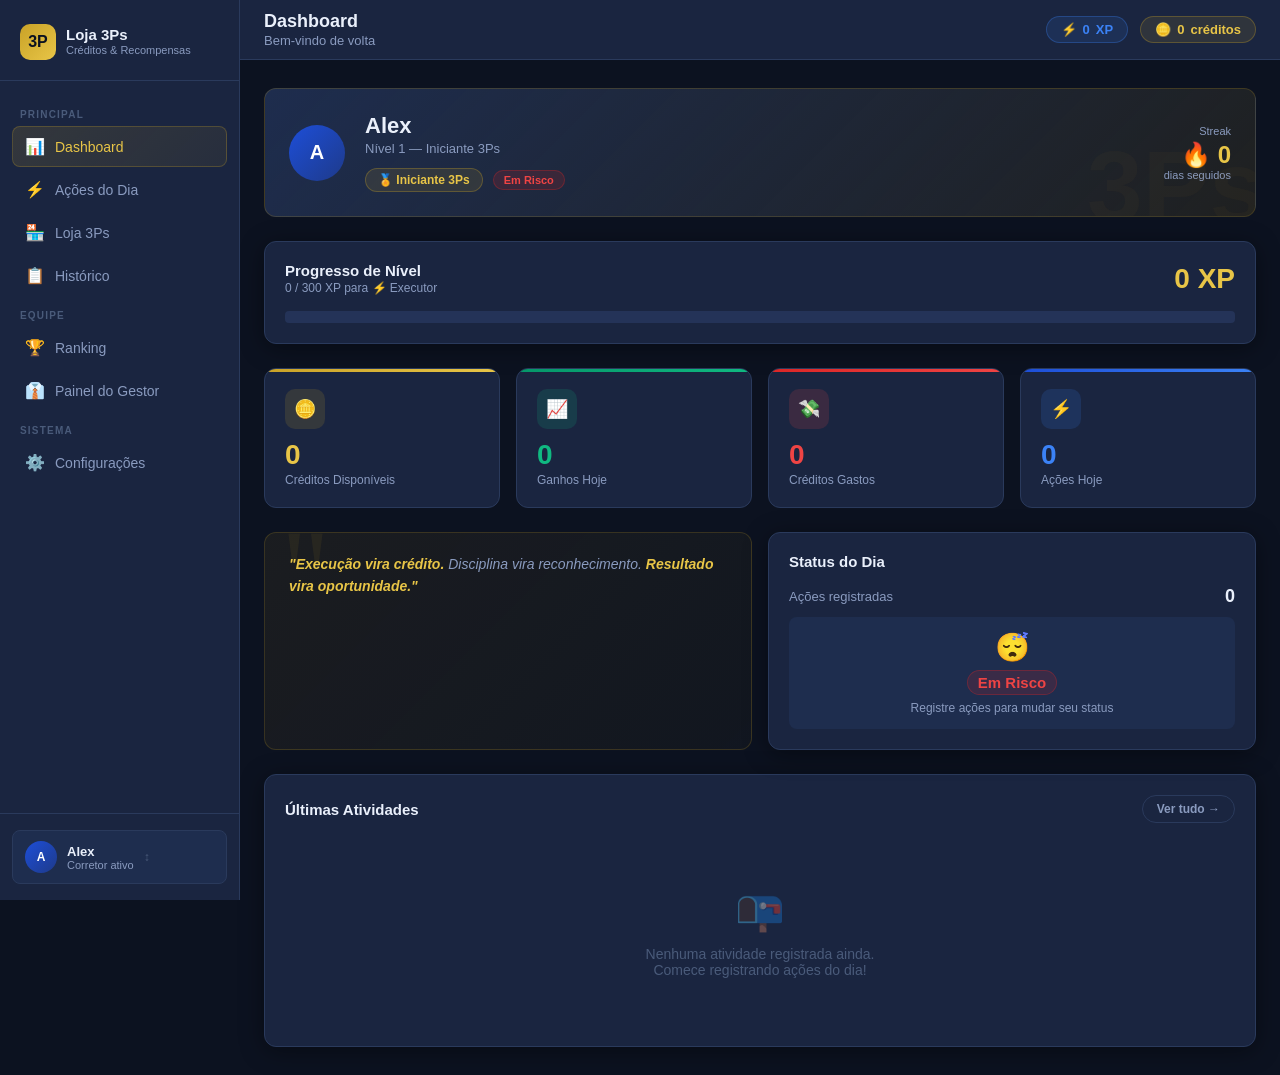
<file: loja-3ps.html>
<!DOCTYPE html>
<html lang="pt-BR">
<head>
<meta charset="UTF-8">
<meta name="viewport" content="width=device-width, initial-scale=1.0">
<title>Loja 3Ps — Créditos &amp; Recompensas</title>
<style>
:root {
  --bg: #0C1220;
  --bg2: #111827;
  --surface: #1A2540;
  --surface2: #1E2D4E;
  --surface3: #243358;
  --border: #2A3A5C;
  --border2: #364970;
  --gold: #C9A227;
  --gold-light: #E8C547;
  --gold-dim: #8B6F1A;
  --text: #EAF0FB;
  --text-muted: #8A9BBF;
  --text-dim: #4A5B7A;
  --blue: #1D4ED8;
  --blue-light: #3B82F6;
  --green: #059669;
  --green-light: #10B981;
  --red: #DC2626;
  --red-light: #EF4444;
  --orange: #D97706;
  --orange-light: #F59E0B;
  --purple: #7C3AED;
  --purple-light: #8B5CF6;
  --radius: 12px;
  --radius-sm: 8px;
  --shadow: 0 4px 24px rgba(0,0,0,0.4);
  --shadow-lg: 0 8px 48px rgba(0,0,0,0.6);
  --transition: all 0.2s ease;
}

* { box-sizing: border-box; margin: 0; padding: 0; }

body {
  font-family: -apple-system, BlinkMacSystemFont, 'Segoe UI', sans-serif;
  background: var(--bg);
  color: var(--text);
  min-height: 100vh;
  overflow-x: hidden;
}

/* ── SCROLLBAR ── */
::-webkit-scrollbar { width: 6px; height: 6px; }
::-webkit-scrollbar-track { background: var(--bg); }
::-webkit-scrollbar-thumb { background: var(--border2); border-radius: 3px; }

/* ── LAYOUT ── */
.app { display: flex; min-height: 100vh; }

/* ── SIDEBAR ── */
.sidebar {
  width: 240px;
  background: var(--surface);
  border-right: 1px solid var(--border);
  display: flex;
  flex-direction: column;
  position: fixed;
  top: 0; left: 0; bottom: 0;
  z-index: 100;
  transition: transform 0.3s ease;
}

.sidebar-logo {
  padding: 24px 20px 20px;
  border-bottom: 1px solid var(--border);
}

.logo-mark {
  display: flex; align-items: center; gap: 10px;
}

.logo-icon {
  width: 36px; height: 36px;
  background: linear-gradient(135deg, var(--gold), var(--gold-light));
  border-radius: 10px;
  display: flex; align-items: center; justify-content: center;
  font-weight: 900; font-size: 16px; color: #0C1220;
}

.logo-text { line-height: 1.2; }
.logo-text .brand { font-size: 15px; font-weight: 700; color: var(--text); }
.logo-text .sub { font-size: 11px; color: var(--text-muted); }

.sidebar-nav { flex: 1; padding: 16px 12px; overflow-y: auto; }

.nav-section-label {
  font-size: 10px; font-weight: 600; text-transform: uppercase;
  letter-spacing: 1.2px; color: var(--text-dim);
  padding: 12px 8px 6px;
}

.nav-item {
  display: flex; align-items: center; gap: 10px;
  padding: 10px 12px; border-radius: var(--radius-sm);
  cursor: pointer; color: var(--text-muted);
  font-size: 14px; font-weight: 500;
  transition: var(--transition);
  margin-bottom: 2px;
  border: 1px solid transparent;
}

.nav-item:hover { background: var(--surface2); color: var(--text); }

.nav-item.active {
  background: linear-gradient(135deg, rgba(201,162,39,0.15), rgba(201,162,39,0.08));
  color: var(--gold-light);
  border-color: rgba(201,162,39,0.25);
}

.nav-icon { font-size: 16px; width: 20px; text-align: center; }

.sidebar-footer {
  padding: 16px 12px;
  border-top: 1px solid var(--border);
}

.corretor-switch {
  display: flex; align-items: center; gap: 10px;
  padding: 10px 12px; border-radius: var(--radius-sm);
  background: var(--surface2);
  cursor: pointer;
  transition: var(--transition);
  border: 1px solid var(--border);
}

.corretor-switch:hover { border-color: var(--gold-dim); }

.avatar {
  width: 32px; height: 32px; border-radius: 50%;
  background: linear-gradient(135deg, var(--gold), var(--gold-dim));
  display: flex; align-items: center; justify-content: center;
  font-size: 12px; font-weight: 700; color: #0C1220;
  flex-shrink: 0;
}

.avatar.lg { width: 56px; height: 56px; font-size: 20px; }

.corretor-info .name { font-size: 13px; font-weight: 600; color: var(--text); }
.corretor-info .role { font-size: 11px; color: var(--text-muted); }

/* ── MAIN ── */
.main {
  margin-left: 240px;
  flex: 1;
  display: flex;
  flex-direction: column;
  min-height: 100vh;
}

/* ── TOPBAR ── */
.topbar {
  background: var(--surface);
  border-bottom: 1px solid var(--border);
  padding: 0 24px;
  height: 60px;
  display: flex; align-items: center; justify-content: space-between;
  position: sticky; top: 0; z-index: 50;
}

.topbar-left { display: flex; align-items: center; gap: 12px; }
.hamburger {
  display: none; cursor: pointer; padding: 6px;
  background: none; border: none; color: var(--text); font-size: 20px;
}

.page-title { font-size: 18px; font-weight: 700; }
.page-sub { font-size: 13px; color: var(--text-muted); margin-top: 1px; }

.topbar-right { display: flex; align-items: center; gap: 12px; }

.badge-credits {
  display: flex; align-items: center; gap: 6px;
  background: rgba(201,162,39,0.12);
  border: 1px solid rgba(201,162,39,0.3);
  border-radius: 20px; padding: 5px 14px;
  font-size: 13px; font-weight: 600; color: var(--gold-light);
}

.badge-xp {
  display: flex; align-items: center; gap: 6px;
  background: rgba(59,130,246,0.12);
  border: 1px solid rgba(59,130,246,0.3);
  border-radius: 20px; padding: 5px 14px;
  font-size: 13px; font-weight: 600; color: var(--blue-light);
}

/* ── CONTENT ── */
.content {
  flex: 1;
  padding: 28px 24px;
  max-width: 1280px;
  width: 100%;
}

/* ── PAGES ── */
.page { display: none; }
.page.active { display: block; }

/* ── CARDS ── */
.card {
  background: var(--surface);
  border: 1px solid var(--border);
  border-radius: var(--radius);
  padding: 20px;
  box-shadow: var(--shadow);
}

.card-header {
  display: flex; align-items: center; justify-content: space-between;
  margin-bottom: 16px;
}

.card-title { font-size: 15px; font-weight: 600; color: var(--text); }
.card-sub { font-size: 12px; color: var(--text-muted); margin-top: 2px; }

/* ── GRID ── */
.grid { display: grid; gap: 16px; }
.grid-4 { grid-template-columns: repeat(4, 1fr); }
.grid-3 { grid-template-columns: repeat(3, 1fr); }
.grid-2 { grid-template-columns: repeat(2, 1fr); }

/* ── STAT CARD ── */
.stat-card {
  background: var(--surface);
  border: 1px solid var(--border);
  border-radius: var(--radius);
  padding: 20px;
  position: relative; overflow: hidden;
}

.stat-card::before {
  content: '';
  position: absolute; top: 0; left: 0; right: 0; height: 3px;
}

.stat-card.gold::before { background: linear-gradient(90deg, var(--gold), var(--gold-light)); }
.stat-card.blue::before { background: linear-gradient(90deg, var(--blue), var(--blue-light)); }
.stat-card.green::before { background: linear-gradient(90deg, var(--green), var(--green-light)); }
.stat-card.red::before { background: linear-gradient(90deg, var(--red), var(--red-light)); }
.stat-card.purple::before { background: linear-gradient(90deg, var(--purple), var(--purple-light)); }
.stat-card.orange::before { background: linear-gradient(90deg, var(--orange), var(--orange-light)); }

.stat-icon {
  width: 40px; height: 40px; border-radius: 10px;
  display: flex; align-items: center; justify-content: center;
  font-size: 18px; margin-bottom: 12px;
}

.stat-icon.gold { background: rgba(201,162,39,0.15); }
.stat-icon.blue { background: rgba(59,130,246,0.15); }
.stat-icon.green { background: rgba(16,185,129,0.15); }
.stat-icon.red { background: rgba(239,68,68,0.15); }
.stat-icon.purple { background: rgba(139,92,246,0.15); }
.stat-icon.orange { background: rgba(245,158,11,0.15); }

.stat-value { font-size: 28px; font-weight: 800; line-height: 1; margin-bottom: 4px; }
.stat-label { font-size: 12px; color: var(--text-muted); font-weight: 500; }
.stat-delta { font-size: 12px; margin-top: 6px; }
.stat-delta.up { color: var(--green-light); }
.stat-delta.down { color: var(--red-light); }

/* ── PROGRESS ── */
.progress-wrap { margin: 8px 0; }
.progress-label {
  display: flex; justify-content: space-between;
  font-size: 12px; color: var(--text-muted); margin-bottom: 6px;
}

.progress-bar {
  height: 8px; background: var(--surface3);
  border-radius: 4px; overflow: hidden;
}

.progress-fill {
  height: 100%; border-radius: 4px;
  transition: width 0.5s ease;
  background: linear-gradient(90deg, var(--gold), var(--gold-light));
}

.progress-fill.blue { background: linear-gradient(90deg, var(--blue), var(--blue-light)); }
.progress-fill.green { background: linear-gradient(90deg, var(--green), var(--green-light)); }

/* ── LEVEL BADGE ── */
.level-badge {
  display: inline-flex; align-items: center; gap: 6px;
  background: rgba(201,162,39,0.12);
  border: 1px solid rgba(201,162,39,0.3);
  border-radius: 20px; padding: 4px 12px;
  font-size: 12px; font-weight: 600; color: var(--gold-light);
}

/* ── STATUS BADGE ── */
.status-badge {
  display: inline-flex; align-items: center; gap: 5px;
  border-radius: 20px; padding: 3px 10px; font-size: 11px; font-weight: 600;
}

.status-badge.em-risco { background: rgba(220,38,38,0.15); color: var(--red-light); border: 1px solid rgba(220,38,38,0.3); }
.status-badge.aquecendo { background: rgba(245,158,11,0.15); color: var(--orange-light); border: 1px solid rgba(245,158,11,0.3); }
.status-badge.produtivo { background: rgba(16,185,129,0.15); color: var(--green-light); border: 1px solid rgba(16,185,129,0.3); }
.status-badge.alta { background: rgba(59,130,246,0.15); color: var(--blue-light); border: 1px solid rgba(59,130,246,0.3); }
.status-badge.elite { background: rgba(201,162,39,0.15); color: var(--gold-light); border: 1px solid rgba(201,162,39,0.3); }

/* ── ACTION BUTTONS ── */
.action-grid { display: grid; grid-template-columns: repeat(auto-fill, minmax(240px, 1fr)); gap: 12px; }

.action-btn {
  background: var(--surface);
  border: 1px solid var(--border);
  border-radius: var(--radius);
  padding: 16px;
  cursor: pointer;
  transition: var(--transition);
  text-align: left;
  display: flex; align-items: center; gap: 14px;
  color: var(--text);
}

.action-btn:hover {
  border-color: var(--gold-dim);
  background: var(--surface2);
  transform: translateY(-1px);
  box-shadow: var(--shadow);
}

.action-btn:active { transform: translateY(0); }

.action-btn-icon {
  width: 42px; height: 42px; border-radius: 10px;
  display: flex; align-items: center; justify-content: center;
  font-size: 20px; flex-shrink: 0;
  background: var(--surface3);
}

.action-btn-info { flex: 1; }
.action-btn-name { font-size: 13px; font-weight: 600; margin-bottom: 4px; }
.action-btn-meta { display: flex; gap: 8px; }

.chip {
  font-size: 10px; font-weight: 700; padding: 2px 7px; border-radius: 10px;
}

.chip.xp { background: rgba(59,130,246,0.2); color: var(--blue-light); }
.chip.credits { background: rgba(201,162,39,0.2); color: var(--gold-light); }

/* ── SHOP ── */
.shop-filters { display: flex; gap: 8px; flex-wrap: wrap; margin-bottom: 20px; }

.filter-btn {
  padding: 6px 14px; border-radius: 20px; font-size: 12px; font-weight: 600;
  cursor: pointer; border: 1px solid var(--border);
  background: var(--surface); color: var(--text-muted);
  transition: var(--transition);
}

.filter-btn:hover { border-color: var(--gold-dim); color: var(--text); }

.filter-btn.active {
  background: rgba(201,162,39,0.12);
  border-color: rgba(201,162,39,0.4);
  color: var(--gold-light);
}

.shop-grid { display: grid; grid-template-columns: repeat(auto-fill, minmax(260px, 1fr)); gap: 16px; }

.reward-card {
  background: var(--surface);
  border: 1px solid var(--border);
  border-radius: var(--radius);
  padding: 20px;
  display: flex; flex-direction: column; gap: 12px;
  transition: var(--transition);
}

.reward-card:hover { border-color: var(--border2); transform: translateY(-2px); box-shadow: var(--shadow); }

.reward-header { display: flex; align-items: flex-start; justify-content: space-between; gap: 8px; }

.reward-icon { font-size: 28px; }

.reward-cat {
  font-size: 10px; font-weight: 700; text-transform: uppercase; letter-spacing: 0.8px;
  padding: 2px 8px; border-radius: 10px;
}

.reward-cat.reconhecimento { background: rgba(139,92,246,0.15); color: var(--purple-light); }
.reward-cat.beneficio { background: rgba(16,185,129,0.15); color: var(--green-light); }
.reward-cat.oportunidade { background: rgba(59,130,246,0.15); color: var(--blue-light); }
.reward-cat.desenvolvimento { background: rgba(245,158,11,0.15); color: var(--orange-light); }
.reward-cat.financeiro { background: rgba(201,162,39,0.15); color: var(--gold-light); }

.reward-name { font-size: 14px; font-weight: 700; }
.reward-desc { font-size: 12px; color: var(--text-muted); line-height: 1.5; }

.reward-footer {
  display: flex; align-items: center; justify-content: space-between;
  margin-top: auto; padding-top: 12px; border-top: 1px solid var(--border);
}

.reward-cost {
  display: flex; align-items: center; gap: 5px;
  font-size: 16px; font-weight: 800; color: var(--gold-light);
}

.reward-cost span { font-size: 12px; font-weight: 500; color: var(--text-muted); }

.btn {
  padding: 8px 18px; border-radius: var(--radius-sm);
  font-size: 13px; font-weight: 600; cursor: pointer;
  border: none; transition: var(--transition);
  display: inline-flex; align-items: center; gap: 6px;
}

.btn-gold {
  background: linear-gradient(135deg, var(--gold), var(--gold-light));
  color: #0C1220;
}

.btn-gold:hover { filter: brightness(1.1); transform: translateY(-1px); }

.btn-outline {
  background: transparent; border: 1px solid var(--border2);
  color: var(--text-muted);
}

.btn-outline:hover { border-color: var(--gold-dim); color: var(--text); background: var(--surface2); }

.btn-green { background: var(--green); color: #fff; }
.btn-green:hover { background: var(--green-light); }

.btn-red { background: var(--red); color: #fff; }
.btn-red:hover { background: var(--red-light); }

.btn-blue { background: var(--blue); color: #fff; }
.btn-blue:hover { background: var(--blue-light); }

.btn-sm { padding: 5px 12px; font-size: 12px; }
.btn-block { width: 100%; justify-content: center; }

.btn:disabled { opacity: 0.4; cursor: not-allowed; transform: none; filter: none; }

/* ── TABLE ── */
.table-wrap { overflow-x: auto; }

table { width: 100%; border-collapse: collapse; }

thead tr { border-bottom: 1px solid var(--border); }

th {
  text-align: left; font-size: 11px; font-weight: 600;
  text-transform: uppercase; letter-spacing: 0.8px;
  color: var(--text-dim); padding: 10px 14px;
}

td { padding: 12px 14px; font-size: 13px; border-bottom: 1px solid var(--border); }

tr:last-child td { border-bottom: none; }

tbody tr:hover { background: rgba(255,255,255,0.02); }

.amount-pos { color: var(--green-light); font-weight: 700; }
.amount-neg { color: var(--red-light); font-weight: 700; }

/* ── RANKING ── */
.rank-sort { display: flex; gap: 8px; flex-wrap: wrap; margin-bottom: 16px; }

.rank-card {
  background: var(--surface);
  border: 1px solid var(--border);
  border-radius: var(--radius);
  padding: 16px 20px;
  display: flex; align-items: center; gap: 16px;
  margin-bottom: 10px;
  transition: var(--transition);
}

.rank-card:hover { border-color: var(--border2); }
.rank-card.top1 { border-color: var(--gold-dim); background: linear-gradient(135deg, rgba(201,162,39,0.08), var(--surface)); }
.rank-card.top2 { border-color: rgba(160,160,160,0.3); }
.rank-card.top3 { border-color: rgba(180,120,60,0.3); }

.rank-pos {
  font-size: 22px; font-weight: 900; width: 36px; text-align: center; flex-shrink: 0;
}

.rank-pos.p1 { color: var(--gold-light); }
.rank-pos.p2 { color: #C0C0C0; }
.rank-pos.p3 { color: #CD7F32; }
.rank-pos.other { color: var(--text-dim); font-size: 16px; }

.rank-info { flex: 1; min-width: 0; }
.rank-name { font-size: 15px; font-weight: 700; }
.rank-level { font-size: 12px; color: var(--text-muted); margin-top: 2px; }

.rank-stats { display: flex; gap: 20px; }
.rank-stat { text-align: center; }
.rank-stat .val { font-size: 16px; font-weight: 700; }
.rank-stat .lbl { font-size: 10px; color: var(--text-muted); margin-top: 2px; }

/* ── TOAST ── */
.toast-container {
  position: fixed; bottom: 24px; right: 24px; z-index: 9999;
  display: flex; flex-direction: column; gap: 10px;
  pointer-events: none;
}

.toast {
  background: var(--surface);
  border: 1px solid var(--border);
  border-radius: var(--radius);
  padding: 14px 18px;
  min-width: 280px; max-width: 360px;
  box-shadow: var(--shadow-lg);
  animation: toastIn 0.3s ease;
  pointer-events: all;
  display: flex; align-items: flex-start; gap: 12px;
}

.toast.success { border-left: 3px solid var(--green-light); }
.toast.warning { border-left: 3px solid var(--orange-light); }
.toast.error { border-left: 3px solid var(--red-light); }
.toast.info { border-left: 3px solid var(--blue-light); }
.toast.gold { border-left: 3px solid var(--gold-light); }

.toast-icon { font-size: 20px; flex-shrink: 0; margin-top: 1px; }
.toast-content { flex: 1; }
.toast-title { font-size: 13px; font-weight: 700; margin-bottom: 2px; }
.toast-msg { font-size: 12px; color: var(--text-muted); }

@keyframes toastIn { from { opacity: 0; transform: translateX(20px); } to { opacity: 1; transform: translateX(0); } }
@keyframes toastOut { from { opacity: 1; } to { opacity: 0; transform: translateX(20px); } }
.toast.out { animation: toastOut 0.3s ease forwards; }

/* ── MODAL ── */
.modal-overlay {
  position: fixed; inset: 0; background: rgba(0,0,0,0.6);
  z-index: 1000; display: none; align-items: center; justify-content: center;
  padding: 20px;
}

.modal-overlay.open { display: flex; }

.modal {
  background: var(--surface);
  border: 1px solid var(--border);
  border-radius: var(--radius);
  padding: 28px;
  max-width: 440px; width: 100%;
  box-shadow: var(--shadow-lg);
  animation: modalIn 0.2s ease;
}

@keyframes modalIn { from { opacity: 0; transform: scale(0.95); } to { opacity: 1; transform: scale(1); } }

.modal-title { font-size: 17px; font-weight: 700; margin-bottom: 8px; }
.modal-sub { font-size: 13px; color: var(--text-muted); margin-bottom: 20px; }
.modal-actions { display: flex; gap: 10px; justify-content: flex-end; margin-top: 20px; }

/* ── FORM ── */
.form-group { margin-bottom: 16px; }
.form-label { font-size: 12px; font-weight: 600; color: var(--text-muted); margin-bottom: 6px; display: block; }

.form-input, .form-select {
  width: 100%; padding: 10px 14px;
  background: var(--bg2); border: 1px solid var(--border);
  border-radius: var(--radius-sm); color: var(--text);
  font-size: 14px; transition: var(--transition);
  appearance: none;
}

.form-input:focus, .form-select:focus {
  outline: none; border-color: var(--gold-dim);
  box-shadow: 0 0 0 3px rgba(201,162,39,0.1);
}

/* ── QUOTE CARD ── */
.quote-card {
  background: linear-gradient(135deg, rgba(201,162,39,0.08), rgba(201,162,39,0.03));
  border: 1px solid rgba(201,162,39,0.2);
  border-radius: var(--radius);
  padding: 20px 24px;
  position: relative;
  overflow: hidden;
}

.quote-card::before {
  content: '"';
  position: absolute; top: -20px; left: 16px;
  font-size: 120px; color: rgba(201,162,39,0.08);
  font-family: Georgia, serif; line-height: 1;
}

.quote-text { font-size: 14px; font-style: italic; color: var(--text-muted); line-height: 1.6; position: relative; }
.quote-text strong { color: var(--gold-light); }

/* ── DASHBOARD HERO ── */
.hero-card {
  background: linear-gradient(135deg, var(--surface2) 0%, rgba(201,162,39,0.1) 100%);
  border: 1px solid rgba(201,162,39,0.2);
  border-radius: var(--radius);
  padding: 24px;
  display: flex; align-items: center; gap: 20px;
  position: relative; overflow: hidden;
  margin-bottom: 24px;
}

.hero-card::after {
  content: '3Ps';
  position: absolute; right: -10px; bottom: -20px;
  font-size: 100px; font-weight: 900; color: rgba(201,162,39,0.04);
  line-height: 1;
}

.hero-info { flex: 1; }
.hero-name { font-size: 22px; font-weight: 800; }
.hero-title { font-size: 13px; color: var(--text-muted); margin-top: 2px; margin-bottom: 12px; }

/* ── STREAK ── */
.streak-wrap { display: flex; align-items: center; gap: 8px; }
.streak-dot {
  width: 10px; height: 10px; border-radius: 50%;
  background: var(--surface3);
}

.streak-dot.active { background: var(--gold-light); box-shadow: 0 0 8px var(--gold); }

/* ── MANAGER PANEL ── */
.request-item {
  background: var(--surface2);
  border: 1px solid var(--border);
  border-radius: var(--radius-sm);
  padding: 14px 16px;
  display: flex; align-items: center; gap: 14px;
  margin-bottom: 8px;
}

.request-info { flex: 1; }
.request-name { font-size: 13px; font-weight: 600; }
.request-meta { font-size: 12px; color: var(--text-muted); margin-top: 2px; }
.request-actions { display: flex; gap: 8px; }

/* ── SETTINGS ── */
.settings-section { margin-bottom: 28px; }
.settings-title { font-size: 15px; font-weight: 700; margin-bottom: 14px; padding-bottom: 10px; border-bottom: 1px solid var(--border); }

.select-corretor-grid { display: grid; grid-template-columns: repeat(auto-fill, minmax(160px, 1fr)); gap: 10px; }

.corretor-select-card {
  background: var(--surface);
  border: 2px solid var(--border);
  border-radius: var(--radius);
  padding: 16px;
  cursor: pointer;
  text-align: center;
  transition: var(--transition);
}

.corretor-select-card:hover { border-color: var(--gold-dim); }
.corretor-select-card.active { border-color: var(--gold); background: rgba(201,162,39,0.08); }
.corretor-select-card .avatar { margin: 0 auto 8px; }
.corretor-select-card .cname { font-size: 13px; font-weight: 600; }
.corretor-select-card .clevel { font-size: 11px; color: var(--text-muted); margin-top: 2px; }

/* ── DIVIDER ── */
.divider { height: 1px; background: var(--border); margin: 20px 0; }

/* ── EMPTY STATE ── */
.empty-state { text-align: center; padding: 48px 20px; color: var(--text-dim); }
.empty-state .icon { font-size: 40px; margin-bottom: 12px; opacity: 0.4; }
.empty-state p { font-size: 14px; }

/* ── MOBILE OVERLAY ── */
.sidebar-overlay {
  display: none; position: fixed; inset: 0;
  background: rgba(0,0,0,0.5); z-index: 99;
}

/* ── RESPONSIVE ── */
@media (max-width: 1024px) {
  .grid-4 { grid-template-columns: repeat(2, 1fr); }
  .rank-stats { gap: 12px; }
}

@media (max-width: 768px) {
  .sidebar { transform: translateX(-100%); }
  .sidebar.open { transform: translateX(0); }
  .sidebar-overlay.open { display: block; }
  .main { margin-left: 0; }
  .hamburger { display: block; }
  .grid-4 { grid-template-columns: repeat(2, 1fr); }
  .grid-3 { grid-template-columns: repeat(2, 1fr); }
  .grid-2 { grid-template-columns: 1fr; }
  .content { padding: 16px; }
  .topbar { padding: 0 16px; }
  .rank-stats { display: none; }
  .hero-card { flex-direction: column; align-items: flex-start; }
  .badge-credits, .badge-xp { display: none; }
  .action-grid { grid-template-columns: 1fr; }
}

@media (max-width: 480px) {
  .grid-4 { grid-template-columns: 1fr; }
  .grid-3 { grid-template-columns: 1fr; }
  .shop-grid { grid-template-columns: 1fr; }
}

/* ── PULSE ANIMATION ── */
@keyframes pulse { 0%,100% { opacity: 1; } 50% { opacity: 0.5; } }
.pulse { animation: pulse 2s ease infinite; }

/* ── GLOW ── */
.glow-gold { box-shadow: 0 0 20px rgba(201,162,39,0.3); }

/* ── APPROVAL PENDING ── */
.pending-tag {
  font-size: 10px; font-weight: 700; text-transform: uppercase;
  background: rgba(245,158,11,0.15); color: var(--orange-light);
  border: 1px solid rgba(245,158,11,0.3); border-radius: 10px;
  padding: 2px 8px;
}

.approved-tag {
  font-size: 10px; font-weight: 700; text-transform: uppercase;
  background: rgba(16,185,129,0.15); color: var(--green-light);
  border: 1px solid rgba(16,185,129,0.3); border-radius: 10px;
  padding: 2px 8px;
}

.refused-tag {
  font-size: 10px; font-weight: 700; text-transform: uppercase;
  background: rgba(220,38,38,0.15); color: var(--red-light);
  border: 1px solid rgba(220,38,38,0.3); border-radius: 10px;
  padding: 2px 8px;
}

.done-tag {
  font-size: 10px; font-weight: 700; text-transform: uppercase;
  background: rgba(16,185,129,0.1); color: var(--green-light);
  border: 1px solid rgba(16,185,129,0.2); border-radius: 10px;
  padding: 2px 8px;
}
</style>
</head>
<body>

<div class="app">
  <!-- SIDEBAR -->
  <aside class="sidebar" id="sidebar">
    <div class="sidebar-logo">
      <div class="logo-mark">
        <div class="logo-icon">3P</div>
        <div class="logo-text">
          <div class="brand">Loja 3Ps</div>
          <div class="sub">Créditos &amp; Recompensas</div>
        </div>
      </div>
    </div>
    <nav class="sidebar-nav">
      <div class="nav-section-label">Principal</div>
      <div class="nav-item active" onclick="navigate('dashboard')">
        <span class="nav-icon">📊</span> Dashboard
      </div>
      <div class="nav-item" onclick="navigate('acoes')">
        <span class="nav-icon">⚡</span> Ações do Dia
      </div>
      <div class="nav-item" onclick="navigate('loja')">
        <span class="nav-icon">🏪</span> Loja 3Ps
      </div>
      <div class="nav-item" onclick="navigate('historico')">
        <span class="nav-icon">📋</span> Histórico
      </div>
      <div class="nav-section-label">Equipe</div>
      <div class="nav-item" onclick="navigate('ranking')">
        <span class="nav-icon">🏆</span> Ranking
      </div>
      <div class="nav-item" onclick="navigate('gestor')">
        <span class="nav-icon">👔</span> Painel do Gestor
      </div>
      <div class="nav-section-label">Sistema</div>
      <div class="nav-item" onclick="navigate('config')">
        <span class="nav-icon">⚙️</span> Configurações
      </div>
    </nav>
    <div class="sidebar-footer">
      <div class="corretor-switch" onclick="navigate('config')">
        <div class="avatar" id="sidebar-avatar">AL</div>
        <div class="corretor-info">
          <div class="name" id="sidebar-name">Alex</div>
          <div class="role">Corretor ativo</div>
        </div>
        <span style="color:var(--text-dim);font-size:12px;">↕</span>
      </div>
    </div>
  </aside>
  <div class="sidebar-overlay" id="sidebar-overlay" onclick="closeSidebar()"></div>

  <!-- MAIN -->
  <div class="main">
    <!-- TOPBAR -->
    <div class="topbar">
      <div class="topbar-left">
        <button class="hamburger" onclick="toggleSidebar()">☰</button>
        <div>
          <div class="page-title" id="topbar-title">Dashboard</div>
          <div class="page-sub" id="topbar-sub">Bem-vindo de volta</div>
        </div>
      </div>
      <div class="topbar-right">
        <div class="badge-xp">⚡ <span id="topbar-xp">0</span> XP</div>
        <div class="badge-credits">🪙 <span id="topbar-credits">0</span> créditos</div>
      </div>
    </div>

    <!-- CONTENT -->
    <div class="content">

      <!-- ═══ DASHBOARD ═══ -->
      <div class="page active" id="page-dashboard">
        <div class="hero-card" id="hero-card">
          <div class="avatar lg" id="hero-avatar">AL</div>
          <div class="hero-info">
            <div class="hero-name" id="hero-name">Alex</div>
            <div class="hero-title" id="hero-level-label">Nível 1 — Iniciante 3Ps</div>
            <div style="display:flex;align-items:center;gap:10px;flex-wrap:wrap;">
              <div class="level-badge" id="hero-level-badge">🏅 Iniciante 3Ps</div>
              <div class="status-badge em-risco" id="hero-status-badge">Em Risco</div>
            </div>
          </div>
          <div style="text-align:right;flex-shrink:0;">
            <div style="font-size:11px;color:var(--text-muted);margin-bottom:4px;">Streak</div>
            <div style="font-size:24px;font-weight:800;color:var(--gold-light);" id="hero-streak">🔥 0</div>
            <div style="font-size:11px;color:var(--text-muted);">dias seguidos</div>
          </div>
        </div>

        <div class="card" style="margin-bottom:24px;">
          <div class="card-header">
            <div>
              <div class="card-title">Progresso de Nível</div>
              <div class="card-sub" id="xp-progress-label">0 / 300 XP para o próximo nível</div>
            </div>
            <div style="font-size:28px;font-weight:900;color:var(--gold-light);" id="hero-xp-val">0</div>
          </div>
          <div class="progress-bar" style="height:12px;">
            <div class="progress-fill" id="xp-progress-bar" style="width:0%"></div>
          </div>
        </div>

        <div class="grid grid-4" style="margin-bottom:24px;">
          <div class="stat-card gold">
            <div class="stat-icon gold">🪙</div>
            <div class="stat-value" id="stat-credits" style="color:var(--gold-light);">0</div>
            <div class="stat-label">Créditos Disponíveis</div>
          </div>
          <div class="stat-card green">
            <div class="stat-icon green">📈</div>
            <div class="stat-value" id="stat-ganhos-hoje" style="color:var(--green-light);">0</div>
            <div class="stat-label">Ganhos Hoje</div>
          </div>
          <div class="stat-card red">
            <div class="stat-icon red">💸</div>
            <div class="stat-value" id="stat-gastos" style="color:var(--red-light);">0</div>
            <div class="stat-label">Créditos Gastos</div>
          </div>
          <div class="stat-card blue">
            <div class="stat-icon blue">⚡</div>
            <div class="stat-value" id="stat-acoes-hoje" style="color:var(--blue-light);">0</div>
            <div class="stat-label">Ações Hoje</div>
          </div>
        </div>

        <div class="grid grid-2" style="margin-bottom:24px;">
          <div class="quote-card">
            <div class="quote-text">
              <strong>"Execução vira crédito.</strong> Disciplina vira reconhecimento. <strong>Resultado vira oportunidade."</strong>
            </div>
          </div>
          <div class="card">
            <div class="card-header">
              <div class="card-title">Status do Dia</div>
            </div>
            <div style="display:flex;flex-direction:column;gap:10px;">
              <div style="display:flex;align-items:center;justify-content:space-between;">
                <span style="font-size:13px;color:var(--text-muted);">Ações registradas</span>
                <span style="font-size:18px;font-weight:800;" id="dash-acoes-cnt">0</span>
              </div>
              <div id="status-indicator" style="padding:14px;border-radius:var(--radius-sm);background:var(--surface2);text-align:center;">
                <div style="font-size:22px;margin-bottom:4px;">😴</div>
                <div style="font-size:14px;font-weight:700;color:var(--red-light);">Em Risco</div>
                <div style="font-size:11px;color:var(--text-muted);margin-top:4px;">Registre ações para mudar seu status</div>
              </div>
            </div>
          </div>
        </div>

        <div class="card">
          <div class="card-header">
            <div class="card-title">Últimas Atividades</div>
            <span class="filter-btn" onclick="navigate('historico')" style="cursor:pointer;font-size:12px;">Ver tudo →</span>
          </div>
          <div id="dash-history-list">
            <div class="empty-state">
              <div class="icon">📭</div>
              <p>Nenhuma atividade registrada ainda.<br>Comece registrando ações do dia!</p>
            </div>
          </div>
        </div>
      </div>

      <!-- ═══ AÇÕES ═══ -->
      <div class="page" id="page-acoes">
        <div style="display:flex;align-items:center;justify-content:space-between;margin-bottom:20px;flex-wrap:wrap;gap:10px;">
          <div>
            <div style="font-size:20px;font-weight:800;">Registre suas ações</div>
            <div style="font-size:13px;color:var(--text-muted);margin-top:2px;">
              "O que não está registrado, não gera cultura."
            </div>
          </div>
          <div style="display:flex;gap:10px;align-items:center;">
            <div style="font-size:13px;color:var(--text-muted);">Ações hoje:</div>
            <div style="font-size:24px;font-weight:800;color:var(--blue-light);" id="acoes-contador">0</div>
          </div>
        </div>

        <div style="margin-bottom:16px;">
          <div class="card" style="background:rgba(245,158,11,0.06);border-color:rgba(245,158,11,0.2);">
            <div style="display:flex;align-items:center;gap:10px;font-size:13px;color:var(--orange-light);">
              <span>⚠️</span>
              <span>Anti-abuso ativo: abordagens (máx. 50/dia) e follow-ups (máx. 30/dia). As demais ações são monitoradas para excessos.</span>
            </div>
          </div>
        </div>

        <div class="action-grid" id="action-grid">
          <!-- Preenchido por JS -->
        </div>
      </div>

      <!-- ═══ LOJA ═══ -->
      <div class="page" id="page-loja">
        <div style="display:flex;align-items:center;justify-content:space-between;margin-bottom:20px;flex-wrap:wrap;gap:10px;">
          <div>
            <div style="font-size:20px;font-weight:800;">Loja 3Ps</div>
            <div style="font-size:13px;color:var(--text-muted);margin-top:2px;">
              "Premiamos comportamento, não apenas resultado."
            </div>
          </div>
          <div class="badge-credits" style="display:flex;">🪙 <span id="loja-credits-val">0</span> disponíveis</div>
        </div>

        <div class="shop-filters">
          <button class="filter-btn active" onclick="filterShop('all', this)">Todos</button>
          <button class="filter-btn" onclick="filterShop('reconhecimento', this)">🏅 Reconhecimento</button>
          <button class="filter-btn" onclick="filterShop('beneficio', this)">🎁 Benefício</button>
          <button class="filter-btn" onclick="filterShop('oportunidade', this)">🚀 Oportunidade</button>
          <button class="filter-btn" onclick="filterShop('desenvolvimento', this)">📚 Desenvolvimento</button>
          <button class="filter-btn" onclick="filterShop('financeiro', this)">💰 Financeiro</button>
        </div>

        <div class="shop-grid" id="shop-grid">
          <!-- Preenchido por JS -->
        </div>
      </div>

      <!-- ═══ HISTÓRICO ═══ -->
      <div class="page" id="page-historico">
        <div style="margin-bottom:20px;">
          <div style="font-size:20px;font-weight:800;">Histórico de Créditos</div>
          <div style="font-size:13px;color:var(--text-muted);margin-top:2px;">Registro completo de todas as movimentações</div>
        </div>
        <div class="card">
          <div class="table-wrap">
            <table>
              <thead>
                <tr>
                  <th>Data</th>
                  <th>Tipo</th>
                  <th>Descrição</th>
                  <th>XP</th>
                  <th>Créditos</th>
                  <th>Saldo</th>
                  <th>Status</th>
                </tr>
              </thead>
              <tbody id="historico-tbody">
                <tr>
                  <td colspan="7" style="text-align:center;color:var(--text-dim);padding:32px;">Nenhuma movimentação registrada</td>
                </tr>
              </tbody>
            </table>
          </div>
        </div>
      </div>

      <!-- ═══ RANKING ═══ -->
      <div class="page" id="page-ranking">
        <div style="display:flex;align-items:center;justify-content:space-between;margin-bottom:20px;flex-wrap:wrap;gap:10px;">
          <div>
            <div style="font-size:20px;font-weight:800;">Ranking da Equipe</div>
            <div style="font-size:13px;color:var(--text-muted);margin-top:2px;">
              "O corretor 3Ps cria oportunidade."
            </div>
          </div>
        </div>
        <div class="rank-sort">
          <span style="font-size:12px;color:var(--text-muted);align-self:center;">Ordenar por:</span>
          <button class="filter-btn active" onclick="sortRanking('xp', this)">XP Total</button>
          <button class="filter-btn" onclick="sortRanking('creditos', this)">Créditos</button>
          <button class="filter-btn" onclick="sortRanking('hoje', this)">Ganhos Hoje</button>
          <button class="filter-btn" onclick="sortRanking('acoes', this)">Ações Hoje</button>
        </div>
        <div id="ranking-list"><!-- Preenchido por JS --></div>
      </div>

      <!-- ═══ GESTOR ═══ -->
      <div class="page" id="page-gestor">
        <div style="margin-bottom:20px;">
          <div style="font-size:20px;font-weight:800;">Painel do Gestor</div>
          <div style="font-size:13px;color:var(--text-muted);margin-top:2px;">Visão consolidada e gestão de recompensas</div>
        </div>

        <div class="grid grid-4" style="margin-bottom:24px;">
          <div class="stat-card green">
            <div class="stat-icon green">📈</div>
            <div class="stat-value" id="g-gerados" style="color:var(--green-light);">0</div>
            <div class="stat-label">Créditos Gerados</div>
          </div>
          <div class="stat-card red">
            <div class="stat-icon red">💸</div>
            <div class="stat-value" id="g-gastos" style="color:var(--red-light);">0</div>
            <div class="stat-label">Créditos Gastos</div>
          </div>
          <div class="stat-card blue">
            <div class="stat-icon blue">🎁</div>
            <div class="stat-value" id="g-resgates" style="color:var(--blue-light);">0</div>
            <div class="stat-label">Resgates Total</div>
          </div>
          <div class="stat-card orange">
            <div class="stat-icon orange">⏳</div>
            <div class="stat-value" id="g-pendentes" style="color:var(--orange-light);">0</div>
            <div class="stat-label">Aguardando Aprovação</div>
          </div>
        </div>

        <div class="grid grid-2" style="margin-bottom:24px;">
          <div class="stat-card gold">
            <div class="stat-icon gold">💰</div>
            <div style="font-size:13px;color:var(--text-muted);margin-bottom:6px;">Custo Est. Premiações Financeiras</div>
            <div class="stat-value" id="g-custo" style="color:var(--gold-light);font-size:22px;">R$ 0</div>
          </div>
          <div class="card">
            <div class="card-title" style="margin-bottom:12px;">Destaques da Equipe</div>
            <div style="display:flex;flex-direction:column;gap:8px;">
              <div style="display:flex;justify-content:space-between;font-size:13px;">
                <span style="color:var(--text-muted);">🪙 Mais créditos:</span>
                <span id="g-top-credits" style="font-weight:700;">—</span>
              </div>
              <div style="display:flex;justify-content:space-between;font-size:13px;">
                <span style="color:var(--text-muted);">⚡ Mais execução hoje:</span>
                <span id="g-top-acoes" style="font-weight:700;">—</span>
              </div>
              <div style="display:flex;justify-content:space-between;font-size:13px;">
                <span style="color:var(--text-muted);">🏆 Maior XP:</span>
                <span id="g-top-xp" style="font-weight:700;">—</span>
              </div>
            </div>
          </div>
        </div>

        <div class="card">
          <div class="card-header">
            <div>
              <div class="card-title">Solicitações de Resgate</div>
              <div class="card-sub">Recompensas acima de 1.000 créditos aguardando aprovação</div>
            </div>
          </div>
          <div id="solicitacoes-list">
            <div class="empty-state">
              <div class="icon">✅</div>
              <p>Nenhuma solicitação pendente</p>
            </div>
          </div>
        </div>
      </div>

      <!-- ═══ CONFIG ═══ -->
      <div class="page" id="page-config">
        <div style="margin-bottom:20px;">
          <div style="font-size:20px;font-weight:800;">Configurações</div>
          <div style="font-size:13px;color:var(--text-muted);margin-top:2px;">Gerencie o sistema e os dados</div>
        </div>

        <div class="settings-section">
          <div class="settings-title">Corretor Ativo</div>
          <div class="select-corretor-grid" id="corretor-selector"></div>
        </div>

        <div class="settings-section">
          <div class="settings-title">Editar Corretor Ativo</div>
          <div class="grid grid-2">
            <div class="form-group">
              <label class="form-label">Créditos iniciais</label>
              <input class="form-input" type="number" id="cfg-credits" placeholder="Ex: 0">
            </div>
            <div class="form-group">
              <label class="form-label">XP inicial</label>
              <input class="form-input" type="number" id="cfg-xp" placeholder="Ex: 0">
            </div>
          </div>
          <button class="btn btn-gold" onclick="applyConfig()">Aplicar alterações</button>
        </div>

        <div class="divider"></div>

        <div class="settings-section">
          <div class="settings-title">Simulações e Reset</div>
          <div style="display:flex;gap:10px;flex-wrap:wrap;">
            <button class="btn btn-blue" onclick="simularSemana()">🎲 Simular Semana de Teste</button>
            <button class="btn btn-outline" onclick="resetarDados()">🗑️ Resetar Todos os Dados</button>
          </div>
          <div style="font-size:12px;color:var(--text-dim);margin-top:10px;">
            A simulação gera dados realistas para os 4 corretores incluindo XP, créditos, ações e resgates pendentes.
          </div>
        </div>

        <div class="divider"></div>

        <div class="card" style="background:rgba(201,162,39,0.04);border-color:rgba(201,162,39,0.15);">
          <div class="card-title" style="margin-bottom:16px;color:var(--gold-light);">Sistema de Níveis</div>
          <div style="display:flex;flex-direction:column;gap:8px;">
            <div style="display:flex;align-items:center;justify-content:space-between;font-size:13px;">
              <span>🏅 Nível 1 — Iniciante 3Ps</span><span style="color:var(--text-muted);">0 XP</span>
            </div>
            <div style="display:flex;align-items:center;justify-content:space-between;font-size:13px;">
              <span>⚡ Nível 2 — Executor</span><span style="color:var(--text-muted);">300 XP</span>
            </div>
            <div style="display:flex;align-items:center;justify-content:space-between;font-size:13px;">
              <span>🔍 Nível 3 — Prospector</span><span style="color:var(--text-muted);">800 XP</span>
            </div>
            <div style="display:flex;align-items:center;justify-content:space-between;font-size:13px;">
              <span>💼 Nível 4 — Consultor</span><span style="color:var(--text-muted);">1.500 XP</span>
            </div>
            <div style="display:flex;align-items:center;justify-content:space-between;font-size:13px;">
              <span>🎯 Nível 5 — Especialista</span><span style="color:var(--text-muted);">2.500 XP</span>
            </div>
            <div style="display:flex;align-items:center;justify-content:space-between;font-size:13px;">
              <span>🚀 Nível 6 — Alta Performance</span><span style="color:var(--text-muted);">4.000 XP</span>
            </div>
            <div style="display:flex;align-items:center;justify-content:space-between;font-size:13px;">
              <span>👑 Nível 7 — Elite 3Ps</span><span style="color:var(--text-muted);">6.000 XP</span>
            </div>
          </div>
        </div>
      </div>

    </div><!-- /content -->
  </div><!-- /main -->
</div><!-- /app -->

<!-- TOAST CONTAINER -->
<div class="toast-container" id="toast-container"></div>

<!-- MODAL GENÉRICO -->
<div class="modal-overlay" id="modal-overlay">
  <div class="modal" id="modal-box">
    <div class="modal-title" id="modal-title">Título</div>
    <div class="modal-sub" id="modal-sub">Subtítulo</div>
    <div id="modal-body"></div>
    <div class="modal-actions">
      <button class="btn btn-outline" onclick="closeModal()">Cancelar</button>
      <button class="btn btn-gold" id="modal-confirm" onclick="confirmModal()">Confirmar</button>
    </div>
  </div>
</div>

<script>
/* ══════════════════════════════════════════════════
   DADOS ESTÁTICOS
══════════════════════════════════════════════════ */
const LEVELS = [
  { nivel: 1, nome: 'Iniciante 3Ps', xpMin: 0,    xpMax: 300,  icone: '🏅' },
  { nivel: 2, nome: 'Executor',       xpMin: 300,  xpMax: 800,  icone: '⚡' },
  { nivel: 3, nome: 'Prospector',     xpMin: 800,  xpMax: 1500, icone: '🔍' },
  { nivel: 4, nome: 'Consultor',      xpMin: 1500, xpMax: 2500, icone: '💼' },
  { nivel: 5, nome: 'Especialista',   xpMin: 2500, xpMax: 4000, icone: '🎯' },
  { nivel: 6, nome: 'Alta Performance',xpMin: 4000, xpMax: 6000, icone: '🚀' },
  { nivel: 7, nome: 'Elite 3Ps',      xpMin: 6000, xpMax: Infinity, icone: '👑' },
];

const ACOES = [
  { id: 'abordagem',     nome: 'Fiz abordagem válida',        icone: '📞', xp: 5,   creditos: 1,  limite: 50 },
  { id: 'followup',      nome: 'Fiz follow-up registrado',    icone: '🔁', xp: 8,   creditos: 2,  limite: 30 },
  { id: 'leadRespondeu', nome: 'Lead respondeu',              icone: '💬', xp: 10,  creditos: 3,  limite: null },
  { id: 'qualificou',    nome: 'Qualifiquei um lead',         icone: '✅', xp: 15,  creditos: 5,  limite: null },
  { id: 'agendou',       nome: 'Agendei reunião',             icone: '📅', xp: 30,  creditos: 10, limite: null },
  { id: 'apresentacao',  nome: 'Fiz apresentação',            icone: '🖥️', xp: 40,  creditos: 15, limite: null },
  { id: 'proposta',      nome: 'Enviei proposta',             icone: '📄', xp: 60,  creditos: 25, limite: null },
  { id: 'negociacao',    nome: 'Negociação ativa',            icone: '🤝', xp: 70,  creditos: 30, limite: null },
  { id: 'venda',         nome: 'Fechei venda',                icone: '🏆', xp: 200, creditos: 100,limite: null },
  { id: 'estudo',        nome: 'Estudei empreendimento',      icone: '📚', xp: 20,  creditos: 10, limite: null },
  { id: 'aprendizado',   nome: 'Compartilhei aprendizado útil',icone: '💡', xp: 25,  creditos: 20, limite: null },
  { id: 'ajuda',         nome: 'Ajudei outro corretor',       icone: '🙌', xp: 25,  creditos: 20, limite: null },
];

const RECOMPENSAS = [
  // Reconhecimento
  { id: 'r1',  cat: 'reconhecimento', nome: 'Destaque no mural da equipe',    desc: 'Seu nome e conquista exibidos no mural físico e digital da equipe esta semana.',           custo: 200,  icone: '🏅' },
  { id: 'r2',  cat: 'reconhecimento', nome: 'Certificado de execução',         desc: 'Certificado digital de Corretor da Semana, validado pela gestão.',                         custo: 300,  icone: '📜' },
  { id: 'r3',  cat: 'reconhecimento', nome: 'Post de reconhecimento interno',  desc: 'Post de destaque nos canais internos da equipe celebrando sua performance.',               custo: 400,  icone: '📣' },
  // Benefício
  { id: 'r4',  cat: 'beneficio',      nome: 'Café da vitória',                 desc: 'Um café especial por conta da imobiliária. Pequeno gesto, grande reconhecimento.',         custo: 150,  icone: '☕' },
  { id: 'r5',  cat: 'beneficio',      nome: 'Vale lanche',                     desc: 'Vale refeição leve para uso no intervalo. Seu merecido break.',                            custo: 500,  icone: '🥪' },
  { id: 'r6',  cat: 'beneficio',      nome: 'Vale almoço',                     desc: 'Almoço por conta da empresa em restaurante parceiro.',                                      custo: 1200, icone: '🍽️' },
  // Oportunidade
  { id: 'r7',  cat: 'oportunidade',   nome: 'Prioridade em lead novo (1 dia)', desc: 'Você recebe o próximo lead qualificado antes dos demais, por um dia completo.',           custo: 500,  icone: '🎯' },
  { id: 'r8',  cat: 'oportunidade',   nome: 'Escolher plantão estratégico',    desc: 'Prioridade na escolha de turno de plantão na semana de sua preferência.',                 custo: 800,  icone: '📆' },
  { id: 'r9',  cat: 'oportunidade',   nome: 'Escolher produto para campanha',  desc: 'Você define o produto que será destaque na próxima campanha da equipe.',                  custo: 1000, icone: '🏠' },
  { id: 'r10', cat: 'oportunidade',   nome: 'Participar de campanha premium',  desc: 'Acesso exclusivo à campanha premium do mês com leads qualificados e material diferenciado.',custo: 1500, icone: '🚀' },
  // Desenvolvimento
  { id: 'r11', cat: 'desenvolvimento',nome: 'Mentoria individual (30 min)',    desc: 'Sessão 1:1 com o gestor ou mentor da equipe para evolução no seu processo de vendas.',    custo: 700,  icone: '🧭' },
  { id: 'r12', cat: 'desenvolvimento',nome: 'Revisão de atendimento',          desc: 'O gestor revisa e dá feedback detalhado sobre seu último atendimento registrado.',         custo: 900,  icone: '🔎' },
  { id: 'r13', cat: 'desenvolvimento',nome: 'Treinamento avançado exclusivo',  desc: 'Acesso a treinamento premium ou workshop externo por conta da imobiliária.',              custo: 1500, icone: '📚' },
  // Financeiro
  { id: 'r14', cat: 'financeiro',     nome: 'Bônus simbólico',                 desc: 'Gratificação financeira simbólica pela disciplina e resultado da semana.',                custo: 2000, icone: '💵' },
  { id: 'r15', cat: 'financeiro',     nome: 'Vale-presente',                   desc: 'Vale-presente em loja parceira. Você escolhe o que aproveitar.',                          custo: 3000, icone: '🎁' },
  { id: 'r16', cat: 'financeiro',     nome: 'Premiação mensal especial',       desc: 'Reconhecimento financeiro especial para o corretor com maior execução disciplinada no mês.',custo: 5000, icone: '🏆' },
];

const CUSTO_FINANCEIRO = { r14: 150, r15: 300, r16: 800 };

/* ══════════════════════════════════════════════════
   ESTADO GLOBAL
══════════════════════════════════════════════════ */
let state = null;
let currentPage = 'dashboard';
let shopFilter = 'all';
let rankSort = 'xp';
let modalCallback = null;

const DEFAULT_CORRETORES = [
  { id: 'alex',    nome: 'Alex',    xp: 0, creditos: 0, creditosGanhosHoje: 0, creditosGastos: 0, acoesHoje: 0, streak: 0, historico: [], limitesHoje: {} },
  { id: 'leide',   nome: 'Leide',   xp: 0, creditos: 0, creditosGanhosHoje: 0, creditosGastos: 0, acoesHoje: 0, streak: 0, historico: [], limitesHoje: {} },
  { id: 'eliane',  nome: 'Eliane',  xp: 0, creditos: 0, creditosGanhosHoje: 0, creditosGastos: 0, acoesHoje: 0, streak: 0, historico: [], limitesHoje: {} },
  { id: 'giovani', nome: 'Giovani', xp: 0, creditos: 0, creditosGanhosHoje: 0, creditosGastos: 0, acoesHoje: 0, streak: 0, historico: [], limitesHoje: {} },
];

/* ══════════════════════════════════════════════════
   PERSISTÊNCIA
══════════════════════════════════════════════════ */
function loadState() {
  try {
    const raw = localStorage.getItem('loja3ps_v2');
    if (raw) state = JSON.parse(raw);
    else initDefaultState();
  } catch(e) { initDefaultState(); }
}

function saveState() {
  localStorage.setItem('loja3ps_v2', JSON.stringify(state));
}

function initDefaultState() {
  state = {
    corretorAtivoId: 'alex',
    corretores: JSON.parse(JSON.stringify(DEFAULT_CORRETORES)),
    solicitacoes: [],
    dataHoje: today(),
  };
  saveState();
}

function today() {
  return new Date().toISOString().slice(0, 10);
}

function checkDayReset() {
  if (state.dataHoje !== today()) {
    state.dataHoje = today();
    state.corretores.forEach(c => {
      if (c.acoesHoje > 0) c.streak = (c.streak || 0) + 1;
      c.creditosGanhosHoje = 0;
      c.acoesHoje = 0;
      c.limitesHoje = {};
    });
    saveState();
  }
}

/* ══════════════════════════════════════════════════
   HELPERS
══════════════════════════════════════════════════ */
function getCorretor(id) {
  return state.corretores.find(c => c.id === (id || state.corretorAtivoId));
}

function getAtivo() { return getCorretor(state.corretorAtivoId); }

function getLevel(xp) {
  for (let i = LEVELS.length - 1; i >= 0; i--) {
    if (xp >= LEVELS[i].xpMin) return LEVELS[i];
  }
  return LEVELS[0];
}

function getStatusDia(acoes) {
  if (acoes === 0) return { label: 'Em Risco',       cls: 'em-risco', emoji: '😴', desc: 'Registre ações para mudar seu status' };
  if (acoes <= 2)  return { label: 'Aquecendo',       cls: 'aquecendo', emoji: '🔥', desc: 'Continue! Você está ganhando ritmo' };
  if (acoes <= 5)  return { label: 'Dia Produtivo',   cls: 'produtivo', emoji: '💪', desc: 'Ótimo trabalho! Dia produtivo confirmado' };
  if (acoes <= 8)  return { label: 'Alta Performance',cls: 'alta',      emoji: '⚡', desc: 'Impressionante! Você está em Alta Performance' };
  return           { label: 'Elite do Dia',   cls: 'elite',     emoji: '👑', desc: 'ELITE! Performance máxima atingida hoje' };
}

function fmtDate(iso) {
  if (!iso) return '—';
  const d = new Date(iso);
  return d.toLocaleDateString('pt-BR', { day:'2-digit', month:'2-digit', year:'2-digit', hour:'2-digit', minute:'2-digit' });
}

function initials(nome) {
  return nome.split(' ').map(n => n[0]).join('').slice(0, 2).toUpperCase();
}

function avatarColors(nome) {
  const colors = [
    ['#C9A227','#8B6F1A'],['#1D4ED8','#1e3a8a'],
    ['#059669','#064e3b'],['#7C3AED','#4c1d95'],
  ];
  const idx = nome.charCodeAt(0) % colors.length;
  return `background:linear-gradient(135deg,${colors[idx][0]},${colors[idx][1]});color:#fff`;
}

/* ══════════════════════════════════════════════════
   NAVEGAÇÃO
══════════════════════════════════════════════════ */
const PAGE_TITLES = {
  dashboard: ['Dashboard', 'Visão geral do seu desempenho'],
  acoes: ['Ações do Dia', 'Registre e ganhe créditos'],
  loja: ['Loja 3Ps', 'Resgate suas recompensas'],
  historico: ['Histórico', 'Movimentações de créditos'],
  ranking: ['Ranking', 'Performance da equipe'],
  gestor: ['Painel do Gestor', 'Controle e aprovações'],
  config: ['Configurações', 'Personalizar sistema'],
};

function navigate(page) {
  document.querySelectorAll('.page').forEach(p => p.classList.remove('active'));
  document.querySelectorAll('.nav-item').forEach(n => n.classList.remove('active'));

  document.getElementById('page-' + page).classList.add('active');
  document.querySelectorAll('.nav-item').forEach(n => {
    if (n.textContent.toLowerCase().includes(PAGE_TITLES[page][0].toLowerCase().slice(0,4)))
      n.classList.add('active');
  });

  const [title, sub] = PAGE_TITLES[page];
  document.getElementById('topbar-title').textContent = title;
  document.getElementById('topbar-sub').textContent = sub;

  currentPage = page;
  closeSidebar();
  renderPage(page);
}

function renderPage(page) {
  switch(page) {
    case 'dashboard': renderDashboard(); break;
    case 'acoes': renderAcoes(); break;
    case 'loja': renderLoja(); break;
    case 'historico': renderHistorico(); break;
    case 'ranking': renderRanking(); break;
    case 'gestor': renderGestor(); break;
    case 'config': renderConfig(); break;
  }
}

function toggleSidebar() {
  document.getElementById('sidebar').classList.toggle('open');
  document.getElementById('sidebar-overlay').classList.toggle('open');
}

function closeSidebar() {
  document.getElementById('sidebar').classList.remove('open');
  document.getElementById('sidebar-overlay').classList.remove('open');
}

/* ══════════════════════════════════════════════════
   TOPBAR UPDATE
══════════════════════════════════════════════════ */
function updateTopbar() {
  const c = getAtivo();
  document.getElementById('topbar-xp').textContent = c.xp.toLocaleString('pt-BR');
  document.getElementById('topbar-credits').textContent = c.creditos.toLocaleString('pt-BR');
  document.getElementById('sidebar-name').textContent = c.nome;
  document.getElementById('sidebar-avatar').textContent = initials(c.nome);
  document.getElementById('sidebar-avatar').style.cssText = avatarColors(c.nome);
}

/* ══════════════════════════════════════════════════
   RENDER DASHBOARD
══════════════════════════════════════════════════ */
function renderDashboard() {
  const c = getAtivo();
  const level = getLevel(c.xp);
  const nextLevel = LEVELS.find(l => l.nivel === level.nivel + 1);
  const status = getStatusDia(c.acoesHoje);

  // Hero
  document.getElementById('hero-avatar').textContent = initials(c.nome);
  document.getElementById('hero-avatar').style.cssText = avatarColors(c.nome);
  document.getElementById('hero-name').textContent = c.nome;
  document.getElementById('hero-level-label').textContent = `Nível ${level.nivel} — ${level.nome}`;
  document.getElementById('hero-level-badge').textContent = `${level.icone} ${level.nome}`;
  document.getElementById('hero-status-badge').textContent = status.label;
  document.getElementById('hero-status-badge').className = `status-badge ${status.cls}`;
  document.getElementById('hero-streak').textContent = `🔥 ${c.streak || 0}`;

  // XP progress
  document.getElementById('hero-xp-val').textContent = c.xp.toLocaleString('pt-BR') + ' XP';
  if (nextLevel) {
    const pct = Math.min(100, Math.round(((c.xp - level.xpMin) / (nextLevel.xpMin - level.xpMin)) * 100));
    document.getElementById('xp-progress-label').textContent =
      `${(c.xp - level.xpMin).toLocaleString('pt-BR')} / ${(nextLevel.xpMin - level.xpMin).toLocaleString('pt-BR')} XP para ${nextLevel.icone} ${nextLevel.nome}`;
    document.getElementById('xp-progress-bar').style.width = pct + '%';
  } else {
    document.getElementById('xp-progress-label').textContent = '🏆 Nível máximo atingido!';
    document.getElementById('xp-progress-bar').style.width = '100%';
  }

  // Stats
  document.getElementById('stat-credits').textContent = c.creditos.toLocaleString('pt-BR');
  document.getElementById('stat-ganhos-hoje').textContent = c.creditosGanhosHoje.toLocaleString('pt-BR');
  document.getElementById('stat-gastos').textContent = c.creditosGastos.toLocaleString('pt-BR');
  document.getElementById('stat-acoes-hoje').textContent = c.acoesHoje;
  document.getElementById('dash-acoes-cnt').textContent = c.acoesHoje;

  // Status indicator
  document.getElementById('status-indicator').innerHTML = `
    <div style="font-size:28px;margin-bottom:6px;">${status.emoji}</div>
    <div style="font-size:15px;font-weight:700;" class="status-badge ${status.cls}" style="display:inline-flex;">${status.label}</div>
    <div style="font-size:12px;color:var(--text-muted);margin-top:6px;">${status.desc}</div>
  `;

  // Last 5 activities
  const hist = [...c.historico].reverse().slice(0, 5);
  const listEl = document.getElementById('dash-history-list');
  if (hist.length === 0) {
    listEl.innerHTML = `<div class="empty-state"><div class="icon">📭</div><p>Nenhuma atividade registrada ainda.<br>Comece registrando ações do dia!</p></div>`;
  } else {
    listEl.innerHTML = hist.map(h => `
      <div style="display:flex;align-items:center;gap:12px;padding:10px 0;border-bottom:1px solid var(--border);">
        <div style="font-size:22px;">${h.tipo === 'ganho' ? '📈' : '🛍️'}</div>
        <div style="flex:1;min-width:0;">
          <div style="font-size:13px;font-weight:600;white-space:nowrap;overflow:hidden;text-overflow:ellipsis;">${h.desc}</div>
          <div style="font-size:11px;color:var(--text-muted);">${fmtDate(h.data)}</div>
        </div>
        <div style="text-align:right;flex-shrink:0;">
          <div style="font-size:13px;font-weight:700;" class="${h.creditos >= 0 ? 'amount-pos' : 'amount-neg'}">${h.creditos >= 0 ? '+' : ''}${h.creditos}</div>
          ${h.xp ? `<div style="font-size:11px;color:var(--blue-light);">+${h.xp} XP</div>` : ''}
        </div>
      </div>
    `).join('');
  }

  updateTopbar();
}

/* ══════════════════════════════════════════════════
   RENDER AÇÕES
══════════════════════════════════════════════════ */
function renderAcoes() {
  const c = getAtivo();
  document.getElementById('acoes-contador').textContent = c.acoesHoje;

  const grid = document.getElementById('action-grid');
  grid.innerHTML = ACOES.map(a => {
    const count = (c.limitesHoje && c.limitesHoje[a.id]) || 0;
    const limitado = a.limite && count >= a.limite;
    const aviso = !a.limite && count > 5;
    return `
    <button class="action-btn" onclick="registrarAcao('${a.id}')" ${limitado ? 'disabled' : ''}>
      <div class="action-btn-icon">${a.icone}</div>
      <div class="action-btn-info">
        <div class="action-btn-name">${a.nome}</div>
        <div class="action-btn-meta">
          <span class="chip xp">+${a.xp} XP</span>
          <span class="chip credits">+${a.creditos} créditos</span>
        </div>
        ${a.limite ? `<div style="font-size:10px;color:${limitado ? 'var(--red-light)' : 'var(--text-dim)'};margin-top:4px;">${limitado ? '⛔ Limite diário atingido' : `${count}/${a.limite} hoje`}</div>` : ''}
        ${aviso ? `<div style="font-size:10px;color:var(--orange-light);margin-top:4px;">⚠️ ${count} registros hoje</div>` : ''}
      </div>
    </button>`;
  }).join('');

  updateTopbar();
}

/* ══════════════════════════════════════════════════
   REGISTRAR AÇÃO
══════════════════════════════════════════════════ */
function registrarAcao(id) {
  const acao = ACOES.find(a => a.id === id);
  if (!acao) return;

  const c = getAtivo();
  if (!c.limitesHoje) c.limitesHoje = {};
  const count = c.limitesHoje[id] || 0;

  if (acao.limite && count >= acao.limite) {
    showToast('warning', '⚠️ Limite diário', `Você atingiu o limite de ${acao.limite}x por dia para esta ação.`);
    return;
  }

  // Aviso excesso (sem limite hard)
  const aviso = !acao.limite && count > 5;

  c.xp += acao.xp;
  c.creditos += acao.creditos;
  c.creditosGanhosHoje += acao.creditos;
  c.acoesHoje = (c.acoesHoje || 0) + 1;
  c.limitesHoje[id] = count + 1;

  const entrada = {
    id: Date.now(),
    data: new Date().toISOString(),
    tipo: 'ganho',
    desc: acao.nome,
    xp: acao.xp,
    creditos: acao.creditos,
    saldo: c.creditos,
    status: 'concluido',
  };

  c.historico.push(entrada);
  saveState();

  if (aviso) {
    showToast('warning', '⚠️ Atenção', `Você já registrou "${acao.nome}" ${count + 1}x hoje. Use com responsabilidade.`);
  } else {
    showToast('gold', `${acao.icone} Ação registrada!`, `+${acao.xp} XP &nbsp;·&nbsp; +${acao.creditos} créditos`);
  }

  checkLevelUp(c, acao.xp);
  renderAcoes();
  updateTopbar();
}

function checkLevelUp(c, xpAdded) {
  const antes = getLevel(c.xp - xpAdded);
  const depois = getLevel(c.xp);
  if (depois.nivel > antes.nivel) {
    setTimeout(() => showToast('success', `🎉 Subiu de nível!`, `Você é agora ${depois.icone} ${depois.nome}!`), 600);
  }
}

/* ══════════════════════════════════════════════════
   RENDER LOJA
══════════════════════════════════════════════════ */
function renderLoja() {
  const c = getAtivo();
  document.getElementById('loja-credits-val').textContent = c.creditos.toLocaleString('pt-BR');

  const filtered = shopFilter === 'all' ? RECOMPENSAS : RECOMPENSAS.filter(r => r.cat === shopFilter);

  document.getElementById('shop-grid').innerHTML = filtered.map(r => {
    const canBuy = c.creditos >= r.custo;
    const needApproval = r.custo >= 1000;
    return `
    <div class="reward-card">
      <div class="reward-header">
        <span class="reward-icon">${r.icone}</span>
        <span class="reward-cat ${r.cat}">${catLabel(r.cat)}</span>
      </div>
      <div class="reward-name">${r.nome}</div>
      <div class="reward-desc">${r.desc}</div>
      ${needApproval ? `<div style="font-size:11px;color:var(--orange-light);display:flex;align-items:center;gap:4px;"><span>⏳</span> Requer aprovação do gestor</div>` : ''}
      <div class="reward-footer">
        <div class="reward-cost">🪙 ${r.custo.toLocaleString('pt-BR')} <span>créditos</span></div>
        <button class="btn btn-sm ${canBuy ? 'btn-gold' : 'btn-outline'}" onclick="resgatar('${r.id}')" ${canBuy ? '' : 'title="Créditos insuficientes"'}>
          ${canBuy ? 'Resgatar' : '🔒 Insuficiente'}
        </button>
      </div>
    </div>`;
  }).join('');
}

function catLabel(cat) {
  const m = { reconhecimento:'Reconhecimento', beneficio:'Benefício', oportunidade:'Oportunidade', desenvolvimento:'Desenvolvimento', financeiro:'Financeiro' };
  return m[cat] || cat;
}

function filterShop(cat, btn) {
  shopFilter = cat;
  document.querySelectorAll('.shop-filters .filter-btn').forEach(b => b.classList.remove('active'));
  btn.classList.add('active');
  renderLoja();
}

/* ══════════════════════════════════════════════════
   RESGATAR
══════════════════════════════════════════════════ */
function resgatar(id) {
  const r = RECOMPENSAS.find(x => x.id === id);
  if (!r) return;
  const c = getAtivo();

  if (c.creditos < r.custo) {
    showToast('error', '🔒 Créditos insuficientes', `Você precisa de ${r.custo.toLocaleString('pt-BR')} créditos. Você tem ${c.creditos.toLocaleString('pt-BR')}.`);
    return;
  }

  const needApproval = r.custo >= 1000;

  openModal(
    `Resgatar: ${r.nome}`,
    needApproval
      ? `Esta recompensa custa ${r.custo.toLocaleString('pt-BR')} créditos e requer aprovação do gestor.`
      : `Deseja resgatar esta recompensa por ${r.custo.toLocaleString('pt-BR')} créditos?`,
    `<div style="background:var(--bg2);border-radius:var(--radius-sm);padding:16px;text-align:center;">
      <div style="font-size:32px;margin-bottom:8px;">${r.icone}</div>
      <div style="font-weight:700;margin-bottom:4px;">${r.nome}</div>
      <div style="font-size:12px;color:var(--text-muted);">${r.desc}</div>
      <div style="margin-top:12px;color:var(--gold-light);font-weight:700;">🪙 ${r.custo.toLocaleString('pt-BR')} créditos</div>
      ${needApproval ? `<div style="margin-top:8px;" class="pending-tag">Aguardando aprovação do gestor</div>` : ''}
    </div>`,
    () => confirmarResgate(id)
  );
}

function confirmarResgate(id) {
  const r = RECOMPENSAS.find(x => x.id === id);
  if (!r) return;
  const c = getAtivo();

  if (c.creditos < r.custo) {
    showToast('error', '🔒 Erro', 'Créditos insuficientes no momento do resgate.');
    return;
  }

  const needApproval = r.custo >= 1000;
  const status = needApproval ? 'pendente' : 'concluido';

  c.creditos -= r.custo;
  c.creditosGastos = (c.creditosGastos || 0) + r.custo;

  const entrada = {
    id: Date.now(),
    data: new Date().toISOString(),
    tipo: 'resgate',
    desc: `Resgate: ${r.nome}`,
    xp: 0,
    creditos: -r.custo,
    saldo: c.creditos,
    status,
    recompensaId: r.id,
    recompensaNome: r.nome,
  };

  c.historico.push(entrada);

  if (needApproval) {
    state.solicitacoes.push({
      id: Date.now(),
      corretorId: c.id,
      corretorNome: c.nome,
      recompensaId: r.id,
      recompensaNome: r.nome,
      recompensaIcone: r.icone,
      custo: r.custo,
      status: 'pendente',
      data: new Date().toISOString(),
      historicId: entrada.id,
    });
    showToast('warning', '⏳ Solicitação enviada', `"${r.nome}" aguarda aprovação do gestor.`);
  } else {
    showToast('success', `${r.icone} Resgatado!`, `"${r.nome}" resgatada com sucesso!`);
  }

  saveState();
  renderLoja();
  updateTopbar();
}

/* ══════════════════════════════════════════════════
   RENDER HISTÓRICO
══════════════════════════════════════════════════ */
function renderHistorico() {
  const c = getAtivo();
  const tbody = document.getElementById('historico-tbody');
  const hist = [...c.historico].reverse();

  if (hist.length === 0) {
    tbody.innerHTML = `<tr><td colspan="7" style="text-align:center;color:var(--text-dim);padding:32px;">Nenhuma movimentação registrada</td></tr>`;
    return;
  }

  tbody.innerHTML = hist.map(h => `
    <tr>
      <td style="white-space:nowrap;color:var(--text-muted);">${fmtDate(h.data)}</td>
      <td><span style="font-size:11px;padding:2px 8px;border-radius:10px;${h.tipo === 'ganho' ? 'background:rgba(16,185,129,0.1);color:var(--green-light)' : 'background:rgba(239,68,68,0.1);color:var(--red-light)'};">${h.tipo === 'ganho' ? '📈 Ganho' : '🛍️ Resgate'}</span></td>
      <td>${h.desc}</td>
      <td>${h.xp ? `<span class="chip xp">+${h.xp} XP</span>` : '—'}</td>
      <td class="${h.creditos >= 0 ? 'amount-pos' : 'amount-neg'}">${h.creditos >= 0 ? '+' : ''}${h.creditos.toLocaleString('pt-BR')}</td>
      <td style="font-weight:700;">🪙 ${h.saldo.toLocaleString('pt-BR')}</td>
      <td>${statusTag(h.status)}</td>
    </tr>
  `).join('');
}

function statusTag(status) {
  const m = {
    concluido: '<span class="done-tag">Concluído</span>',
    pendente: '<span class="pending-tag">Aguardando</span>',
    aprovado: '<span class="approved-tag">Aprovado</span>',
    recusado: '<span class="refused-tag">Recusado</span>',
  };
  return m[status] || status;
}

/* ══════════════════════════════════════════════════
   RENDER RANKING
══════════════════════════════════════════════════ */
function renderRanking() {
  const sorted = [...state.corretores].sort((a, b) => {
    if (rankSort === 'xp') return b.xp - a.xp;
    if (rankSort === 'creditos') return b.creditos - a.creditos;
    if (rankSort === 'hoje') return (b.creditosGanhosHoje || 0) - (a.creditosGanhosHoje || 0);
    if (rankSort === 'acoes') return (b.acoesHoje || 0) - (a.acoesHoje || 0);
    return 0;
  });

  document.getElementById('ranking-list').innerHTML = sorted.map((c, i) => {
    const pos = i + 1;
    const level = getLevel(c.xp);
    const status = getStatusDia(c.acoesHoje || 0);
    const posClass = pos === 1 ? 'p1' : pos === 2 ? 'p2' : pos === 3 ? 'p3' : 'other';
    const cardClass = pos === 1 ? 'top1' : pos === 2 ? 'top2' : pos === 3 ? 'top3' : '';
    const medal = pos === 1 ? '🥇' : pos === 2 ? '🥈' : pos === 3 ? '🥉' : pos;

    return `
    <div class="rank-card ${cardClass}">
      <div class="rank-pos ${posClass}">${medal}</div>
      <div class="avatar" style="${avatarColors(c.nome)}">${initials(c.nome)}</div>
      <div class="rank-info">
        <div style="display:flex;align-items:center;gap:8px;flex-wrap:wrap;">
          <div class="rank-name">${c.nome}</div>
          ${c.id === state.corretorAtivoId ? '<span style="font-size:10px;background:rgba(201,162,39,0.15);color:var(--gold-light);border:1px solid rgba(201,162,39,0.3);border-radius:10px;padding:1px 7px;">Você</span>' : ''}
        </div>
        <div style="display:flex;align-items:center;gap:8px;margin-top:4px;flex-wrap:wrap;">
          <span class="level-badge" style="font-size:10px;padding:2px 8px;">${level.icone} ${level.nome}</span>
          <span class="status-badge ${status.cls}" style="font-size:10px;">${status.label}</span>
        </div>
      </div>
      <div class="rank-stats">
        <div class="rank-stat">
          <div class="val" style="color:var(--blue-light);">${c.xp.toLocaleString('pt-BR')}</div>
          <div class="lbl">XP Total</div>
        </div>
        <div class="rank-stat">
          <div class="val" style="color:var(--gold-light);">${c.creditos.toLocaleString('pt-BR')}</div>
          <div class="lbl">Créditos</div>
        </div>
        <div class="rank-stat">
          <div class="val" style="color:var(--green-light);">${(c.creditosGanhosHoje || 0).toLocaleString('pt-BR')}</div>
          <div class="lbl">Ganhos Hoje</div>
        </div>
        <div class="rank-stat">
          <div class="val">${c.acoesHoje || 0}</div>
          <div class="lbl">Ações Hoje</div>
        </div>
      </div>
    </div>`;
  }).join('');
}

function sortRanking(by, btn) {
  rankSort = by;
  document.querySelectorAll('.rank-sort .filter-btn').forEach(b => b.classList.remove('active'));
  btn.classList.add('active');
  renderRanking();
}

/* ══════════════════════════════════════════════════
   RENDER GESTOR
══════════════════════════════════════════════════ */
function renderGestor() {
  const cs = state.corretores;

  const gerados = cs.reduce((s, c) => s + c.historico.filter(h => h.tipo === 'ganho').reduce((a, h) => a + h.creditos, 0), 0);
  const gastos = cs.reduce((s, c) => s + (c.creditosGastos || 0), 0);
  const resgates = cs.reduce((s, c) => s + c.historico.filter(h => h.tipo === 'resgate').length, 0);
  const pendentes = state.solicitacoes.filter(s => s.status === 'pendente').length;

  const custFin = state.solicitacoes
    .filter(s => s.status !== 'recusado' && CUSTO_FINANCEIRO[s.recompensaId])
    .reduce((acc, s) => acc + (CUSTO_FINANCEIRO[s.recompensaId] || 0), 0);

  document.getElementById('g-gerados').textContent = gerados.toLocaleString('pt-BR');
  document.getElementById('g-gastos').textContent = gastos.toLocaleString('pt-BR');
  document.getElementById('g-resgates').textContent = resgates;
  document.getElementById('g-pendentes').textContent = pendentes;
  document.getElementById('g-custo').textContent = 'R$ ' + custFin.toLocaleString('pt-BR');

  const topCredits = [...cs].sort((a, b) => b.creditos - a.creditos)[0];
  const topAcoes = [...cs].sort((a, b) => (b.acoesHoje || 0) - (a.acoesHoje || 0))[0];
  const topXp = [...cs].sort((a, b) => b.xp - a.xp)[0];

  document.getElementById('g-top-credits').textContent = `${topCredits.nome} (${topCredits.creditos.toLocaleString('pt-BR')})`;
  document.getElementById('g-top-acoes').textContent = `${topAcoes.nome} (${topAcoes.acoesHoje || 0} ações)`;
  document.getElementById('g-top-xp').textContent = `${topXp.nome} (${topXp.xp.toLocaleString('pt-BR')} XP)`;

  // Solicitações
  const pend = state.solicitacoes.filter(s => s.status === 'pendente');
  const listEl = document.getElementById('solicitacoes-list');

  if (pend.length === 0) {
    listEl.innerHTML = `<div class="empty-state"><div class="icon">✅</div><p>Nenhuma solicitação pendente</p></div>`;
  } else {
    listEl.innerHTML = pend.map(s => `
      <div class="request-item">
        <div style="font-size:28px;">${s.recompensaIcone}</div>
        <div class="request-info">
          <div class="request-name">${s.recompensaNome}</div>
          <div class="request-meta">${s.corretorNome} · 🪙 ${s.custo.toLocaleString('pt-BR')} créditos · ${fmtDate(s.data)}</div>
        </div>
        <span class="pending-tag">Pendente</span>
        <div class="request-actions">
          <button class="btn btn-sm btn-green" onclick="aprovarSolicitacao(${s.id})">✓ Aprovar</button>
          <button class="btn btn-sm btn-red" onclick="recusarSolicitacao(${s.id})">✗ Recusar</button>
        </div>
      </div>
    `).join('');
  }
}

function aprovarSolicitacao(id) {
  const sol = state.solicitacoes.find(s => s.id === id);
  if (!sol || sol.status !== 'pendente') return;
  sol.status = 'aprovado';

  const c = getCorretor(sol.corretorId);
  const h = c.historico.find(x => x.id === sol.historicId);
  if (h) h.status = 'aprovado';

  saveState();
  showToast('success', '✅ Aprovado', `Resgate de "${sol.recompensaNome}" aprovado para ${sol.corretorNome}.`);
  renderGestor();
}

function recusarSolicitacao(id) {
  const sol = state.solicitacoes.find(s => s.id === id);
  if (!sol || sol.status !== 'pendente') return;
  sol.status = 'recusado';

  const c = getCorretor(sol.corretorId);
  // Devolver créditos
  c.creditos += sol.custo;
  c.creditosGastos = Math.max(0, (c.creditosGastos || 0) - sol.custo);

  const h = c.historico.find(x => x.id === sol.historicId);
  if (h) h.status = 'recusado';

  c.historico.push({
    id: Date.now(),
    data: new Date().toISOString(),
    tipo: 'ganho',
    desc: `Estorno: ${sol.recompensaNome} (recusado)`,
    xp: 0,
    creditos: sol.custo,
    saldo: c.creditos,
    status: 'concluido',
  });

  saveState();
  showToast('warning', '❌ Recusado', `Resgate recusado. ${sol.custo.toLocaleString('pt-BR')} créditos devolvidos para ${sol.corretorNome}.`);
  renderGestor();
  updateTopbar();
}

/* ══════════════════════════════════════════════════
   RENDER CONFIG
══════════════════════════════════════════════════ */
function renderConfig() {
  const selector = document.getElementById('corretor-selector');
  selector.innerHTML = state.corretores.map(c => {
    const level = getLevel(c.xp);
    const isAtivo = c.id === state.corretorAtivoId;
    return `
    <div class="corretor-select-card ${isAtivo ? 'active' : ''}" onclick="setCorretorAtivo('${c.id}')">
      <div class="avatar" style="${avatarColors(c.nome)}">${initials(c.nome)}</div>
      <div class="cname">${c.nome}</div>
      <div class="clevel">${level.icone} ${level.nome}</div>
      ${isAtivo ? '<div style="font-size:10px;color:var(--gold-light);margin-top:4px;">● Ativo</div>' : ''}
    </div>`;
  }).join('');

  const c = getAtivo();
  document.getElementById('cfg-credits').value = c.creditos;
  document.getElementById('cfg-xp').value = c.xp;
}

function setCorretorAtivo(id) {
  state.corretorAtivoId = id;
  saveState();
  updateTopbar();
  renderConfig();
  showToast('info', '👤 Corretor alterado', `Agora você está vendo o perfil de ${getAtivo().nome}.`);
}

function applyConfig() {
  const c = getAtivo();
  const newCredits = parseInt(document.getElementById('cfg-credits').value) || 0;
  const newXp = parseInt(document.getElementById('cfg-xp').value) || 0;
  c.creditos = Math.max(0, newCredits);
  c.xp = Math.max(0, newXp);
  saveState();
  updateTopbar();
  showToast('success', '✅ Salvo', 'Dados do corretor atualizados.');
}

function resetarDados() {
  openModal(
    '⚠️ Resetar todos os dados',
    'Esta ação é irreversível. Todos os dados de todos os corretores serão apagados.',
    `<div style="background:rgba(220,38,38,0.1);border:1px solid rgba(220,38,38,0.3);border-radius:var(--radius-sm);padding:14px;font-size:13px;color:var(--red-light);">
      Todos os créditos, XP, histórico, resgates e solicitações serão removidos permanentemente.
    </div>`,
    () => {
      initDefaultState();
      loadState();
      updateTopbar();
      renderConfig();
      showToast('info', '🗑️ Dados resetados', 'O sistema foi limpo com sucesso.');
    }
  );
}

/* ══════════════════════════════════════════════════
   SIMULAR SEMANA
══════════════════════════════════════════════════ */
function simularSemana() {
  openModal(
    '🎲 Simular Semana de Teste',
    'Gera dados realistas para os 4 corretores: XP, créditos, ações e solicitações pendentes.',
    `<div style="font-size:13px;color:var(--text-muted);line-height:1.6;">
      Serão gerados:<br>
      ✦ Dados de performance distintos por corretor<br>
      ✦ Histórico de ações variado<br>
      ✦ Créditos e XP acumulados<br>
      ✦ Pelo menos 2 solicitações aguardando aprovação<br><br>
      <strong style="color:var(--orange-light);">Atenção: dados atuais serão substituídos.</strong>
    </div>`,
    () => executarSimulacao()
  );
}

function executarSimulacao() {
  // Reset
  state.corretores = JSON.parse(JSON.stringify(DEFAULT_CORRETORES));
  state.solicitacoes = [];

  const cenarios = [
    { id: 'alex',    xp: 3840, creditos: 1250, creditosGanhosHoje: 320, creditosGastos: 800, acoesHoje: 8, streak: 5 },
    { id: 'leide',   xp: 2200, creditos: 780,  creditosGanhosHoje: 155, creditosGastos: 420, acoesHoje: 5, streak: 3 },
    { id: 'eliane',  xp: 4600, creditos: 2100, creditosGanhosHoje: 480, creditosGastos: 1500,acoesHoje: 11,streak: 7 },
    { id: 'giovani', xp: 980,  creditos: 310,  creditosGanhosHoje: 80,  creditosGastos: 190, acoesHoje: 3, streak: 1 },
  ];

  cenarios.forEach(cen => {
    const c = getCorretor(cen.id);
    c.xp = cen.xp;
    c.creditos = cen.creditos;
    c.creditosGanhosHoje = cen.creditosGanhosHoje;
    c.creditosGastos = cen.creditosGastos;
    c.acoesHoje = cen.acoesHoje;
    c.streak = cen.streak;
    c.limitesHoje = {};

    // Histórico simulado
    const agora = new Date();
    const hist = [];
    let saldo = 0;

    const addEntry = (dias, acao, xp, cr) => {
      const d = new Date(agora);
      d.setDate(d.getDate() - dias);
      saldo += cr;
      hist.push({ id: d.getTime() + Math.random(), data: d.toISOString(), tipo: cr > 0 ? 'ganho' : 'resgate', desc: acao, xp: xp > 0 ? xp : 0, creditos: cr, saldo, status: 'concluido' });
    };

    // Ações da semana
    addEntry(6, 'Fiz abordagem válida', 5, 1);
    addEntry(6, 'Fiz follow-up registrado', 8, 2);
    addEntry(5, 'Qualifiquei um lead', 15, 5);
    addEntry(5, 'Agendei reunião', 30, 10);
    addEntry(4, 'Fiz apresentação', 40, 15);
    addEntry(4, 'Enviei proposta', 60, 25);
    addEntry(3, 'Negociação ativa', 70, 30);
    if (cen.xp > 3000) addEntry(2, 'Fechei venda', 200, 100);
    addEntry(2, 'Estudei empreendimento', 20, 10);
    addEntry(1, 'Compartilhei aprendizado útil', 25, 20);
    addEntry(0, 'Fiz abordagem válida', 5, 1);
    addEntry(0, 'Lead respondeu', 10, 3);

    c.historico = hist;
  });

  // Resgates simples
  const eliane = getCorretor('eliane');
  addResgate(eliane, 'r4', 150);
  addResgate(eliane, 'r5', 500);

  const alex = getCorretor('alex');
  addResgate(alex, 'r1', 200);

  // Solicitações pendentes (custo >= 1000)
  criarSolicitacaoPendente('eliane', 'r9');  // 1000 créditos
  criarSolicitacaoPendente('alex', 'r11');   // 700 — abaixo de 1000, usar r6
  criarSolicitacaoPendente('eliane', 'r10'); // 1500 créditos

  saveState();
  updateTopbar();
  renderConfig();
  navigate('dashboard');
  showToast('success', '🎲 Simulação concluída!', 'Dados de teste carregados com sucesso.');
}

function addResgate(c, rid, custo) {
  c.creditos -= custo;
  c.creditosGastos = (c.creditosGastos || 0) + custo;
  const r = RECOMPENSAS.find(x => x.id === rid);
  c.historico.push({
    id: Date.now() + Math.random(),
    data: new Date(Date.now() - 86400000 * 2).toISOString(),
    tipo: 'resgate', desc: `Resgate: ${r ? r.nome : rid}`,
    xp: 0, creditos: -custo, saldo: c.creditos, status: 'concluido',
    recompensaId: rid,
  });
}

function criarSolicitacaoPendente(cid, rid) {
  const c = getCorretor(cid);
  const r = RECOMPENSAS.find(x => x.id === rid);
  if (!r || c.creditos < r.custo) return;

  c.creditos -= r.custo;
  c.creditosGastos = (c.creditosGastos || 0) + r.custo;

  const hId = Date.now() + Math.random();
  c.historico.push({
    id: hId,
    data: new Date().toISOString(),
    tipo: 'resgate', desc: `Resgate: ${r.nome}`,
    xp: 0, creditos: -r.custo, saldo: c.creditos, status: 'pendente',
    recompensaId: r.id,
  });

  state.solicitacoes.push({
    id: Date.now() + Math.random(),
    corretorId: c.id, corretorNome: c.nome,
    recompensaId: r.id, recompensaNome: r.nome, recompensaIcone: r.icone,
    custo: r.custo, status: 'pendente',
    data: new Date().toISOString(),
    historicId: hId,
  });
}

/* ══════════════════════════════════════════════════
   TOAST
══════════════════════════════════════════════════ */
function showToast(type, title, msg) {
  const icons = { success:'✅', warning:'⚠️', error:'❌', info:'ℹ️', gold:'🪙' };
  const container = document.getElementById('toast-container');
  const el = document.createElement('div');
  el.className = `toast ${type}`;
  el.innerHTML = `
    <div class="toast-icon">${icons[type] || '📌'}</div>
    <div class="toast-content">
      <div class="toast-title">${title}</div>
      <div class="toast-msg">${msg}</div>
    </div>
  `;
  container.appendChild(el);
  setTimeout(() => {
    el.classList.add('out');
    setTimeout(() => el.remove(), 300);
  }, 3500);
}

/* ══════════════════════════════════════════════════
   MODAL
══════════════════════════════════════════════════ */
function openModal(title, sub, body, cb) {
  document.getElementById('modal-title').textContent = title;
  document.getElementById('modal-sub').textContent = sub;
  document.getElementById('modal-body').innerHTML = body;
  document.getElementById('modal-overlay').classList.add('open');
  modalCallback = cb;
}

function closeModal() {
  document.getElementById('modal-overlay').classList.remove('open');
  modalCallback = null;
}

function confirmModal() {
  closeModal();
  if (modalCallback) modalCallback();
}

document.getElementById('modal-overlay').addEventListener('click', function(e) {
  if (e.target === this) closeModal();
});

/* ══════════════════════════════════════════════════
   INIT
══════════════════════════════════════════════════ */
loadState();
checkDayReset();
updateTopbar();
renderPage('dashboard');

// Marcar nav item correto
document.querySelectorAll('.nav-item')[0].classList.add('active');
</script>
</body>
</html>
</file>
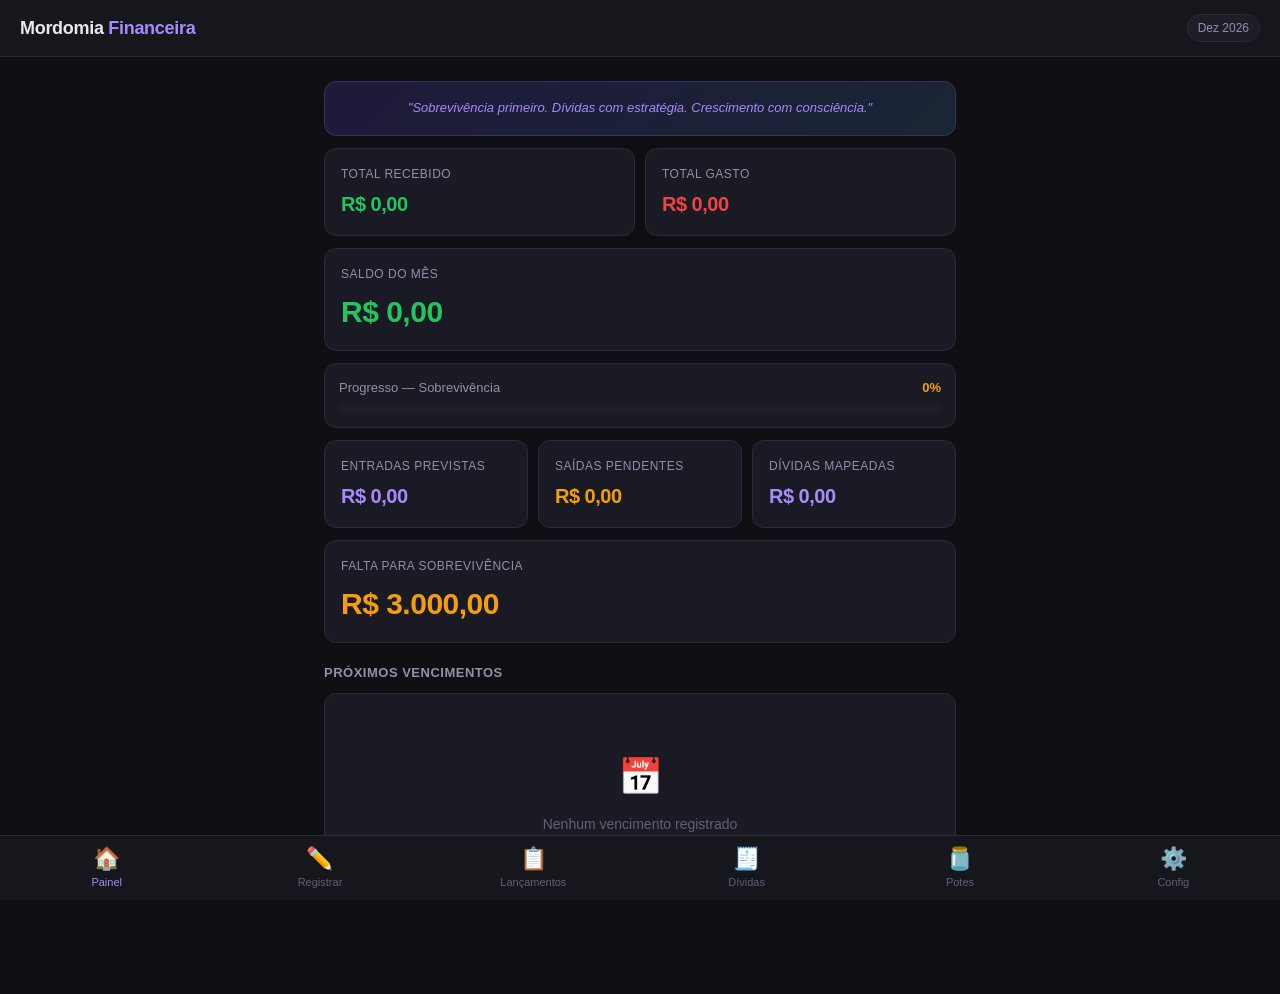
<file: mordomia.html>
<!DOCTYPE html>
<html lang="pt-BR">
<head>
<meta charset="UTF-8">
<meta name="viewport" content="width=device-width, initial-scale=1.0">
<title>Mordomia Financeira</title>
<style>
  :root {
    --bg: #0f0f13;
    --bg2: #16161d;
    --bg3: #1e1e28;
    --border: #2a2a38;
    --accent: #6c63ff;
    --accent2: #a78bfa;
    --green: #22c55e;
    --red: #ef4444;
    --yellow: #f59e0b;
    --blue: #3b82f6;
    --text: #e8e8f0;
    --text2: #9090a8;
    --text3: #606078;
    --card: #1a1a24;
    --radius: 12px;
    --radius-sm: 8px;
  }
  * { box-sizing: border-box; margin: 0; padding: 0; }
  html, body { height: 100%; }
  body {
    font-family: -apple-system, BlinkMacSystemFont, 'Segoe UI', sans-serif;
    background: var(--bg);
    color: var(--text);
    font-size: 15px;
    line-height: 1.5;
    overflow-x: hidden;
  }

  /* Layout */
  #app { display: flex; flex-direction: column; min-height: 100vh; }
  header {
    background: var(--bg2);
    border-bottom: 1px solid var(--border);
    padding: 14px 20px;
    display: flex;
    align-items: center;
    justify-content: space-between;
    position: sticky;
    top: 0;
    z-index: 100;
  }
  header h1 { font-size: 18px; font-weight: 700; letter-spacing: -0.3px; }
  header h1 span { color: var(--accent2); }
  .month-badge {
    font-size: 12px;
    color: var(--text2);
    background: var(--bg3);
    padding: 4px 10px;
    border-radius: 20px;
    border: 1px solid var(--border);
  }

  main {
    flex: 1;
    padding: 16px;
    padding-bottom: 80px;
    max-width: 680px;
    margin: 0 auto;
    width: 100%;
  }

  /* Bottom Nav */
  nav {
    position: fixed;
    bottom: 0;
    left: 0;
    right: 0;
    background: var(--bg2);
    border-top: 1px solid var(--border);
    display: flex;
    z-index: 100;
  }
  nav button {
    flex: 1;
    background: none;
    border: none;
    color: var(--text3);
    font-size: 10px;
    padding: 10px 4px 12px;
    cursor: pointer;
    display: flex;
    flex-direction: column;
    align-items: center;
    gap: 4px;
    transition: color 0.2s;
    -webkit-tap-highlight-color: transparent;
  }
  nav button .icon { font-size: 20px; }
  nav button.active { color: var(--accent2); }
  nav button:active { opacity: 0.7; }

  /* Screens */
  .screen { display: none; }
  .screen.active { display: block; }

  /* Cards */
  .card {
    background: var(--card);
    border: 1px solid var(--border);
    border-radius: var(--radius);
    padding: 16px;
    margin-bottom: 12px;
  }
  .card-title {
    font-size: 12px;
    color: var(--text2);
    text-transform: uppercase;
    letter-spacing: 0.5px;
    margin-bottom: 6px;
  }
  .card-value {
    font-size: 26px;
    font-weight: 700;
    letter-spacing: -0.5px;
  }
  .card-value.green { color: var(--green); }
  .card-value.red { color: var(--red); }
  .card-value.yellow { color: var(--yellow); }
  .card-value.purple { color: var(--accent2); }

  /* Grid */
  .grid-2 { display: grid; grid-template-columns: 1fr 1fr; gap: 10px; margin-bottom: 12px; }
  .grid-3 { display: grid; grid-template-columns: 1fr 1fr 1fr; gap: 10px; margin-bottom: 12px; }
  .grid-2 .card, .grid-3 .card { margin-bottom: 0; }
  .grid-2 .card .card-value, .grid-3 .card .card-value { font-size: 18px; }

  /* Section title */
  .section-title {
    font-size: 13px;
    font-weight: 600;
    color: var(--text2);
    text-transform: uppercase;
    letter-spacing: 0.5px;
    margin: 20px 0 10px;
  }

  /* Message banner */
  .message-banner {
    background: linear-gradient(135deg, #1e1a3a, #1a2535);
    border: 1px solid #3a3060;
    border-radius: var(--radius);
    padding: 16px;
    margin-bottom: 12px;
    font-size: 13px;
    color: var(--accent2);
    font-style: italic;
    line-height: 1.6;
    text-align: center;
  }

  /* Next bills */
  .bill-item {
    display: flex;
    align-items: center;
    justify-content: space-between;
    padding: 10px 0;
    border-bottom: 1px solid var(--border);
  }
  .bill-item:last-child { border-bottom: none; }
  .bill-desc { font-size: 14px; }
  .bill-meta { font-size: 12px; color: var(--text2); margin-top: 2px; }
  .bill-val { font-size: 15px; font-weight: 600; color: var(--red); }

  /* Input area */
  .input-box {
    background: var(--card);
    border: 1px solid var(--border);
    border-radius: var(--radius);
    padding: 16px;
    margin-bottom: 16px;
  }
  .input-box label {
    display: block;
    font-size: 12px;
    color: var(--text2);
    margin-bottom: 8px;
    text-transform: uppercase;
    letter-spacing: 0.5px;
  }
  .input-row { display: flex; gap: 8px; }
  textarea, input[type="text"], input[type="number"], select {
    width: 100%;
    background: var(--bg3);
    border: 1px solid var(--border);
    border-radius: var(--radius-sm);
    color: var(--text);
    font-size: 15px;
    padding: 12px 14px;
    outline: none;
    font-family: inherit;
    transition: border-color 0.2s;
    -webkit-appearance: none;
  }
  textarea:focus, input[type="text"]:focus, input[type="number"]:focus, select:focus {
    border-color: var(--accent);
  }
  textarea { resize: none; height: 80px; }
  select option { background: var(--bg3); }

  /* Hints */
  .hints {
    display: flex;
    flex-wrap: wrap;
    gap: 6px;
    margin-top: 10px;
  }
  .hint {
    font-size: 11px;
    background: var(--bg3);
    border: 1px solid var(--border);
    border-radius: 20px;
    padding: 4px 10px;
    color: var(--text2);
    cursor: pointer;
    transition: all 0.15s;
    -webkit-tap-highlight-color: transparent;
  }
  .hint:active { background: var(--accent); color: #fff; border-color: var(--accent); }

  /* Buttons */
  .btn {
    display: inline-flex;
    align-items: center;
    justify-content: center;
    gap: 6px;
    padding: 12px 20px;
    border-radius: var(--radius-sm);
    border: none;
    font-size: 14px;
    font-weight: 600;
    cursor: pointer;
    transition: opacity 0.15s, transform 0.1s;
    -webkit-tap-highlight-color: transparent;
    font-family: inherit;
  }
  .btn:active { opacity: 0.8; transform: scale(0.98); }
  .btn-primary { background: var(--accent); color: #fff; width: 100%; }
  .btn-sm {
    padding: 6px 12px;
    font-size: 12px;
    font-weight: 500;
  }
  .btn-ghost { background: var(--bg3); color: var(--text2); border: 1px solid var(--border); }
  .btn-danger { background: #2d1515; color: var(--red); border: 1px solid #4d2020; }
  .btn-success { background: #152d1f; color: var(--green); border: 1px solid #204d30; }

  /* Toast */
  #toast {
    position: fixed;
    bottom: 90px;
    left: 50%;
    transform: translateX(-50%) translateY(20px);
    background: var(--bg2);
    border: 1px solid var(--border);
    border-radius: var(--radius);
    padding: 12px 20px;
    font-size: 14px;
    z-index: 999;
    opacity: 0;
    transition: all 0.3s;
    white-space: nowrap;
    max-width: 90vw;
    text-align: center;
    pointer-events: none;
  }
  #toast.show { opacity: 1; transform: translateX(-50%) translateY(0); }

  /* Transaction list */
  .tx-item {
    background: var(--card);
    border: 1px solid var(--border);
    border-radius: var(--radius-sm);
    padding: 12px 14px;
    margin-bottom: 8px;
    display: flex;
    align-items: flex-start;
    gap: 12px;
  }
  .tx-icon {
    width: 36px;
    height: 36px;
    border-radius: 50%;
    display: flex;
    align-items: center;
    justify-content: center;
    font-size: 16px;
    flex-shrink: 0;
  }
  .tx-icon.income { background: #152d1f; }
  .tx-icon.expense { background: #2d1515; }
  .tx-icon.bill { background: #2d2415; }
  .tx-icon.debt { background: #1a1530; }
  .tx-body { flex: 1; min-width: 0; }
  .tx-desc { font-size: 14px; font-weight: 500; white-space: nowrap; overflow: hidden; text-overflow: ellipsis; }
  .tx-meta { font-size: 12px; color: var(--text2); margin-top: 2px; }
  .tx-right { display: flex; flex-direction: column; align-items: flex-end; gap: 6px; flex-shrink: 0; }
  .tx-val { font-size: 15px; font-weight: 700; }
  .tx-val.income { color: var(--green); }
  .tx-val.expense { color: var(--red); }
  .tx-val.bill { color: var(--yellow); }
  .tx-val.debt { color: var(--accent2); }
  .tx-actions { display: flex; gap: 4px; }

  /* Status badge */
  .badge {
    display: inline-flex;
    align-items: center;
    font-size: 10px;
    font-weight: 600;
    padding: 2px 8px;
    border-radius: 20px;
    text-transform: uppercase;
    letter-spacing: 0.3px;
  }
  .badge-paid { background: #152d1f; color: var(--green); }
  .badge-pending { background: #2d2415; color: var(--yellow); }
  .badge-mapeada { background: #1a1530; color: var(--accent2); }
  .badge-espera { background: #15202d; color: var(--blue); }
  .badge-negociacao { background: #2d2415; color: var(--yellow); }
  .badge-acordo { background: #152020; color: #2dd4bf; }
  .badge-quitada { background: #152d1f; color: var(--green); }

  /* Debt card */
  .debt-card {
    background: var(--card);
    border: 1px solid var(--border);
    border-radius: var(--radius);
    padding: 14px;
    margin-bottom: 10px;
  }
  .debt-header { display: flex; justify-content: space-between; align-items: flex-start; margin-bottom: 8px; }
  .debt-name { font-size: 15px; font-weight: 600; }
  .debt-val { font-size: 18px; font-weight: 700; color: var(--accent2); }
  .debt-footer { display: flex; align-items: center; justify-content: space-between; margin-top: 10px; }

  /* Jars */
  .jar-card {
    background: var(--card);
    border: 1px solid var(--border);
    border-radius: var(--radius);
    padding: 14px;
    margin-bottom: 10px;
  }
  .jar-header { display: flex; justify-content: space-between; align-items: center; margin-bottom: 10px; }
  .jar-name { font-size: 14px; font-weight: 600; }
  .jar-pct {
    font-size: 12px;
    background: var(--bg3);
    border: 1px solid var(--border);
    border-radius: 20px;
    padding: 2px 10px;
    color: var(--accent2);
    font-weight: 600;
  }
  .jar-bar-bg {
    height: 6px;
    background: var(--bg3);
    border-radius: 3px;
    margin-bottom: 10px;
    overflow: hidden;
  }
  .jar-bar { height: 100%; border-radius: 3px; background: var(--accent); transition: width 0.4s; }
  .jar-footer { display: flex; align-items: center; gap: 8px; }
  .jar-footer input[type="number"] {
    width: 130px;
    padding: 8px 12px;
    font-size: 14px;
  }

  /* Settings */
  .settings-item {
    background: var(--card);
    border: 1px solid var(--border);
    border-radius: var(--radius);
    padding: 16px;
    margin-bottom: 10px;
  }
  .settings-label { font-size: 13px; color: var(--text2); margin-bottom: 8px; font-weight: 500; }
  .settings-item input[type="number"] { font-size: 16px; }

  /* Filter bar */
  .filter-bar { display: flex; gap: 8px; margin-bottom: 14px; overflow-x: auto; padding-bottom: 4px; }
  .filter-bar::-webkit-scrollbar { display: none; }
  .filter-btn {
    flex-shrink: 0;
    padding: 6px 14px;
    border-radius: 20px;
    border: 1px solid var(--border);
    background: var(--bg3);
    color: var(--text2);
    font-size: 13px;
    cursor: pointer;
    transition: all 0.15s;
    font-family: inherit;
    -webkit-tap-highlight-color: transparent;
  }
  .filter-btn.active { background: var(--accent); color: #fff; border-color: var(--accent); }

  /* Empty state */
  .empty {
    text-align: center;
    color: var(--text3);
    padding: 40px 20px;
    font-size: 14px;
  }
  .empty .empty-icon { font-size: 36px; margin-bottom: 10px; }

  /* Modal */
  .modal-overlay {
    position: fixed;
    inset: 0;
    background: rgba(0,0,0,0.7);
    z-index: 200;
    display: none;
    align-items: flex-end;
    justify-content: center;
  }
  .modal-overlay.open { display: flex; }
  .modal {
    background: var(--bg2);
    border: 1px solid var(--border);
    border-radius: var(--radius) var(--radius) 0 0;
    width: 100%;
    max-width: 680px;
    padding: 20px 16px 32px;
    animation: slideUp 0.25s ease;
  }
  @keyframes slideUp {
    from { transform: translateY(40px); opacity: 0; }
    to { transform: translateY(0); opacity: 1; }
  }
  .modal-title {
    font-size: 16px;
    font-weight: 700;
    margin-bottom: 16px;
    display: flex;
    align-items: center;
    justify-content: space-between;
  }
  .modal-close {
    background: none;
    border: none;
    color: var(--text2);
    font-size: 22px;
    cursor: pointer;
    line-height: 1;
    padding: 0;
  }
  .form-group { margin-bottom: 12px; }
  .form-label { font-size: 12px; color: var(--text2); margin-bottom: 6px; display: block; text-transform: uppercase; letter-spacing: 0.4px; }
  .form-row { display: flex; gap: 8px; }
  .form-row .form-group { flex: 1; }

  /* Survival meter */
  .survival-meter {
    background: var(--card);
    border: 1px solid var(--border);
    border-radius: var(--radius);
    padding: 14px;
    margin-bottom: 12px;
  }
  .survival-header { display: flex; justify-content: space-between; margin-bottom: 8px; }
  .survival-title { font-size: 13px; color: var(--text2); }
  .survival-pct { font-size: 13px; font-weight: 700; color: var(--yellow); }
  .progress-bg { height: 8px; background: var(--bg3); border-radius: 4px; overflow: hidden; }
  .progress-bar { height: 100%; border-radius: 4px; transition: width 0.5s; }
  .progress-bar.ok { background: var(--green); }
  .progress-bar.warn { background: var(--yellow); }
  .progress-bar.danger { background: var(--red); }

  @media (min-width: 600px) {
    main { padding: 24px; padding-bottom: 90px; }
    nav button { font-size: 11px; }
    nav button .icon { font-size: 22px; }
    .grid-2 .card .card-value, .grid-3 .card .card-value { font-size: 20px; }
    .card-value { font-size: 30px; }
    .modal { border-radius: var(--radius); margin-bottom: 20px; }
  }
</style>
</head>
<body>
<div id="app">
  <header>
    <h1>Mordomia <span>Financeira</span></h1>
    <span class="month-badge" id="currentMonth"></span>
  </header>

  <main>
    <!-- PAINEL -->
    <section class="screen active" id="screen-painel">
      <div class="message-banner">
        "Sobrevivência primeiro. Dívidas com estratégia. Crescimento com consciência."
      </div>
      <div class="grid-2">
        <div class="card">
          <div class="card-title">Total Recebido</div>
          <div class="card-value green" id="dash-income">R$ 0,00</div>
        </div>
        <div class="card">
          <div class="card-title">Total Gasto</div>
          <div class="card-value red" id="dash-expense">R$ 0,00</div>
        </div>
      </div>
      <div class="card">
        <div class="card-title">Saldo do Mês</div>
        <div class="card-value" id="dash-balance">R$ 0,00</div>
      </div>
      <div class="survival-meter">
        <div class="survival-header">
          <span class="survival-title">Progresso — Sobrevivência</span>
          <span class="survival-pct" id="survival-pct">0%</span>
        </div>
        <div class="progress-bg">
          <div class="progress-bar" id="survival-bar" style="width:0%"></div>
        </div>
      </div>
      <div class="grid-3">
        <div class="card">
          <div class="card-title">Entradas Previstas</div>
          <div class="card-value purple" id="dash-incoming">R$ 0,00</div>
        </div>
        <div class="card">
          <div class="card-title">Saídas Pendentes</div>
          <div class="card-value yellow" id="dash-pending">R$ 0,00</div>
        </div>
        <div class="card">
          <div class="card-title">Dívidas Mapeadas</div>
          <div class="card-value" id="dash-debts" style="color:var(--accent2)">R$ 0,00</div>
        </div>
      </div>
      <div class="card" id="dash-survival-card">
        <div class="card-title">Falta para Sobrevivência</div>
        <div class="card-value yellow" id="dash-survival">R$ 0,00</div>
      </div>
      <div class="section-title">Próximos Vencimentos</div>
      <div class="card" id="upcoming-bills-container">
        <div class="empty" id="no-bills">
          <div class="empty-icon">📅</div>
          Nenhum vencimento registrado
        </div>
        <div id="upcoming-bills-list"></div>
      </div>
    </section>

    <!-- REGISTRAR -->
    <section class="screen" id="screen-registrar">
      <div class="input-box">
        <label>Digite em linguagem natural</label>
        <textarea id="quick-input" placeholder="Ex: gasto 10,50 padaria&#10;entrou 1000 salário&#10;divida cartão nubank 4500&#10;conta aluguel 1800 vence dia 10"></textarea>
        <div class="hints">
          <span class="hint" onclick="setHint('gasto 10,50 padaria')">gasto 10,50 padaria</span>
          <span class="hint" onclick="setHint('entrou 1000 salário')">entrou 1000 salário</span>
          <span class="hint" onclick="setHint('divida cartão nubank 4500')">divida cartão 4500</span>
          <span class="hint" onclick="setHint('conta aluguel 1800 vence dia 10')">conta aluguel vence 10</span>
          <span class="hint" onclick="setHint('recebi 247 curso 3ps')">recebi 247 curso</span>
        </div>
        <div style="margin-top:12px">
          <button class="btn btn-primary" onclick="parseAndSave()">Registrar</button>
        </div>
      </div>
      <div id="last-registered" style="display:none">
        <div class="section-title">Último Registrado</div>
        <div id="last-item-container"></div>
      </div>
      <div class="section-title">Registrar Manualmente</div>
      <div class="card">
        <div class="form-row">
          <div class="form-group">
            <label class="form-label">Tipo</label>
            <select id="manual-type">
              <option value="expense">Gasto</option>
              <option value="income">Entrada</option>
              <option value="bill">Conta/Parcela</option>
              <option value="debt">Dívida</option>
            </select>
          </div>
          <div class="form-group">
            <label class="form-label">Valor (R$)</label>
            <input type="number" id="manual-value" placeholder="0,00" step="0.01" min="0">
          </div>
        </div>
        <div class="form-group">
          <label class="form-label">Descrição</label>
          <input type="text" id="manual-desc" placeholder="Descrição">
        </div>
        <div class="form-row">
          <div class="form-group">
            <label class="form-label">Categoria</label>
            <select id="manual-cat">
              <option value="Alimentação">Alimentação</option>
              <option value="Moradia">Moradia</option>
              <option value="Transporte">Transporte</option>
              <option value="Contas básicas">Contas básicas</option>
              <option value="Educação">Educação</option>
              <option value="Dívidas">Dívidas</option>
              <option value="Saúde">Saúde</option>
              <option value="Lazer">Lazer</option>
              <option value="Outros">Outros</option>
            </select>
          </div>
          <div class="form-group">
            <label class="form-label">Data</label>
            <input type="text" id="manual-date" placeholder="dd/mm/aaaa" maxlength="10">
          </div>
        </div>
        <div class="form-group" id="manual-dueday-group" style="display:none">
          <label class="form-label">Dia do Vencimento</label>
          <input type="number" id="manual-dueday" placeholder="10" min="1" max="31">
        </div>
        <button class="btn btn-primary" onclick="saveManual()">Salvar</button>
      </div>
    </section>

    <!-- LANÇAMENTOS -->
    <section class="screen" id="screen-lancamentos">
      <div class="filter-bar">
        <button class="filter-btn active" onclick="filterTx('all', this)">Todos</button>
        <button class="filter-btn" onclick="filterTx('income', this)">Entradas</button>
        <button class="filter-btn" onclick="filterTx('expense', this)">Gastos</button>
        <button class="filter-btn" onclick="filterTx('bill', this)">Contas</button>
      </div>
      <div id="tx-list"></div>
    </section>

    <!-- DÍVIDAS -->
    <section class="screen" id="screen-dividas">
      <div class="message-banner" style="color:#a78bfa">
        "Eu não fujo das dívidas. Eu organizo, estabilizo e negocio no tempo certo."
      </div>
      <div class="card" style="margin-bottom:12px">
        <div class="card-title">Total em Dívidas</div>
        <div class="card-value" id="total-debts-val" style="color:var(--accent2)">R$ 0,00</div>
      </div>
      <div class="filter-bar">
        <button class="filter-btn active" onclick="filterDebts('all', this)">Todas</button>
        <button class="filter-btn" onclick="filterDebts('mapeada', this)">Mapeadas</button>
        <button class="filter-btn" onclick="filterDebts('em espera estratégica', this)">Em Espera</button>
        <button class="filter-btn" onclick="filterDebts('em negociação', this)">Negociando</button>
        <button class="filter-btn" onclick="filterDebts('acordo ativo', this)">Acordo</button>
        <button class="filter-btn" onclick="filterDebts('quitada', this)">Quitadas</button>
      </div>
      <div id="debt-list"></div>
      <button class="btn btn-primary" onclick="openDebtModal(null)" style="margin-top:8px">+ Nova Dívida</button>
    </section>

    <!-- POTES -->
    <section class="screen" id="screen-potes">
      <div class="card" style="margin-bottom:16px">
        <div class="card-title">Renda para distribuir</div>
        <div class="card-value green" id="jars-income">R$ 0,00</div>
      </div>
      <div id="jars-list"></div>
    </section>

    <!-- CONFIGURAÇÕES -->
    <section class="screen" id="screen-config">
      <div class="settings-item">
        <div class="settings-label">Meta de Sobrevivência Mensal (R$)</div>
        <input type="number" id="cfg-survival" placeholder="Ex: 3000" min="0">
      </div>
      <div class="settings-item">
        <div class="settings-label">Saldo Disponível Atual (R$)</div>
        <input type="number" id="cfg-balance" placeholder="Ex: 500" min="0">
      </div>
      <button class="btn btn-primary" onclick="saveSettings()" style="margin-bottom:16px">Salvar Configurações</button>
      <div class="settings-item" style="border-color:#4d2020">
        <div class="settings-label" style="color:var(--red)">Zona de Perigo</div>
        <button class="btn btn-danger" onclick="confirmClearAll()" style="width:100%;margin-top:4px">Apagar Todos os Dados</button>
      </div>
    </section>
  </main>

  <nav>
    <button class="active" onclick="goTo('painel', this)">
      <span class="icon">🏠</span>Painel
    </button>
    <button onclick="goTo('registrar', this)">
      <span class="icon">✏️</span>Registrar
    </button>
    <button onclick="goTo('lancamentos', this)">
      <span class="icon">📋</span>Lançamentos
    </button>
    <button onclick="goTo('dividas', this)">
      <span class="icon">🧾</span>Dívidas
    </button>
    <button onclick="goTo('potes', this)">
      <span class="icon">🫙</span>Potes
    </button>
    <button onclick="goTo('config', this)">
      <span class="icon">⚙️</span>Config
    </button>
  </nav>

  <div id="toast"></div>
</div>

<!-- MODALS -->
<div class="modal-overlay" id="modal-tx">
  <div class="modal">
    <div class="modal-title">
      <span id="modal-tx-title">Editar Lançamento</span>
      <button class="modal-close" onclick="closeModal('modal-tx')">×</button>
    </div>
    <div class="form-row">
      <div class="form-group">
        <label class="form-label">Tipo</label>
        <select id="edit-type">
          <option value="expense">Gasto</option>
          <option value="income">Entrada</option>
          <option value="bill">Conta/Parcela</option>
        </select>
      </div>
      <div class="form-group">
        <label class="form-label">Valor (R$)</label>
        <input type="number" id="edit-value" step="0.01" min="0">
      </div>
    </div>
    <div class="form-group">
      <label class="form-label">Descrição</label>
      <input type="text" id="edit-desc">
    </div>
    <div class="form-row">
      <div class="form-group">
        <label class="form-label">Categoria</label>
        <select id="edit-cat">
          <option>Alimentação</option>
          <option>Moradia</option>
          <option>Transporte</option>
          <option>Contas básicas</option>
          <option>Educação</option>
          <option>Dívidas</option>
          <option>Saúde</option>
          <option>Lazer</option>
          <option>Outros</option>
        </select>
      </div>
      <div class="form-group">
        <label class="form-label">Data</label>
        <input type="text" id="edit-date" maxlength="10">
      </div>
    </div>
    <div class="form-group">
      <label class="form-label">Status</label>
      <select id="edit-status">
        <option value="paid">Pago</option>
        <option value="pending">Pendente</option>
      </select>
    </div>
    <input type="hidden" id="edit-id">
    <button class="btn btn-primary" onclick="saveTxEdit()">Salvar</button>
  </div>
</div>

<div class="modal-overlay" id="modal-debt">
  <div class="modal">
    <div class="modal-title">
      <span id="modal-debt-title">Nova Dívida</span>
      <button class="modal-close" onclick="closeModal('modal-debt')">×</button>
    </div>
    <div class="form-group">
      <label class="form-label">Credor / Nome</label>
      <input type="text" id="debt-name" placeholder="Ex: Cartão Nubank">
    </div>
    <div class="form-group">
      <label class="form-label">Valor (R$)</label>
      <input type="number" id="debt-value" step="0.01" min="0">
    </div>
    <div class="form-row">
      <div class="form-group">
        <label class="form-label">Status</label>
        <select id="debt-status">
          <option value="mapeada">Mapeada</option>
          <option value="em espera estratégica">Em espera estratégica</option>
          <option value="em negociação">Em negociação</option>
          <option value="acordo ativo">Acordo ativo</option>
          <option value="quitada">Quitada</option>
        </select>
      </div>
      <div class="form-group">
        <label class="form-label">Data de Revisão</label>
        <input type="text" id="debt-review" placeholder="dd/mm/aaaa" maxlength="10">
      </div>
    </div>
    <div class="form-group">
      <label class="form-label">Observação (opcional)</label>
      <input type="text" id="debt-note" placeholder="Ex: aguardando proposta">
    </div>
    <input type="hidden" id="debt-edit-id">
    <button class="btn btn-primary" onclick="saveDebt()">Salvar Dívida</button>
  </div>
</div>

<script>
// ===================== STORAGE =====================
const DB = {
  get: (k, d) => { try { return JSON.parse(localStorage.getItem(k)) ?? d; } catch { return d; } },
  set: (k, v) => localStorage.setItem(k, JSON.stringify(v)),
};

let transactions = DB.get('mf_tx', []);
let debts = DB.get('mf_debts', []);
let jars = DB.get('mf_jars', [
  { id: 1, name: 'Sobrevivência / Necessidades', pct: 55, balance: 0 },
  { id: 2, name: 'Liberdade Financeira', pct: 10, balance: 0 },
  { id: 3, name: 'Educação', pct: 10, balance: 0 },
  { id: 4, name: 'Diversão', pct: 10, balance: 0 },
  { id: 5, name: 'Longo Prazo', pct: 10, balance: 0 },
  { id: 6, name: 'Generosidade', pct: 5, balance: 0 },
  { id: 7, name: 'Regularização / Dívidas', pct: 0, balance: 0 },
]);
let settings = DB.get('mf_settings', { survivalTarget: 3000, availableBalance: 0 });

function save() {
  DB.set('mf_tx', transactions);
  DB.set('mf_debts', debts);
  DB.set('mf_jars', jars);
  DB.set('mf_settings', settings);
}

// ===================== UTILS =====================
function uid() { return Date.now().toString(36) + Math.random().toString(36).slice(2, 6); }

function fmtBRL(v) {
  return 'R$ ' + Number(v).toLocaleString('pt-BR', { minimumFractionDigits: 2, maximumFractionDigits: 2 });
}

function todayStr() {
  const d = new Date();
  return `${String(d.getDate()).padStart(2,'0')}/${String(d.getMonth()+1).padStart(2,'0')}/${d.getFullYear()}`;
}

function currentMonth() {
  const d = new Date();
  return `${d.getMonth()+1}/${d.getFullYear()}`;
}

function isCurrentMonth(dateStr) {
  if (!dateStr) return true;
  const [dd, mm, yyyy] = dateStr.split('/');
  const d = new Date();
  return parseInt(mm) === d.getMonth()+1 && parseInt(yyyy) === d.getFullYear();
}

function monthLabel() {
  const months = ['Jan','Fev','Mar','Abr','Mai','Jun','Jul','Ago','Set','Out','Nov','Dez'];
  const d = new Date();
  return `${months[d.getMonth()]} ${d.getFullYear()}`;
}

function formatDateInput(inp) {
  inp.addEventListener('input', function() {
    let v = this.value.replace(/\D/g,'');
    if (v.length >= 3) v = v.slice(0,2)+'/'+v.slice(2);
    if (v.length >= 6) v = v.slice(0,5)+'/'+v.slice(5,9);
    this.value = v;
  });
}

// ===================== NAVIGATION =====================
function goTo(screen, btn) {
  document.querySelectorAll('.screen').forEach(s => s.classList.remove('active'));
  document.getElementById('screen-' + screen).classList.add('active');
  document.querySelectorAll('nav button').forEach(b => b.classList.remove('active'));
  btn.classList.add('active');
  if (screen === 'painel') renderDashboard();
  if (screen === 'lancamentos') renderTx('all');
  if (screen === 'dividas') renderDebts('all');
  if (screen === 'potes') renderJars();
  if (screen === 'config') loadSettings();
}

// ===================== PARSING =====================
function parseValue(text) {
  const m = text.match(/(\d{1,3}(?:\.\d{3})*(?:,\d{1,2})?|\d+(?:,\d{1,2})?)/);
  if (!m) return 0;
  return parseFloat(m[1].replace('.','').replace(',','.'));
}

function detectCategory(text) {
  const t = text.toLowerCase();
  if (/padaria|mercado|comida|lanche|restaurante|refeição|alimentação|almoço|jantar|café/.test(t)) return 'Alimentação';
  if (/uber|gasolina|combustível|ônibus|metrô|passagem|transporte|carro/.test(t)) return 'Transporte';
  if (/aluguel|condomínio|iptu|moradia/.test(t)) return 'Moradia';
  if (/luz|água|internet|celular|telefone|contas/.test(t)) return 'Contas básicas';
  if (/curso|mentoria|livro|ia|claude|openai|educação|estudo|treinamento|3ps/.test(t)) return 'Educação';
  if (/cartão|banco|empréstimo|financiamento|dívida|nubank|itaú|bradesco|caixa/.test(t)) return 'Dívidas';
  if (/saúde|médico|remédio|farmácia|plano/.test(t)) return 'Saúde';
  if (/lazer|cinema|viagem|netflix|streaming|jogo/.test(t)) return 'Lazer';
  return 'Outros';
}

function parseDueDay(text) {
  const m = text.match(/(?:vence?|dia|vencimento)\s*(?:dia\s*)?(\d{1,2})/i);
  return m ? parseInt(m[1]) : null;
}

function parseAndSave() {
  const raw = document.getElementById('quick-input').value.trim();
  if (!raw) { toast('Digite algo para registrar'); return; }

  const t = raw.toLowerCase();
  let type, desc, value, category, status, dueDay;

  value = parseValue(raw);
  if (!value) { toast('Não encontrei um valor. Ex: gasto 10,50 padaria'); return; }

  // Remove value from text for desc
  const cleanDesc = raw.replace(/(\d{1,3}(?:\.\d{3})*(?:,\d{1,2})?|\d+(?:,\d{1,2})?)/, '').replace(/\s+/g,' ').trim();

  if (/dívida|divida/.test(t)) {
    type = 'debt';
  } else if (/entrou|recebi|entrada|recebido|salário|salario/.test(t)) {
    type = 'income';
  } else if (/conta|vence|parcela|boleto/.test(t)) {
    type = 'bill';
    dueDay = parseDueDay(t);
  } else {
    type = 'expense';
  }

  if (type === 'debt') {
    const debt = {
      id: uid(),
      name: cleanDesc.replace(/^divida?\s*/i,'').trim() || 'Dívida',
      value,
      status: 'mapeada',
      reviewDate: '',
      note: '',
      createdAt: todayStr(),
    };
    debts.push(debt);
    save();
    showLastRegistered(debt, 'debt');
    toast('✅ Dívida registrada com sucesso');
    document.getElementById('quick-input').value = '';
    return;
  }

  let keywordsToRemove = ['gasto','gastei','comprei','paguei','entrou','recebi','entrada','recebido','conta','vence','vencimento','dia','parcela','boleto'];
  let descClean = cleanDesc;
  keywordsToRemove.forEach(k => { descClean = descClean.replace(new RegExp('\\b'+k+'\\b','gi'),''); });
  descClean = descClean.replace(/\s+/g,' ').trim();
  if (!descClean) descClean = type === 'income' ? 'Entrada' : 'Gasto';

  category = detectCategory(raw);
  status = type === 'bill' ? 'pending' : (type === 'income' ? 'paid' : 'paid');

  const tx = {
    id: uid(),
    type,
    desc: descClean,
    value,
    category,
    status,
    date: todayStr(),
    dueDay: dueDay || null,
  };

  transactions.push(tx);
  save();
  showLastRegistered(tx, 'tx');
  toast('✅ Registrado com sucesso');
  document.getElementById('quick-input').value = '';
}

function showLastRegistered(item, kind) {
  const container = document.getElementById('last-item-container');
  const wrap = document.getElementById('last-registered');
  wrap.style.display = 'block';
  if (kind === 'debt') {
    container.innerHTML = buildDebtCardHTML(item, true);
  } else {
    container.innerHTML = buildTxHTML(item, true);
  }
}

// ===================== MANUAL SAVE =====================
document.addEventListener('DOMContentLoaded', () => {
  formatDateInput(document.getElementById('manual-date'));
  formatDateInput(document.getElementById('edit-date'));
  formatDateInput(document.getElementById('debt-review'));
  document.getElementById('manual-type').addEventListener('change', function() {
    document.getElementById('manual-dueday-group').style.display = this.value === 'bill' ? 'block' : 'none';
  });
  document.getElementById('currentMonth').textContent = monthLabel();
  renderDashboard();
});

function saveManual() {
  const type = document.getElementById('manual-type').value;
  const value = parseFloat(document.getElementById('manual-value').value);
  const desc = document.getElementById('manual-desc').value.trim();
  const cat = document.getElementById('manual-cat').value;
  const date = document.getElementById('manual-date').value || todayStr();
  const dueDay = document.getElementById('manual-dueday').value || null;

  if (!value || value <= 0) { toast('Informe um valor válido'); return; }
  if (!desc) { toast('Informe uma descrição'); return; }

  if (type === 'debt') {
    debts.push({ id: uid(), name: desc, value, status: 'mapeada', reviewDate: '', note: '', createdAt: date });
    save(); toast('✅ Dívida salva'); renderDebts('all'); return;
  }

  const tx = {
    id: uid(), type, desc, value, category: cat,
    status: type === 'bill' ? 'pending' : (type === 'income' ? 'paid' : 'paid'),
    date, dueDay: dueDay ? parseInt(dueDay) : null,
  };
  transactions.push(tx);
  save();
  toast('✅ Lançamento salvo');
  document.getElementById('manual-desc').value = '';
  document.getElementById('manual-value').value = '';
  renderDashboard();
}

// ===================== DASHBOARD =====================
function renderDashboard() {
  const now = new Date();
  const mo = now.getMonth()+1, yr = now.getFullYear();

  const txMonth = transactions.filter(t => isCurrentMonth(t.date));
  const income = txMonth.filter(t => t.type === 'income' && t.status === 'paid').reduce((s,t) => s+t.value, 0);
  const expense = txMonth.filter(t => t.type === 'expense' && t.status === 'paid').reduce((s,t) => s+t.value, 0);
  const pending = txMonth.filter(t => t.type === 'bill' && t.status === 'pending').reduce((s,t) => s+t.value, 0);
  const incoming = txMonth.filter(t => t.type === 'income' && t.status === 'pending').reduce((s,t) => s+t.value, 0);
  const totalDebt = debts.filter(d => d.status !== 'quitada').reduce((s,d) => s+d.value, 0);
  const balance = income - expense + settings.availableBalance;
  const survival = Math.max(0, settings.survivalTarget - income);
  const survivalPct = settings.survivalTarget > 0 ? Math.min(100, Math.round((income / settings.survivalTarget) * 100)) : 0;

  document.getElementById('dash-income').textContent = fmtBRL(income);
  document.getElementById('dash-expense').textContent = fmtBRL(expense);
  const balEl = document.getElementById('dash-balance');
  balEl.textContent = fmtBRL(balance);
  balEl.className = 'card-value ' + (balance >= 0 ? 'green' : 'red');
  document.getElementById('dash-pending').textContent = fmtBRL(pending);
  document.getElementById('dash-incoming').textContent = fmtBRL(incoming);
  document.getElementById('dash-debts').textContent = fmtBRL(totalDebt);
  document.getElementById('dash-survival').textContent = fmtBRL(survival);
  document.getElementById('survival-pct').textContent = survivalPct + '%';
  const bar = document.getElementById('survival-bar');
  bar.style.width = survivalPct + '%';
  bar.className = 'progress-bar ' + (survivalPct >= 100 ? 'ok' : survivalPct >= 60 ? 'warn' : 'danger');

  // Upcoming bills (next 30 days)
  const bills = transactions.filter(t => t.type === 'bill' && t.status === 'pending' && t.dueDay);
  const upcomingList = document.getElementById('upcoming-bills-list');
  const noBills = document.getElementById('no-bills');
  if (bills.length === 0) {
    noBills.style.display = 'block';
    upcomingList.innerHTML = '';
  } else {
    noBills.style.display = 'none';
    upcomingList.innerHTML = bills.slice(0, 6).map(b => `
      <div class="bill-item">
        <div>
          <div class="bill-desc">${b.desc}</div>
          <div class="bill-meta">Vence dia ${b.dueDay} · ${b.category}</div>
        </div>
        <div class="bill-val">${fmtBRL(b.value)}</div>
      </div>
    `).join('');
  }
}

// ===================== TRANSACTIONS =====================
let currentFilter = 'all';
function filterTx(f, btn) {
  currentFilter = f;
  document.querySelectorAll('#screen-lancamentos .filter-btn').forEach(b => b.classList.remove('active'));
  btn.classList.add('active');
  renderTx(f);
}

function renderTx(filter) {
  const list = document.getElementById('tx-list');
  let items = [...transactions].sort((a,b) => b.id.localeCompare(a.id));
  if (filter !== 'all') items = items.filter(t => t.type === filter);
  if (items.length === 0) {
    list.innerHTML = '<div class="empty"><div class="empty-icon">📋</div>Nenhum lançamento encontrado</div>';
    return;
  }
  list.innerHTML = items.map(t => buildTxHTML(t, false)).join('');
}

function buildTxHTML(t, compact) {
  const icons = { income: '💰', expense: '💸', bill: '📄', debt: '🧾' };
  const typeLabels = { income: 'Entrada', expense: 'Gasto', bill: 'Conta', debt: 'Dívida' };
  const statusBadge = t.status === 'paid'
    ? '<span class="badge badge-paid">Pago</span>'
    : '<span class="badge badge-pending">Pendente</span>';
  return `
    <div class="tx-item" id="txitem-${t.id}">
      <div class="tx-icon ${t.type}">${icons[t.type]||'💳'}</div>
      <div class="tx-body">
        <div class="tx-desc">${t.desc}</div>
        <div class="tx-meta">${t.date} · ${t.category} · ${typeLabels[t.type]}</div>
        <div style="margin-top:4px">${statusBadge}</div>
      </div>
      <div class="tx-right">
        <div class="tx-val ${t.type}">${t.type==='income'?'+':'-'}${fmtBRL(t.value)}</div>
        <div class="tx-actions">
          <button class="btn btn-ghost btn-sm" onclick="openTxEdit('${t.id}')">✏️</button>
          <button class="btn btn-danger btn-sm" onclick="deleteTx('${t.id}')">🗑</button>
        </div>
      </div>
    </div>
  `;
}

function deleteTx(id) {
  transactions = transactions.filter(t => t.id !== id);
  save();
  renderTx(currentFilter);
  renderDashboard();
  toast('Lançamento removido');
}

function openTxEdit(id) {
  const t = transactions.find(x => x.id === id);
  if (!t) return;
  document.getElementById('edit-id').value = id;
  document.getElementById('edit-type').value = t.type;
  document.getElementById('edit-value').value = t.value;
  document.getElementById('edit-desc').value = t.desc;
  document.getElementById('edit-cat').value = t.category;
  document.getElementById('edit-date').value = t.date;
  document.getElementById('edit-status').value = t.status;
  openModal('modal-tx');
}

function saveTxEdit() {
  const id = document.getElementById('edit-id').value;
  const idx = transactions.findIndex(t => t.id === id);
  if (idx < 0) return;
  transactions[idx] = {
    ...transactions[idx],
    type: document.getElementById('edit-type').value,
    value: parseFloat(document.getElementById('edit-value').value),
    desc: document.getElementById('edit-desc').value,
    category: document.getElementById('edit-cat').value,
    date: document.getElementById('edit-date').value,
    status: document.getElementById('edit-status').value,
  };
  save();
  closeModal('modal-tx');
  renderTx(currentFilter);
  renderDashboard();
  toast('✅ Lançamento atualizado');
}

// ===================== DEBTS =====================
let currentDebtFilter = 'all';
function filterDebts(f, btn) {
  currentDebtFilter = f;
  document.querySelectorAll('#screen-dividas .filter-btn').forEach(b => b.classList.remove('active'));
  btn.classList.add('active');
  renderDebts(f);
}

function renderDebts(filter) {
  const list = document.getElementById('debt-list');
  let items = [...debts].sort((a,b) => b.id.localeCompare(a.id));
  if (filter !== 'all') items = items.filter(d => d.status === filter);

  const total = debts.filter(d => d.status !== 'quitada').reduce((s,d) => s+d.value, 0);
  document.getElementById('total-debts-val').textContent = fmtBRL(total);

  if (items.length === 0) {
    list.innerHTML = '<div class="empty"><div class="empty-icon">🧾</div>Nenhuma dívida encontrada</div>';
    return;
  }
  list.innerHTML = items.map(d => buildDebtCardHTML(d, false)).join('');
}

function buildDebtCardHTML(d, compact) {
  const statusMap = {
    'mapeada': 'badge-mapeada',
    'em espera estratégica': 'badge-espera',
    'em negociação': 'badge-negociacao',
    'acordo ativo': 'badge-acordo',
    'quitada': 'badge-quitada',
  };
  const statusLabels = {
    'mapeada': 'Mapeada',
    'em espera estratégica': 'Em Espera',
    'em negociação': 'Em Negociação',
    'acordo ativo': 'Acordo Ativo',
    'quitada': 'Quitada',
  };
  return `
    <div class="debt-card" id="debtcard-${d.id}">
      <div class="debt-header">
        <div>
          <div class="debt-name">${d.name}</div>
          ${d.note ? `<div style="font-size:12px;color:var(--text2);margin-top:2px">${d.note}</div>` : ''}
        </div>
        <div class="debt-val">${fmtBRL(d.value)}</div>
      </div>
      <div class="debt-footer">
        <div style="display:flex;gap:6px;align-items:center;flex-wrap:wrap">
          <span class="badge ${statusMap[d.status]||'badge-mapeada'}">${statusLabels[d.status]||d.status}</span>
          ${d.reviewDate ? `<span style="font-size:11px;color:var(--text2)">Revisão: ${d.reviewDate}</span>` : ''}
        </div>
        <div style="display:flex;gap:6px">
          <button class="btn btn-ghost btn-sm" onclick="openDebtModal('${d.id}')">✏️</button>
          <button class="btn btn-danger btn-sm" onclick="deleteDebt('${d.id}')">🗑</button>
        </div>
      </div>
    </div>
  `;
}

function openDebtModal(id) {
  document.getElementById('debt-edit-id').value = id || '';
  if (id) {
    const d = debts.find(x => x.id === id);
    if (!d) return;
    document.getElementById('modal-debt-title').textContent = 'Editar Dívida';
    document.getElementById('debt-name').value = d.name;
    document.getElementById('debt-value').value = d.value;
    document.getElementById('debt-status').value = d.status;
    document.getElementById('debt-review').value = d.reviewDate || '';
    document.getElementById('debt-note').value = d.note || '';
  } else {
    document.getElementById('modal-debt-title').textContent = 'Nova Dívida';
    document.getElementById('debt-name').value = '';
    document.getElementById('debt-value').value = '';
    document.getElementById('debt-status').value = 'mapeada';
    document.getElementById('debt-review').value = '';
    document.getElementById('debt-note').value = '';
  }
  openModal('modal-debt');
}

function saveDebt() {
  const id = document.getElementById('debt-edit-id').value;
  const name = document.getElementById('debt-name').value.trim();
  const value = parseFloat(document.getElementById('debt-value').value);
  const status = document.getElementById('debt-status').value;
  const reviewDate = document.getElementById('debt-review').value;
  const note = document.getElementById('debt-note').value.trim();

  if (!name) { toast('Informe o nome do credor'); return; }
  if (!value || value <= 0) { toast('Informe um valor válido'); return; }

  if (id) {
    const idx = debts.findIndex(d => d.id === id);
    if (idx >= 0) debts[idx] = { ...debts[idx], name, value, status, reviewDate, note };
  } else {
    debts.push({ id: uid(), name, value, status, reviewDate, note, createdAt: todayStr() });
  }
  save();
  closeModal('modal-debt');
  renderDebts(currentDebtFilter);
  renderDashboard();
  toast('✅ Dívida salva');
}

function deleteDebt(id) {
  debts = debts.filter(d => d.id !== id);
  save();
  renderDebts(currentDebtFilter);
  renderDashboard();
  toast('Dívida removida');
}

// ===================== JARS =====================
const jarColors = ['#6c63ff','#22c55e','#3b82f6','#f59e0b','#ec4899','#2dd4bf','#ef4444'];

function renderJars() {
  const income = transactions
    .filter(t => t.type === 'income' && t.status === 'paid' && isCurrentMonth(t.date))
    .reduce((s,t) => s+t.value, 0);
  document.getElementById('jars-income').textContent = fmtBRL(income);

  const list = document.getElementById('jars-list');
  list.innerHTML = jars.map((j, i) => {
    const suggested = income * (j.pct / 100);
    const fillPct = suggested > 0 ? Math.min(100, Math.round((j.balance / suggested) * 100)) : 0;
    return `
      <div class="jar-card">
        <div class="jar-header">
          <div class="jar-name">${j.name}</div>
          <span class="jar-pct">${j.pct}%</span>
        </div>
        <div class="jar-bar-bg">
          <div class="jar-bar" style="width:${fillPct}%;background:${jarColors[i]}"></div>
        </div>
        <div style="font-size:12px;color:var(--text2);margin-bottom:8px">
          Sugerido: <strong style="color:var(--text)">${fmtBRL(suggested)}</strong> ·
          Saldo: <strong style="color:${jarColors[i]}">${fmtBRL(j.balance)}</strong>
        </div>
        <div class="jar-footer">
          <input type="number" placeholder="Saldo atual" value="${j.balance||''}" step="0.01" min="0"
            onchange="updateJarBalance(${j.id}, this.value)"
            style="width:150px">
          <span style="font-size:12px;color:var(--text3)">${fillPct}% do meta</span>
        </div>
      </div>
    `;
  }).join('');
}

function updateJarBalance(id, val) {
  const idx = jars.findIndex(j => j.id === id);
  if (idx >= 0) { jars[idx].balance = parseFloat(val) || 0; save(); }
}

// ===================== SETTINGS =====================
function loadSettings() {
  document.getElementById('cfg-survival').value = settings.survivalTarget || '';
  document.getElementById('cfg-balance').value = settings.availableBalance || '';
}

function saveSettings() {
  settings.survivalTarget = parseFloat(document.getElementById('cfg-survival').value) || 0;
  settings.availableBalance = parseFloat(document.getElementById('cfg-balance').value) || 0;
  save();
  toast('✅ Configurações salvas');
  renderDashboard();
}

function confirmClearAll() {
  if (confirm('Tem certeza? Todos os dados serão apagados permanentemente.')) {
    localStorage.removeItem('mf_tx');
    localStorage.removeItem('mf_debts');
    localStorage.removeItem('mf_jars');
    localStorage.removeItem('mf_settings');
    transactions = []; debts = [];
    jars = [
      { id: 1, name: 'Sobrevivência / Necessidades', pct: 55, balance: 0 },
      { id: 2, name: 'Liberdade Financeira', pct: 10, balance: 0 },
      { id: 3, name: 'Educação', pct: 10, balance: 0 },
      { id: 4, name: 'Diversão', pct: 10, balance: 0 },
      { id: 5, name: 'Longo Prazo', pct: 10, balance: 0 },
      { id: 6, name: 'Generosidade', pct: 5, balance: 0 },
      { id: 7, name: 'Regularização / Dívidas', pct: 0, balance: 0 },
    ];
    settings = { survivalTarget: 3000, availableBalance: 0 };
    save();
    renderDashboard();
    toast('Dados apagados');
  }
}

// ===================== MODAL =====================
function openModal(id) { document.getElementById(id).classList.add('open'); }
function closeModal(id) { document.getElementById(id).classList.remove('open'); }
document.querySelectorAll('.modal-overlay').forEach(m => {
  m.addEventListener('click', function(e) { if (e.target === this) this.classList.remove('open'); });
});

// ===================== TOAST =====================
let toastTimer;
function toast(msg) {
  const el = document.getElementById('toast');
  el.textContent = msg;
  el.classList.add('show');
  clearTimeout(toastTimer);
  toastTimer = setTimeout(() => el.classList.remove('show'), 2800);
}

// ===================== HINTS =====================
function setHint(text) {
  document.getElementById('quick-input').value = text;
  document.getElementById('quick-input').focus();
}
</script>
</body>
</html>
</file>
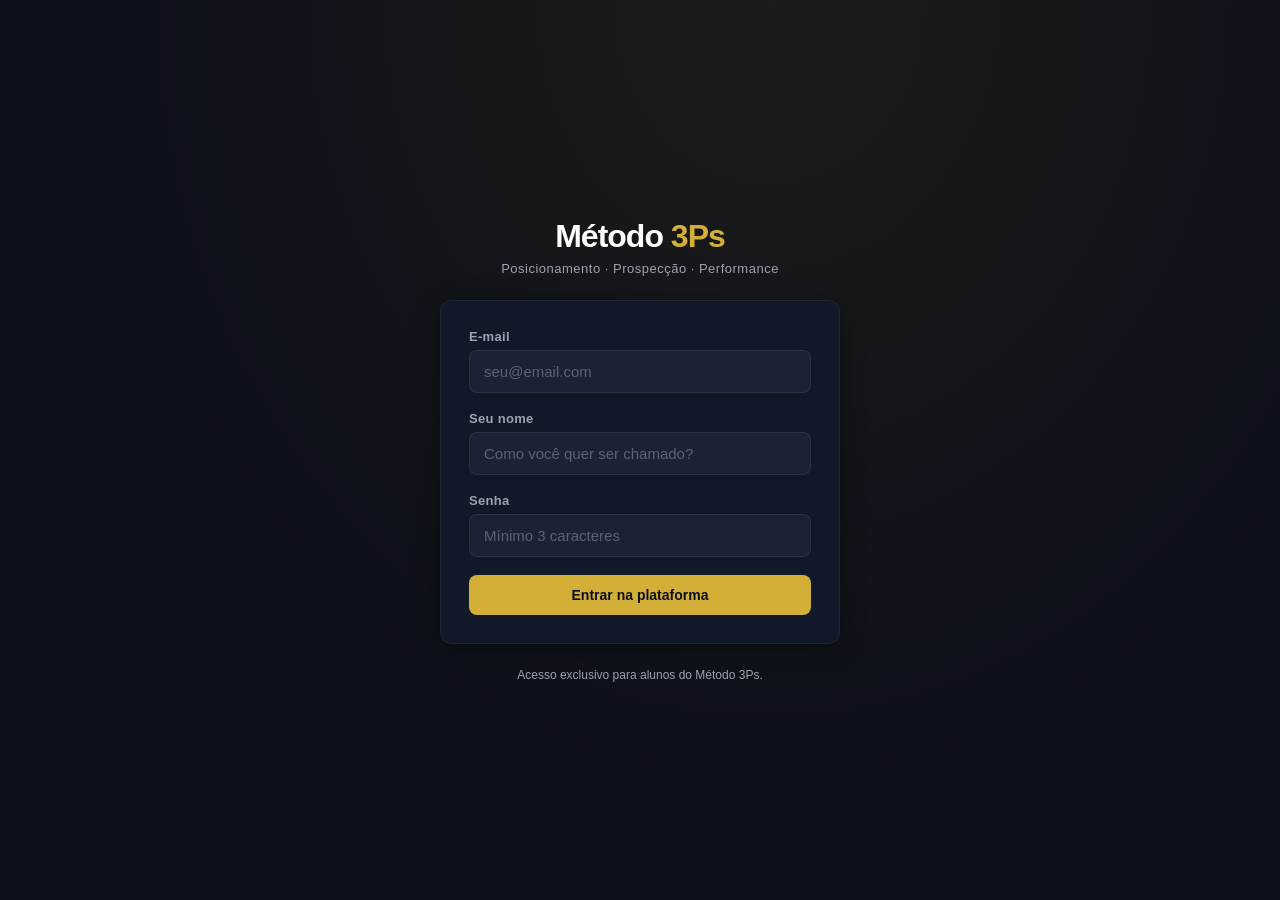
<file: plataforma-3ps/plataforma-3ps-completo.html>
<!DOCTYPE html>
<html lang="pt-BR">
<head>
  <meta charset="UTF-8" />
  <meta name="viewport" content="width=device-width, initial-scale=1.0" />
  <title>Método 3Ps — Plataforma de Ensino</title>
  <style>
/* =============================================
   MÉTODO 3PS — DESIGN SYSTEM
   Tema escuro premium
============================================= */

/* ---- VARIÁVEIS ---- */
:root {
  --bg:           #0B0F19;
  --card:         #111827;
  --card-2:       #1a2236;
  --gold:         #D4AF37;
  --gold-dim:     rgba(212,175,55,0.15);
  --white:        #FFFFFF;
  --gray:         #9CA3AF;
  --gray-dim:     rgba(156,163,175,0.1);
  --green:        #22c55e;
  --green-dim:    rgba(34,197,94,0.15);
  --radius:       12px;
  --radius-sm:    8px;
  --navbar-h:     64px;
  --bottom-nav-h: 64px;
  --shadow:       0 4px 24px rgba(0,0,0,0.4);
  --transition:   0.2s ease;
}

/* ---- RESET ---- */
*, *::before, *::after { box-sizing: border-box; margin: 0; padding: 0; }
html, body { height: 100%; overflow: hidden; }
body {
  font-family: -apple-system, BlinkMacSystemFont, 'Segoe UI', Roboto, sans-serif;
  background: var(--bg);
  color: var(--white);
  -webkit-font-smoothing: antialiased;
}
a { text-decoration: none; color: inherit; }
ul { list-style: none; }
img { max-width: 100%; display: block; }
button { cursor: pointer; border: none; background: none; font: inherit; }
input { font: inherit; }

/* ---- UTILITÁRIOS ---- */
.hidden { display: none !important; }
.gold { color: var(--gold); }

/* ---- SCROLL ---- */
.page-scroll {
  height: 100%;
  overflow-y: auto;
  padding: 24px 24px 100px;
  scrollbar-width: thin;
  scrollbar-color: var(--card-2) transparent;
}
.page-scroll::-webkit-scrollbar { width: 6px; }
.page-scroll::-webkit-scrollbar-track { background: transparent; }
.page-scroll::-webkit-scrollbar-thumb { background: var(--card-2); border-radius: 3px; }

/* =============================================
   BOTÕES
============================================= */
.btn {
  display: inline-flex;
  align-items: center;
  gap: 8px;
  padding: 12px 24px;
  border-radius: var(--radius-sm);
  font-size: 14px;
  font-weight: 600;
  transition: opacity var(--transition), transform var(--transition);
}
.btn:active { transform: scale(0.97); }
.btn-primary {
  background: var(--gold);
  color: #0B0F19;
}
.btn-primary:hover { opacity: 0.9; }
.btn-ghost {
  background: var(--gray-dim);
  color: var(--white);
  border: 1px solid rgba(255,255,255,0.1);
}
.btn-ghost:hover { background: rgba(255,255,255,0.08); }
.btn-full { width: 100%; justify-content: center; }
.btn-sm { padding: 8px 16px; font-size: 13px; }

.btn-back {
  display: inline-flex;
  align-items: center;
  gap: 6px;
  color: var(--gray);
  font-size: 14px;
  margin-bottom: 20px;
  padding: 4px 0;
  transition: color var(--transition);
  cursor: pointer;
}
.btn-back:hover { color: var(--white); }

/* =============================================
   SCREENS / ROTEAMENTO
============================================= */
.screen { display: none; height: 100%; }
.screen.active { display: flex; flex-direction: column; }
#screen-login.active { display: flex; }

/* =============================================
   LOGIN
============================================= */
#screen-login {
  align-items: center;
  justify-content: center;
  min-height: 100vh;
  padding: 24px;
  background: radial-gradient(ellipse at 60% 0%, rgba(212,175,55,0.08) 0%, transparent 70%), var(--bg);
}

.login-wrap {
  width: 100%;
  max-width: 400px;
  display: flex;
  flex-direction: column;
  gap: 24px;
}

.login-logo { text-align: center; }
.logo-text {
  font-size: 32px;
  font-weight: 800;
  letter-spacing: -1px;
}
.login-tagline {
  color: var(--gray);
  font-size: 13px;
  margin-top: 6px;
  letter-spacing: 0.5px;
}

.login-form {
  background: var(--card);
  border: 1px solid rgba(255,255,255,0.06);
  border-radius: var(--radius);
  padding: 28px;
  display: flex;
  flex-direction: column;
  gap: 18px;
  box-shadow: var(--shadow);
}

.field-group { display: flex; flex-direction: column; gap: 6px; }
.field-group label {
  font-size: 13px;
  font-weight: 600;
  color: var(--gray);
  letter-spacing: 0.3px;
}
.field-group input {
  background: var(--card-2);
  border: 1px solid rgba(255,255,255,0.08);
  border-radius: var(--radius-sm);
  padding: 12px 14px;
  color: var(--white);
  font-size: 15px;
  outline: none;
  transition: border-color var(--transition);
}
.field-group input:focus { border-color: var(--gold); }
.field-group input::placeholder { color: rgba(156,163,175,0.5); }

.login-error { color: #f87171; font-size: 13px; text-align: center; }
.login-note { text-align: center; color: var(--gray); font-size: 12px; }

/* =============================================
   APP SHELL
============================================= */
#app-shell {
  display: flex;
  flex-direction: column;
  height: 100vh;
  overflow: hidden;
}
#app-shell.hidden { display: none; }

/* =============================================
   NAVBAR DESKTOP
============================================= */
.navbar {
  height: var(--navbar-h);
  background: rgba(11,15,25,0.95);
  backdrop-filter: blur(12px);
  border-bottom: 1px solid rgba(255,255,255,0.06);
  display: flex;
  align-items: center;
  padding: 0 32px;
  gap: 32px;
  flex-shrink: 0;
  z-index: 100;
}
.navbar-brand {
  font-size: 20px;
  font-weight: 800;
  letter-spacing: -0.5px;
  cursor: pointer;
  user-select: none;
  flex-shrink: 0;
}
.nav-links { display: flex; gap: 4px; flex: 1; }
.nav-link {
  padding: 8px 16px;
  border-radius: var(--radius-sm);
  font-size: 14px;
  font-weight: 500;
  color: var(--gray);
  transition: color var(--transition), background var(--transition);
}
.nav-link:hover { color: var(--white); background: var(--gray-dim); }
.nav-link.active { color: var(--gold); background: var(--gold-dim); }
#btn-logout { flex-shrink: 0; font-size: 13px; }

/* =============================================
   MAIN CONTENT
============================================= */
#main-content { flex: 1; overflow: hidden; position: relative; }
#main-content > .screen { position: absolute; inset: 0; }

/* =============================================
   PAGE HEADER
============================================= */
.page-header { margin-bottom: 28px; }
.page-title { font-size: 24px; font-weight: 700; letter-spacing: -0.5px; line-height: 1.2; }
.page-subtitle { color: var(--gray); font-size: 14px; margin-top: 6px; }

/* =============================================
   SECTION
============================================= */
.section { margin-top: 36px; }
.section-title {
  font-size: 16px;
  font-weight: 700;
  color: var(--gray);
  letter-spacing: 0.5px;
  text-transform: uppercase;
  margin-bottom: 16px;
}

/* =============================================
   DASHBOARD — STATS
============================================= */
.stats-grid { display: grid; grid-template-columns: repeat(3, 1fr); gap: 12px; }
.stat-card {
  background: var(--card);
  border: 1px solid rgba(255,255,255,0.06);
  border-radius: var(--radius);
  padding: 20px;
  display: flex;
  flex-direction: column;
  gap: 8px;
}
.stat-label { font-size: 12px; font-weight: 600; color: var(--gray); text-transform: uppercase; letter-spacing: 0.5px; }
.stat-value { font-size: 28px; font-weight: 800; color: var(--gold); }
.stat-sub { font-size: 12px; color: var(--gray); }

.progress-bar-wrap {
  background: var(--card-2);
  border-radius: 99px;
  height: 6px;
  overflow: hidden;
  margin-top: 4px;
}
.progress-bar-fill {
  height: 100%;
  background: var(--gold);
  border-radius: 99px;
  transition: width 0.5s ease;
}

/* =============================================
   CONTINUAR ASSISTINDO
============================================= */
.continue-card {
  background: var(--card);
  border: 1px solid rgba(212,175,55,0.2);
  border-radius: var(--radius);
  padding: 20px 24px;
  display: flex;
  align-items: center;
  gap: 20px;
  cursor: pointer;
  transition: border-color var(--transition), background var(--transition);
}
.continue-card:hover { border-color: var(--gold); background: var(--card-2); }
.continue-thumb {
  width: 80px;
  height: 52px;
  background: var(--card-2);
  border-radius: var(--radius-sm);
  display: flex;
  align-items: center;
  justify-content: center;
  font-size: 24px;
  flex-shrink: 0;
}
.continue-info { flex: 1; min-width: 0; }
.continue-module { font-size: 11px; color: var(--gold); font-weight: 700; text-transform: uppercase; letter-spacing: 0.5px; }
.continue-title { font-size: 15px; font-weight: 600; margin-top: 4px; white-space: nowrap; overflow: hidden; text-overflow: ellipsis; }
.continue-progress { font-size: 12px; color: var(--gray); margin-top: 4px; }
.continue-arrow { font-size: 20px; color: var(--gray); flex-shrink: 0; }

/* =============================================
   MÓDULOS GRID
============================================= */
.modules-grid { display: grid; grid-template-columns: repeat(auto-fill, minmax(260px, 1fr)); gap: 16px; }
.modules-grid.large { grid-template-columns: repeat(auto-fill, minmax(300px, 1fr)); }

.module-card {
  background: var(--card);
  border: 1px solid rgba(255,255,255,0.06);
  border-radius: var(--radius);
  padding: 20px;
  cursor: pointer;
  transition: border-color var(--transition), transform var(--transition);
  display: flex;
  flex-direction: column;
  gap: 12px;
}
.module-card:hover { border-color: rgba(212,175,55,0.4); transform: translateY(-2px); }
.module-card-header { display: flex; align-items: flex-start; gap: 12px; }
.module-num {
  width: 36px;
  height: 36px;
  background: var(--gold-dim);
  border-radius: 8px;
  display: flex;
  align-items: center;
  justify-content: center;
  font-size: 13px;
  font-weight: 800;
  color: var(--gold);
  flex-shrink: 0;
}
.module-card-title { font-size: 15px; font-weight: 700; line-height: 1.3; }
.module-card-desc { font-size: 13px; color: var(--gray); line-height: 1.5; }
.module-card-footer { display: flex; align-items: center; justify-content: space-between; margin-top: auto; }
.module-lessons-count { font-size: 12px; color: var(--gray); }
.module-pct { font-size: 12px; font-weight: 700; color: var(--gold); }

/* =============================================
   LIVE CARD
============================================= */
.live-card {
  background: var(--card);
  border: 1px solid rgba(212,175,55,0.3);
  border-radius: var(--radius);
  padding: 24px;
  display: flex;
  flex-direction: column;
  gap: 16px;
  max-width: 560px;
}
.live-badge {
  display: inline-flex;
  background: #ef4444;
  color: #fff;
  font-size: 11px;
  font-weight: 800;
  letter-spacing: 1px;
  padding: 4px 10px;
  border-radius: 99px;
  width: fit-content;
}
.live-title { font-size: 17px; font-weight: 700; line-height: 1.4; }
.live-meta { display: flex; gap: 20px; font-size: 14px; color: var(--gray); }

/* =============================================
   MÓDULO DETALHE
============================================= */
.module-detail-header {
  background: var(--card);
  border: 1px solid rgba(255,255,255,0.06);
  border-radius: var(--radius);
  padding: 24px;
  margin-bottom: 24px;
}
.module-detail-title { font-size: 22px; font-weight: 800; margin-bottom: 8px; }
.module-detail-desc { font-size: 14px; color: var(--gray); line-height: 1.6; margin-bottom: 16px; }
.module-detail-progress { display: flex; align-items: center; gap: 12px; }
.module-detail-pct { font-size: 13px; font-weight: 700; color: var(--gold); min-width: 36px; }
.progress-bar-wrap.wide { flex: 1; }

/* =============================================
   LISTA DE AULAS
============================================= */
.lessons-list { display: flex; flex-direction: column; gap: 8px; }

.lesson-item {
  background: var(--card);
  border: 1px solid rgba(255,255,255,0.06);
  border-radius: var(--radius-sm);
  padding: 16px 20px;
  display: flex;
  align-items: center;
  gap: 16px;
  cursor: pointer;
  transition: border-color var(--transition), background var(--transition);
}
.lesson-item:hover { border-color: rgba(212,175,55,0.3); background: var(--card-2); }
.lesson-item.active { border-color: var(--gold); background: var(--gold-dim); }
.lesson-item.done .lesson-item-num { background: var(--green-dim); color: var(--green); }

.lesson-item-num {
  width: 32px;
  height: 32px;
  background: var(--card-2);
  border-radius: 8px;
  display: flex;
  align-items: center;
  justify-content: center;
  font-size: 12px;
  font-weight: 700;
  color: var(--gray);
  flex-shrink: 0;
}
.lesson-item-info { flex: 1; min-width: 0; }
.lesson-item-title { font-size: 14px; font-weight: 600; white-space: nowrap; overflow: hidden; text-overflow: ellipsis; }
.lesson-item-status { font-size: 11px; margin-top: 4px; font-weight: 600; text-transform: uppercase; letter-spacing: 0.4px; }
.lesson-item-status.done { color: var(--green); }
.lesson-item-status.current { color: var(--gold); }
.lesson-item-status.pending { color: var(--gray); }
.lesson-item-check { font-size: 18px; flex-shrink: 0; }

/* =============================================
   TELA DA AULA
============================================= */
.lesson-layout { display: flex; height: 100%; overflow: hidden; }

.lesson-main {
  flex: 1;
  overflow-y: auto;
  padding: 24px;
  scrollbar-width: thin;
  scrollbar-color: var(--card-2) transparent;
}
.lesson-main::-webkit-scrollbar { width: 6px; }
.lesson-main::-webkit-scrollbar-thumb { background: var(--card-2); border-radius: 3px; }

.player-wrap {
  position: relative;
  width: 100%;
  padding-bottom: 56.25%;
  border-radius: var(--radius);
  overflow: hidden;
  background: #000;
  margin-bottom: 20px;
}
.player-wrap iframe { position: absolute; inset: 0; width: 100%; height: 100%; }

.lesson-info { padding-bottom: 16px; }
.lesson-title { font-size: 20px; font-weight: 800; margin-bottom: 8px; }
.lesson-desc { font-size: 14px; color: var(--gray); line-height: 1.7; margin-bottom: 20px; }
.lesson-actions { display: flex; gap: 12px; flex-wrap: wrap; }

.lesson-sidebar {
  width: 320px;
  flex-shrink: 0;
  border-left: 1px solid rgba(255,255,255,0.06);
  overflow-y: auto;
  padding: 24px 16px;
  scrollbar-width: thin;
  scrollbar-color: var(--card-2) transparent;
}
.lesson-sidebar::-webkit-scrollbar { width: 4px; }
.lesson-sidebar::-webkit-scrollbar-thumb { background: var(--card-2); border-radius: 3px; }

.sidebar-title {
  font-size: 13px;
  font-weight: 700;
  color: var(--gray);
  text-transform: uppercase;
  letter-spacing: 0.5px;
  margin-bottom: 12px;
}
.sidebar-list { display: flex; flex-direction: column; gap: 6px; }

/* =============================================
   MATERIAIS
============================================= */
.materials-grid { display: grid; grid-template-columns: repeat(auto-fill, minmax(260px, 1fr)); gap: 16px; }

.material-card {
  background: var(--card);
  border: 1px solid rgba(255,255,255,0.06);
  border-radius: var(--radius);
  padding: 24px;
  display: flex;
  flex-direction: column;
  gap: 12px;
  transition: border-color var(--transition);
}
.material-card:hover { border-color: rgba(212,175,55,0.3); }
.material-icon { font-size: 32px; }
.material-badge {
  display: inline-flex;
  background: var(--green-dim);
  color: var(--green);
  font-size: 11px;
  font-weight: 700;
  letter-spacing: 0.4px;
  padding: 3px 10px;
  border-radius: 99px;
  width: fit-content;
}
.material-title { font-size: 15px; font-weight: 700; line-height: 1.3; }
.material-desc { font-size: 13px; color: var(--gray); line-height: 1.6; flex: 1; }

/* =============================================
   COMUNIDADE
============================================= */
.community-main-card {
  background: var(--card);
  border: 1px solid rgba(212,175,55,0.2);
  border-radius: var(--radius);
  padding: 32px;
  display: flex;
  flex-direction: column;
  align-items: center;
  text-align: center;
  gap: 16px;
  max-width: 560px;
  margin: 0 auto;
}
.community-icon { font-size: 48px; }
.community-card-title { font-size: 20px; font-weight: 800; }
.community-card-desc { font-size: 14px; color: var(--gray); line-height: 1.7; }

.community-perks { display: grid; grid-template-columns: repeat(auto-fill, minmax(200px, 1fr)); gap: 16px; }
.perk-card {
  background: var(--card);
  border: 1px solid rgba(255,255,255,0.06);
  border-radius: var(--radius);
  padding: 20px;
  display: flex;
  flex-direction: column;
  gap: 10px;
}
.perk-icon { font-size: 28px; }
.perk-title { font-size: 15px; font-weight: 700; }
.perk-desc { font-size: 13px; color: var(--gray); line-height: 1.5; }

/* =============================================
   BOTTOM NAV (mobile)
============================================= */
.bottom-nav {
  display: none;
  position: fixed;
  bottom: 0; left: 0; right: 0;
  height: var(--bottom-nav-h);
  background: rgba(17,24,39,0.97);
  backdrop-filter: blur(12px);
  border-top: 1px solid rgba(255,255,255,0.06);
  z-index: 200;
}
.bottom-nav-item {
  flex: 1;
  display: flex;
  flex-direction: column;
  align-items: center;
  justify-content: center;
  gap: 4px;
  color: var(--gray);
  transition: color var(--transition);
  padding: 8px 0;
}
.bottom-nav-item.active { color: var(--gold); }
.bottom-nav-icon { font-size: 20px; }
.bottom-nav-label { font-size: 10px; font-weight: 600; letter-spacing: 0.3px; }

/* =============================================
   TOAST
============================================= */
.toast {
  position: fixed;
  bottom: 80px;
  left: 50%;
  transform: translateX(-50%);
  background: var(--card-2);
  color: var(--white);
  padding: 12px 24px;
  border-radius: 99px;
  font-size: 14px;
  font-weight: 500;
  border: 1px solid rgba(255,255,255,0.1);
  box-shadow: var(--shadow);
  z-index: 1000;
  white-space: nowrap;
  animation: toastIn 0.25s ease;
}
@keyframes toastIn {
  from { opacity: 0; transform: translateX(-50%) translateY(12px); }
  to   { opacity: 1; transform: translateX(-50%) translateY(0); }
}

/* =============================================
   RESPONSIVIDADE
============================================= */
@media (max-width: 900px) {
  .lesson-layout { flex-direction: column; }
  .lesson-sidebar { width: 100%; border-left: none; border-top: 1px solid rgba(255,255,255,0.06); max-height: 280px; }
}

@media (max-width: 768px) {
  .navbar { display: none; }
  .bottom-nav { display: flex; }
  .page-scroll { padding-bottom: 80px; }
  .lesson-main { padding-bottom: 80px; }
  .stats-grid { grid-template-columns: repeat(2, 1fr); }
  .modules-grid, .modules-grid.large { grid-template-columns: 1fr; }
  .materials-grid { grid-template-columns: 1fr; }
  .community-perks { grid-template-columns: 1fr; }
  .continue-card { flex-direction: column; align-items: flex-start; }
  .continue-thumb { width: 100%; height: 160px; }
  .toast { bottom: 76px; }
  .live-meta { flex-direction: column; gap: 6px; }
  .page-title { font-size: 20px; }
}

@media (max-width: 480px) {
  .stats-grid { grid-template-columns: 1fr; }
  .page-scroll { padding: 16px 16px 80px; }
  .lesson-main { padding: 16px; }
}
  </style>
</head>
<body>

  <!-- ===== TELA: LOGIN ===== -->
  <div id="screen-login" class="screen active">
    <div class="login-wrap">
      <div class="login-logo">
        <span class="logo-text">Método <span class="gold">3Ps</span></span>
        <p class="login-tagline">Posicionamento · Prospecção · Performance</p>
      </div>
      <form id="form-login" class="login-form" novalidate>
        <div class="field-group">
          <label for="input-email">E-mail</label>
          <input id="input-email" type="email" placeholder="seu@email.com" autocomplete="email" />
        </div>
        <div class="field-group">
          <label for="input-name">Seu nome</label>
          <input id="input-name" type="text" placeholder="Como você quer ser chamado?" autocomplete="name" />
        </div>
        <div class="field-group">
          <label for="input-pass">Senha</label>
          <input id="input-pass" type="password" placeholder="Mínimo 3 caracteres" autocomplete="current-password" />
        </div>
        <p id="login-error" class="login-error hidden">Preencha todos os campos (mínimo 3 caracteres).</p>
        <button type="submit" class="btn btn-primary btn-full">Entrar na plataforma</button>
      </form>
      <p class="login-note">Acesso exclusivo para alunos do Método 3Ps.</p>
    </div>
  </div>

  <!-- ===== APP SHELL ===== -->
  <div id="app-shell" class="hidden">

    <!-- NAVBAR DESKTOP -->
    <nav id="navbar" class="navbar">
      <div class="navbar-brand" id="logo-click">Método <span class="gold">3Ps</span></div>
      <ul class="nav-links">
        <li><a href="#" class="nav-link" data-screen="dashboard">Dashboard</a></li>
        <li><a href="#" class="nav-link" data-screen="modules">Módulos</a></li>
        <li><a href="#" class="nav-link" data-screen="materials">Materiais</a></li>
        <li><a href="#" class="nav-link" data-screen="community">Comunidade</a></li>
      </ul>
      <button id="btn-logout" class="btn btn-ghost btn-sm">Sair</button>
    </nav>

    <!-- CONTEÚDO -->
    <main id="main-content">

      <!-- DASHBOARD -->
      <div id="screen-dashboard" class="screen">
        <div class="page-scroll">
          <div class="page-header">
            <h1 id="dash-greeting" class="page-title"></h1>
            <p class="page-subtitle">A direção certa vale mais do que a velocidade.</p>
          </div>
          <div class="stats-grid" id="dash-stats"></div>
          <section class="section">
            <h2 class="section-title">Continuar assistindo</h2>
            <div id="dash-continue" class="continue-card"></div>
          </section>
          <section class="section">
            <h2 class="section-title">Módulos do curso</h2>
            <div id="dash-modules" class="modules-grid"></div>
          </section>
          <section class="section">
            <h2 class="section-title">Próxima Live de Mentoria</h2>
            <div class="live-card">
              <div class="live-badge">AO VIVO</div>
              <h3 class="live-title">Como gerar leads qualificados para imóveis no litoral</h3>
              <div class="live-meta">
                <span class="live-day">📅 Quinta-feira</span>
                <span class="live-time">🕗 20h (horário de Brasília)</span>
              </div>
              <button class="btn btn-primary btn-sm" onclick="showToast('Em breve você receberá o link da live!')">Ver detalhes</button>
            </div>
          </section>
        </div>
      </div>

      <!-- MÓDULOS -->
      <div id="screen-modules" class="screen">
        <div class="page-scroll">
          <div class="page-header">
            <h1 class="page-title">Módulos do curso</h1>
            <p class="page-subtitle">Navegue pelos módulos e acompanhe seu progresso.</p>
          </div>
          <div id="modules-list" class="modules-grid large"></div>
        </div>
      </div>

      <!-- MÓDULO DETALHE -->
      <div id="screen-module-detail" class="screen">
        <div class="page-scroll">
          <button class="btn-back" id="btn-back-modules">← Voltar para módulos</button>
          <div id="module-detail-header" class="module-detail-header"></div>
          <div id="lessons-list" class="lessons-list"></div>
        </div>
      </div>

      <!-- AULA -->
      <div id="screen-lesson" class="screen">
        <div class="lesson-layout">
          <div class="lesson-main">
            <button class="btn-back" id="btn-back-module">← Voltar para o módulo</button>
            <div class="player-wrap">
              <iframe id="lesson-iframe" src="" frameborder="0"
                allow="accelerometer; autoplay; clipboard-write; encrypted-media; gyroscope; picture-in-picture"
                allowfullscreen></iframe>
            </div>
            <div class="lesson-info">
              <h2 id="lesson-title" class="lesson-title"></h2>
              <p id="lesson-desc" class="lesson-desc"></p>
              <div class="lesson-actions">
                <button id="btn-complete" class="btn btn-primary">✓ Marcar como concluída</button>
                <button id="btn-next" class="btn btn-ghost">Próxima aula →</button>
              </div>
            </div>
          </div>
          <aside class="lesson-sidebar">
            <h3 class="sidebar-title">Aulas do módulo</h3>
            <div id="sidebar-lessons" class="sidebar-list"></div>
          </aside>
        </div>
      </div>

      <!-- MATERIAIS -->
      <div id="screen-materials" class="screen">
        <div class="page-scroll">
          <div class="page-header">
            <h1 class="page-title">Materiais de Apoio</h1>
            <p class="page-subtitle">Recursos exclusivos para acelerar seus resultados.</p>
          </div>
          <div class="materials-grid">
            <div class="material-card">
              <div class="material-icon">📋</div>
              <span class="material-badge">Disponível</span>
              <h3 class="material-title">Checklist do Corretor Digital</h3>
              <p class="material-desc">Guia completo com todos os passos para montar sua presença digital como corretor.</p>
              <button class="btn btn-primary btn-sm" onclick="showToast('PDF disponível em breve!')">Baixar PDF</button>
            </div>
            <div class="material-card">
              <div class="material-icon">💬</div>
              <span class="material-badge">Disponível</span>
              <h3 class="material-title">Roteiro de Atendimento no WhatsApp</h3>
              <p class="material-desc">Scripts prontos para qualificar e engajar leads de imóveis pelo WhatsApp.</p>
              <button class="btn btn-primary btn-sm" onclick="showToast('PDF disponível em breve!')">Baixar PDF</button>
            </div>
            <div class="material-card">
              <div class="material-icon">🔁</div>
              <span class="material-badge">Disponível</span>
              <h3 class="material-title">Modelo de Follow-up</h3>
              <p class="material-desc">Sequência de mensagens para reativar leads frios e aumentar conversões.</p>
              <button class="btn btn-primary btn-sm" onclick="showToast('PDF disponível em breve!')">Baixar PDF</button>
            </div>
            <div class="material-card">
              <div class="material-icon">📣</div>
              <span class="material-badge">Disponível</span>
              <h3 class="material-title">Checklist do Anúncio Imobiliário</h3>
              <p class="material-desc">Tudo que um anúncio campeão precisa ter para atrair o comprador certo.</p>
              <button class="btn btn-primary btn-sm" onclick="showToast('PDF disponível em breve!')">Baixar PDF</button>
            </div>
            <div class="material-card">
              <div class="material-icon">📊</div>
              <span class="material-badge">Disponível</span>
              <h3 class="material-title">Planilha de Organização de Leads</h3>
              <p class="material-desc">Gerencie sua pipeline de clientes com essa planilha simples e eficiente.</p>
              <button class="btn btn-ghost btn-sm" onclick="showToast('Planilha disponível em breve!')">Baixar Planilha</button>
            </div>
          </div>
        </div>
      </div>

      <!-- COMUNIDADE -->
      <div id="screen-community" class="screen">
        <div class="page-scroll">
          <div class="page-header">
            <h1 class="page-title">Comunidade Corretor Digital</h1>
            <p class="page-subtitle">Você não está sozinho nessa jornada.</p>
          </div>
          <div class="community-main-card">
            <div class="community-icon">👥</div>
            <h2 class="community-card-title">Grupo Exclusivo de Alunos</h2>
            <p class="community-card-desc">
              Participe da nossa comunidade no WhatsApp com corretores de todo o Brasil.
              Troque experiências, tire dúvidas e acompanhe as lives em tempo real.
              Um espaço criado para quem quer crescer de verdade no mercado imobiliário digital.
            </p>
            <a href="#" class="btn btn-primary" onclick="showToast('Link do grupo em breve!')">Acessar grupo no WhatsApp</a>
          </div>
          <section class="section">
            <h2 class="section-title">Por que participar?</h2>
            <div class="community-perks">
              <div class="perk-card">
                <div class="perk-icon">❓</div>
                <h3 class="perk-title">Tire suas dúvidas</h3>
                <p class="perk-desc">Professores e colegas respondem suas perguntas em tempo real.</p>
              </div>
              <div class="perk-card">
                <div class="perk-icon">📡</div>
                <h3 class="perk-title">Acompanhe as lives</h3>
                <p class="perk-desc">Receba avisos e links antes de cada mentoria ao vivo.</p>
              </div>
              <div class="perk-card">
                <div class="perk-icon">🏆</div>
                <h3 class="perk-title">Compartilhe sua evolução</h3>
                <p class="perk-desc">Celebre suas conquistas e inspire outros corretores da comunidade.</p>
              </div>
            </div>
          </section>
        </div>
      </div>

    </main>

    <!-- BOTTOM NAV MOBILE -->
    <nav id="bottom-nav" class="bottom-nav">
      <a href="#" class="bottom-nav-item" data-screen="dashboard">
        <span class="bottom-nav-icon">🏠</span>
        <span class="bottom-nav-label">Dashboard</span>
      </a>
      <a href="#" class="bottom-nav-item" data-screen="modules">
        <span class="bottom-nav-icon">📚</span>
        <span class="bottom-nav-label">Módulos</span>
      </a>
      <a href="#" class="bottom-nav-item" data-screen="materials">
        <span class="bottom-nav-icon">📁</span>
        <span class="bottom-nav-label">Materiais</span>
      </a>
      <a href="#" class="bottom-nav-item" data-screen="community">
        <span class="bottom-nav-icon">👥</span>
        <span class="bottom-nav-label">Comunidade</span>
      </a>
    </nav>

  </div><!-- /app-shell -->

  <!-- TOAST -->
  <div id="toast" class="toast hidden"></div>

  <script>
/* ==============================================
   CADASTRO DE MÓDULOS E AULAS — EDITE AQUI
   ============================================

   Como trocar o vídeo de uma aula:
   - Encontre a aula pelo título (title)
   - Substitua o videoUrl pelo link EMBED

   YouTube normal  → https://www.youtube.com/watch?v=CODIGO
   YouTube embed   → https://www.youtube.com/embed/CODIGO

   Vimeo embed     → https://player.vimeo.com/video/CODIGO
   Panda Video     → https://player-vz-XXXX.tv.pandavideo.com.br/embed/?v=CODIGO
   Bunny Stream    → https://iframe.mediadelivery.net/embed/BIBLIOTECA/CODIGO

============================================== */

const COURSE = [
  {
    id: 'm1', n: 1,
    title: 'Boas-vindas ao Método 3Ps',
    desc: 'Conheça a plataforma, entenda a metodologia e prepare sua mentalidade para o crescimento.',
    lessons: [
      { id: 'm1l1', n: 1, title: 'Introdução à plataforma',
        desc: 'Nesta aula você conhecerá a plataforma Método 3Ps e aprenderá a navegar por todos os módulos e recursos disponíveis.',
        videoUrl: 'https://www.youtube.com/embed/dQw4w9WgXcQ' },
      { id: 'm1l2', n: 2, title: 'Como usar o método',
        desc: 'Entenda a estrutura dos 3Ps — Posicionamento, Prospecção e Performance — e como aplicar cada etapa na sua rotina.',
        videoUrl: 'https://www.youtube.com/embed/dQw4w9WgXcQ' },
      { id: 'm1l3', n: 3, title: 'Mentalidade do corretor digital',
        desc: 'Os princípios que diferenciam corretores comuns de corretores que faturam com consistência no ambiente digital.',
        videoUrl: 'https://www.youtube.com/embed/dQw4w9WgXcQ' }
    ]
  },
  {
    id: 'm2', n: 2,
    title: 'Posicionamento do Corretor Digital',
    desc: 'Construa autoridade, presença digital e gere confiança antes mesmo de falar sobre imóveis.',
    lessons: [
      { id: 'm2l1', n: 1, title: 'Como construir autoridade',
        desc: 'Estratégias práticas para se tornar referência no mercado imobiliário da sua região usando as redes sociais.',
        videoUrl: 'https://www.youtube.com/embed/dQw4w9WgXcQ' },
      { id: 'm2l2', n: 2, title: 'Como se posicionar no Instagram',
        desc: 'Perfil, bio, destaque de stories, feed e cadência de publicações — tudo que você precisa para dominar o Instagram.',
        videoUrl: 'https://www.youtube.com/embed/dQw4w9WgXcQ' },
      { id: 'm2l3', n: 3, title: 'Como gerar confiança antes da venda',
        desc: 'A venda começa muito antes do primeiro contato. Aprenda a preparar o terreno para um fechamento natural.',
        videoUrl: 'https://www.youtube.com/embed/dQw4w9WgXcQ' }
    ]
  },
  {
    id: 'm3', n: 3,
    title: 'Prospecção e Geração de Leads',
    desc: 'Métodos comprovados para atrair, abordar e organizar novos contatos todos os dias.',
    lessons: [
      { id: 'm3l1', n: 1, title: 'Como abordar contatos',
        desc: 'Scripts e abordagens que geram resposta. Saiba o que falar, como falar e quando falar com novos leads.',
        videoUrl: 'https://www.youtube.com/embed/dQw4w9WgXcQ' },
      { id: 'm3l2', n: 2, title: 'Como organizar sua base',
        desc: 'Um sistema simples para nunca mais perder um lead. Classificação, anotações e rotina de acompanhamento.',
        videoUrl: 'https://www.youtube.com/embed/dQw4w9WgXcQ' },
      { id: 'm3l3', n: 3, title: 'Como gerar oportunidades todos os dias',
        desc: 'A rotina do corretor digital: hábitos diários que mantêm o pipeline sempre cheio de boas oportunidades.',
        videoUrl: 'https://www.youtube.com/embed/dQw4w9WgXcQ' }
    ]
  },
  {
    id: 'm4', n: 4,
    title: 'Tráfego Pago para Corretores',
    desc: 'Aprenda a usar anúncios pagos para atrair leads qualificados e aumentar suas vendas de imóveis.',
    lessons: [
      { id: 'm4l1', n: 1, title: 'O que é tráfego pago no mercado imobiliário',
        desc: 'Entenda o conceito, por que funciona para corretores e como diferenciar tráfego pago de orgânico.',
        videoUrl: 'https://www.youtube.com/embed/dQw4w9WgXcQ' },
      { id: 'm4l2', n: 2, title: 'Como criar uma oferta simples',
        desc: 'Antes de anunciar, você precisa de uma oferta irresistível. Aprenda a montar a oferta certa para o público certo.',
        videoUrl: 'https://www.youtube.com/embed/dQw4w9WgXcQ' },
      { id: 'm4l3', n: 3, title: 'Como montar um anúncio básico',
        desc: 'Passo a passo para criar seu primeiro anúncio no Meta Ads focado em captação de leads imobiliários.',
        videoUrl: 'https://www.youtube.com/embed/dQw4w9WgXcQ' },
      { id: 'm4l4', n: 4, title: 'Como atender leads no WhatsApp',
        desc: 'O lead chegou — e agora? Scripts, tempos de resposta e as primeiras mensagens que convertem.',
        videoUrl: 'https://www.youtube.com/embed/dQw4w9WgXcQ' }
    ]
  },
  {
    id: 'm5', n: 5,
    title: 'Follow-up e Organização Comercial',
    desc: 'Transforme leads esquecidos em vendas. A arte do follow-up consistente e inteligente.',
    lessons: [
      { id: 'm5l1', n: 1, title: 'Como não perder clientes',
        desc: 'Os erros mais comuns que fazem corretores perderem vendas prontas — e como evitar cada um deles.',
        videoUrl: 'https://www.youtube.com/embed/dQw4w9WgXcQ' },
      { id: 'm5l2', n: 2, title: 'Como usar rotina de follow-up',
        desc: 'Monte uma cadência de acompanhamento que funciona sem ser inconveniente. Timing, frequência e tom.',
        videoUrl: 'https://www.youtube.com/embed/dQw4w9WgXcQ' },
      { id: 'm5l3', n: 3, title: 'Como priorizar leads quentes',
        desc: 'Identifique quais leads têm mais chance de fechar hoje e concentre sua energia onde o retorno é maior.',
        videoUrl: 'https://www.youtube.com/embed/dQw4w9WgXcQ' }
    ]
  },
  {
    id: 'm6', n: 6,
    title: 'Fechamento e Propostas',
    desc: 'Conduza o cliente até o sim com segurança, clareza e propostas que convencem.',
    lessons: [
      { id: 'm6l1', n: 1, title: 'Como apresentar a oportunidade',
        desc: 'A apresentação que cria desejo. Como mostrar o imóvel certo, para a pessoa certa, no momento certo.',
        videoUrl: 'https://www.youtube.com/embed/dQw4w9WgXcQ' },
      { id: 'm6l2', n: 2, title: 'Como conduzir objeções',
        desc: 'Preço, localização, prazo — aprenda a responder as objeções mais comuns sem perder o controle da negociação.',
        videoUrl: 'https://www.youtube.com/embed/dQw4w9WgXcQ' },
      { id: 'm6l3', n: 3, title: 'Como criar proposta simples',
        desc: 'Uma proposta clara vence uma complexa sempre. Modelo, estrutura e o que não pode faltar.',
        videoUrl: 'https://www.youtube.com/embed/dQw4w9WgXcQ' }
    ]
  },
  {
    id: 'm7', n: 7,
    title: 'Lives e Bônus',
    desc: 'Aulas bônus e lives gravadas com conteúdos exclusivos para turbinar seus resultados.',
    lessons: [
      { id: 'm7l1', n: 1, title: 'Aula bônus 1',
        desc: 'Conteúdo exclusivo extra para complementar sua jornada no Método 3Ps.',
        videoUrl: 'https://www.youtube.com/embed/dQw4w9WgXcQ' },
      { id: 'm7l2', n: 2, title: 'Aula bônus 2',
        desc: 'Mais um conteúdo especial preparado para os alunos mais dedicados da plataforma.',
        videoUrl: 'https://www.youtube.com/embed/dQw4w9WgXcQ' },
      { id: 'm7l3', n: 3, title: 'Live gravada',
        desc: 'Gravação da mentoria ao vivo com perguntas e respostas, estratégias avançadas e casos reais.',
        videoUrl: 'https://www.youtube.com/embed/dQw4w9WgXcQ' }
    ]
  }
];

/* =============================================
   LÓGICA DA PLATAFORMA
============================================= */

const STATE = {
  currentScreen: 'dashboard',
  currentModuleId: null,
  currentLessonId: null,
  logoClickCount: 0,
  logoClickTimer: null
};

const KEY_LOGGED = '3ps_loggedIn';
const KEY_NAME   = '3ps_name';
const KEY_DONE   = '3ps_completed';
const KEY_LAST   = '3ps_last';

function getCompleted() {
  try { return JSON.parse(localStorage.getItem(KEY_DONE)) || []; } catch { return []; }
}
function saveCompleted(arr) { localStorage.setItem(KEY_DONE, JSON.stringify(arr)); }
function getLast() {
  try { return JSON.parse(localStorage.getItem(KEY_LAST)) || null; } catch { return null; }
}
function saveLast(moduleId, lessonId) {
  localStorage.setItem(KEY_LAST, JSON.stringify({ moduleId, lessonId }));
}

function totalLessons() { return COURSE.reduce((s, m) => s + m.lessons.length, 0); }
function completedCount() { return getCompleted().length; }
function overallPct() {
  const total = totalLessons();
  return total ? Math.round((completedCount() / total) * 100) : 0;
}
function modulePct(mod) {
  const done = getCompleted();
  const c = mod.lessons.filter(l => done.includes(l.id)).length;
  return mod.lessons.length ? Math.round((c / mod.lessons.length) * 100) : 0;
}

let toastTimer = null;
function showToast(msg) {
  const el = document.getElementById('toast');
  el.textContent = msg;
  el.classList.remove('hidden');
  if (toastTimer) clearTimeout(toastTimer);
  toastTimer = setTimeout(() => el.classList.add('hidden'), 3000);
}

function showScreen(id) {
  document.querySelectorAll('.screen').forEach(s => s.classList.remove('active'));
  const target = document.getElementById('screen-' + id);
  if (target) target.classList.add('active');
  STATE.currentScreen = id;
  document.querySelectorAll('.nav-link').forEach(a => a.classList.toggle('active', a.dataset.screen === id));
  document.querySelectorAll('.bottom-nav-item').forEach(a => a.classList.toggle('active', a.dataset.screen === id));
  if (id === 'dashboard') renderDashboard();
  if (id === 'modules') renderModulesList();
}

function showModuleDetail(moduleId) {
  STATE.currentModuleId = moduleId;
  renderModuleDetail(moduleId);
  document.querySelectorAll('.screen').forEach(s => s.classList.remove('active'));
  document.getElementById('screen-module-detail').classList.add('active');
  STATE.currentScreen = 'module-detail';
}

function showLesson(moduleId, lessonId) {
  STATE.currentModuleId = moduleId;
  STATE.currentLessonId = lessonId;
  saveLast(moduleId, lessonId);
  renderLesson(moduleId, lessonId);
  document.querySelectorAll('.screen').forEach(s => s.classList.remove('active'));
  document.getElementById('screen-lesson').classList.add('active');
  STATE.currentScreen = 'lesson';
}

function initAuth() {
  if (localStorage.getItem(KEY_LOGGED)) enterApp();
  document.getElementById('form-login').addEventListener('submit', e => {
    e.preventDefault();
    const email = document.getElementById('input-email').value.trim();
    const name  = document.getElementById('input-name').value.trim();
    const pass  = document.getElementById('input-pass').value.trim();
    const err   = document.getElementById('login-error');
    if (email.length < 3 || name.length < 1 || pass.length < 3) {
      err.classList.remove('hidden'); return;
    }
    err.classList.add('hidden');
    localStorage.setItem(KEY_LOGGED, '1');
    localStorage.setItem(KEY_NAME, name);
    enterApp();
  });
}

function enterApp() {
  document.getElementById('screen-login').classList.remove('active');
  document.getElementById('app-shell').classList.remove('hidden');
  showScreen('dashboard');
}

function logout() {
  localStorage.removeItem(KEY_LOGGED);
  localStorage.removeItem(KEY_NAME);
  document.getElementById('app-shell').classList.add('hidden');
  document.getElementById('screen-login').classList.add('active');
  document.getElementById('input-email').value = '';
  document.getElementById('input-name').value  = '';
  document.getElementById('input-pass').value  = '';
}

function handleLogoClick() {
  STATE.logoClickCount++;
  if (STATE.logoClickTimer) clearTimeout(STATE.logoClickTimer);
  STATE.logoClickTimer = setTimeout(() => { STATE.logoClickCount = 0; }, 2000);
  if (STATE.logoClickCount >= 5) {
    STATE.logoClickCount = 0;
    localStorage.removeItem(KEY_DONE);
    localStorage.removeItem(KEY_LAST);
    showToast('Progresso da demo resetado.');
    if (STATE.currentScreen === 'dashboard') renderDashboard();
  }
}

function renderDashboard() {
  const name  = localStorage.getItem(KEY_NAME) || 'Aluno';
  document.getElementById('dash-greeting').textContent = `Olá, ${name}. Continue sua evolução no Método 3Ps.`;
  const pct   = overallPct();
  const done  = completedCount();
  const total = totalLessons();
  document.getElementById('dash-stats').innerHTML = `
    <div class="stat-card">
      <span class="stat-label">Progresso geral</span>
      <span class="stat-value">${pct}%</span>
      <div class="progress-bar-wrap"><div class="progress-bar-fill" style="width:${pct}%"></div></div>
    </div>
    <div class="stat-card">
      <span class="stat-label">Aulas concluídas</span>
      <span class="stat-value">${done}</span>
      <span class="stat-sub">de ${total} aulas</span>
    </div>
    <div class="stat-card">
      <span class="stat-label">Total de aulas</span>
      <span class="stat-value">${total}</span>
      <span class="stat-sub">${COURSE.length} módulos</span>
    </div>
  `;
  renderContinue();
  const modGrid = document.getElementById('dash-modules');
  modGrid.innerHTML = '';
  COURSE.forEach(mod => modGrid.appendChild(buildModuleCard(mod)));
}

function renderContinue() {
  const last = getLast();
  const el   = document.getElementById('dash-continue');
  if (!last) {
    const mod = COURSE[0], lesson = mod.lessons[0];
    el.innerHTML = continueCardHTML(mod, lesson, 'Começar do início');
    el.onclick = () => showLesson(mod.id, lesson.id);
    return;
  }
  const mod = COURSE.find(m => m.id === last.moduleId);
  if (!mod) return;
  const lesson = mod.lessons.find(l => l.id === last.lessonId);
  if (!lesson) return;
  const done = getCompleted();
  if (done.includes(lesson.id)) {
    const idx = mod.lessons.indexOf(lesson);
    if (idx < mod.lessons.length - 1) {
      const next = mod.lessons[idx + 1];
      el.innerHTML = continueCardHTML(mod, next, 'Próxima aula');
      el.onclick = () => showLesson(mod.id, next.id);
    } else {
      const modIdx = COURSE.indexOf(mod);
      if (modIdx < COURSE.length - 1) {
        const nextMod = COURSE[modIdx + 1], nextLesson = nextMod.lessons[0];
        el.innerHTML = continueCardHTML(nextMod, nextLesson, 'Próximo módulo');
        el.onclick = () => showLesson(nextMod.id, nextLesson.id);
      } else {
        el.innerHTML = `<div class="continue-info"><p style="color:var(--gold);font-weight:700;">🎉 Curso concluído! Parabéns!</p></div>`;
        el.onclick = null;
      }
    }
  } else {
    el.innerHTML = continueCardHTML(mod, lesson, 'Continuar');
    el.onclick = () => showLesson(mod.id, lesson.id);
  }
}

function continueCardHTML(mod, lesson, label) {
  const pct = modulePct(mod);
  return `
    <div class="continue-thumb">▶</div>
    <div class="continue-info">
      <div class="continue-module">Módulo ${mod.n} — ${label}</div>
      <div class="continue-title">${lesson.n}. ${lesson.title}</div>
      <div class="continue-progress">${pct}% do módulo concluído</div>
    </div>
    <div class="continue-arrow">›</div>
  `;
}

function renderModulesList() {
  const list = document.getElementById('modules-list');
  list.innerHTML = '';
  COURSE.forEach(mod => list.appendChild(buildModuleCard(mod)));
}

function buildModuleCard(mod) {
  const pct = modulePct(mod);
  const div = document.createElement('div');
  div.className = 'module-card';
  div.innerHTML = `
    <div class="module-card-header">
      <div class="module-num">${mod.n}</div>
      <div><div class="module-card-title">${mod.title}</div></div>
    </div>
    <div class="module-card-desc">${mod.desc}</div>
    <div class="progress-bar-wrap"><div class="progress-bar-fill" style="width:${pct}%"></div></div>
    <div class="module-card-footer">
      <span class="module-lessons-count">${mod.lessons.length} aulas</span>
      <span class="module-pct">${pct}%</span>
    </div>
  `;
  div.addEventListener('click', () => showModuleDetail(mod.id));
  return div;
}

function renderModuleDetail(moduleId) {
  const mod = COURSE.find(m => m.id === moduleId);
  if (!mod) return;
  const pct = modulePct(mod);
  document.getElementById('module-detail-header').innerHTML = `
    <div class="module-detail-title">Módulo ${mod.n}: ${mod.title}</div>
    <div class="module-detail-desc">${mod.desc}</div>
    <div class="module-detail-progress">
      <span class="module-detail-pct">${pct}%</span>
      <div class="progress-bar-wrap wide"><div class="progress-bar-fill" style="width:${pct}%"></div></div>
    </div>
  `;
  const list = document.getElementById('lessons-list');
  list.innerHTML = '';
  const done = getCompleted(), last = getLast();
  mod.lessons.forEach(lesson => {
    const isDone    = done.includes(lesson.id);
    const isCurrent = last && last.lessonId === lesson.id;
    const statusLabel = isDone ? 'Concluída' : isCurrent ? 'Atual' : 'Pendente';
    const statusClass = isDone ? 'done' : isCurrent ? 'current' : 'pending';
    const item = document.createElement('div');
    item.className = `lesson-item ${isDone ? 'done' : ''} ${isCurrent && !isDone ? 'active' : ''}`;
    item.innerHTML = `
      <div class="lesson-item-num">${isDone ? '✓' : lesson.n}</div>
      <div class="lesson-item-info">
        <div class="lesson-item-title">${lesson.title}</div>
        <div class="lesson-item-status ${statusClass}">${statusLabel}</div>
      </div>
      <div class="lesson-item-check">${isDone ? '✅' : '▶'}</div>
    `;
    item.addEventListener('click', () => showLesson(moduleId, lesson.id));
    list.appendChild(item);
  });
}

function renderLesson(moduleId, lessonId) {
  const mod    = COURSE.find(m => m.id === moduleId);
  if (!mod) return;
  const lesson = mod.lessons.find(l => l.id === lessonId);
  if (!lesson) return;
  document.getElementById('lesson-iframe').src = lesson.videoUrl;
  document.getElementById('lesson-title').textContent = `${lesson.n}. ${lesson.title}`;
  document.getElementById('lesson-desc').textContent  = lesson.desc;
  const btnComplete = document.getElementById('btn-complete');
  const done = getCompleted();
  if (done.includes(lessonId)) {
    btnComplete.textContent = '✓ Aula concluída';
    btnComplete.disabled = true;
    btnComplete.style.opacity = '0.5';
  } else {
    btnComplete.textContent = '✓ Marcar como concluída';
    btnComplete.disabled = false;
    btnComplete.style.opacity = '1';
  }
  btnComplete.onclick = () => markComplete(moduleId, lessonId);
  const btnNext = document.getElementById('btn-next');
  const idx = mod.lessons.indexOf(lesson);
  if (idx < mod.lessons.length - 1) {
    btnNext.style.display = '';
    btnNext.onclick = () => showLesson(moduleId, mod.lessons[idx + 1].id);
  } else {
    btnNext.style.display = 'none';
  }
  renderSidebar(mod, lessonId);
}

function renderSidebar(mod, currentLessonId) {
  const list = document.getElementById('sidebar-lessons');
  list.innerHTML = '';
  const done = getCompleted();
  mod.lessons.forEach(lesson => {
    const isDone    = done.includes(lesson.id);
    const isCurrent = lesson.id === currentLessonId;
    const item = document.createElement('div');
    item.className = `lesson-item ${isDone ? 'done' : ''} ${isCurrent ? 'active' : ''}`;
    item.style.cursor = 'pointer';
    item.innerHTML = `
      <div class="lesson-item-num">${isDone ? '✓' : lesson.n}</div>
      <div class="lesson-item-info">
        <div class="lesson-item-title">${lesson.title}</div>
      </div>
    `;
    item.addEventListener('click', () => showLesson(mod.id, lesson.id));
    list.appendChild(item);
  });
}

function markComplete(moduleId, lessonId) {
  const done = getCompleted();
  if (!done.includes(lessonId)) { done.push(lessonId); saveCompleted(done); }
  const btnComplete = document.getElementById('btn-complete');
  btnComplete.textContent = '✓ Aula concluída';
  btnComplete.disabled = true;
  btnComplete.style.opacity = '0.5';
  const mod = COURSE.find(m => m.id === moduleId);
  if (mod) renderSidebar(mod, lessonId);
  showToast('Aula marcada como concluída!');
}

function init() {
  initAuth();
  document.getElementById('btn-logout').addEventListener('click', logout);
  document.querySelectorAll('.nav-link[data-screen]').forEach(a => {
    a.addEventListener('click', e => { e.preventDefault(); showScreen(a.dataset.screen); });
  });
  document.querySelectorAll('.bottom-nav-item[data-screen]').forEach(a => {
    a.addEventListener('click', e => { e.preventDefault(); showScreen(a.dataset.screen); });
  });
  document.getElementById('btn-back-modules').addEventListener('click', () => showScreen('modules'));
  document.getElementById('btn-back-module').addEventListener('click', () => {
    if (STATE.currentModuleId) showModuleDetail(STATE.currentModuleId);
    else showScreen('modules');
    document.getElementById('lesson-iframe').src = '';
  });
  document.getElementById('logo-click').addEventListener('click', handleLogoClick);
}

document.addEventListener('DOMContentLoaded', init);
  </script>
</body>
</html>
</file>
